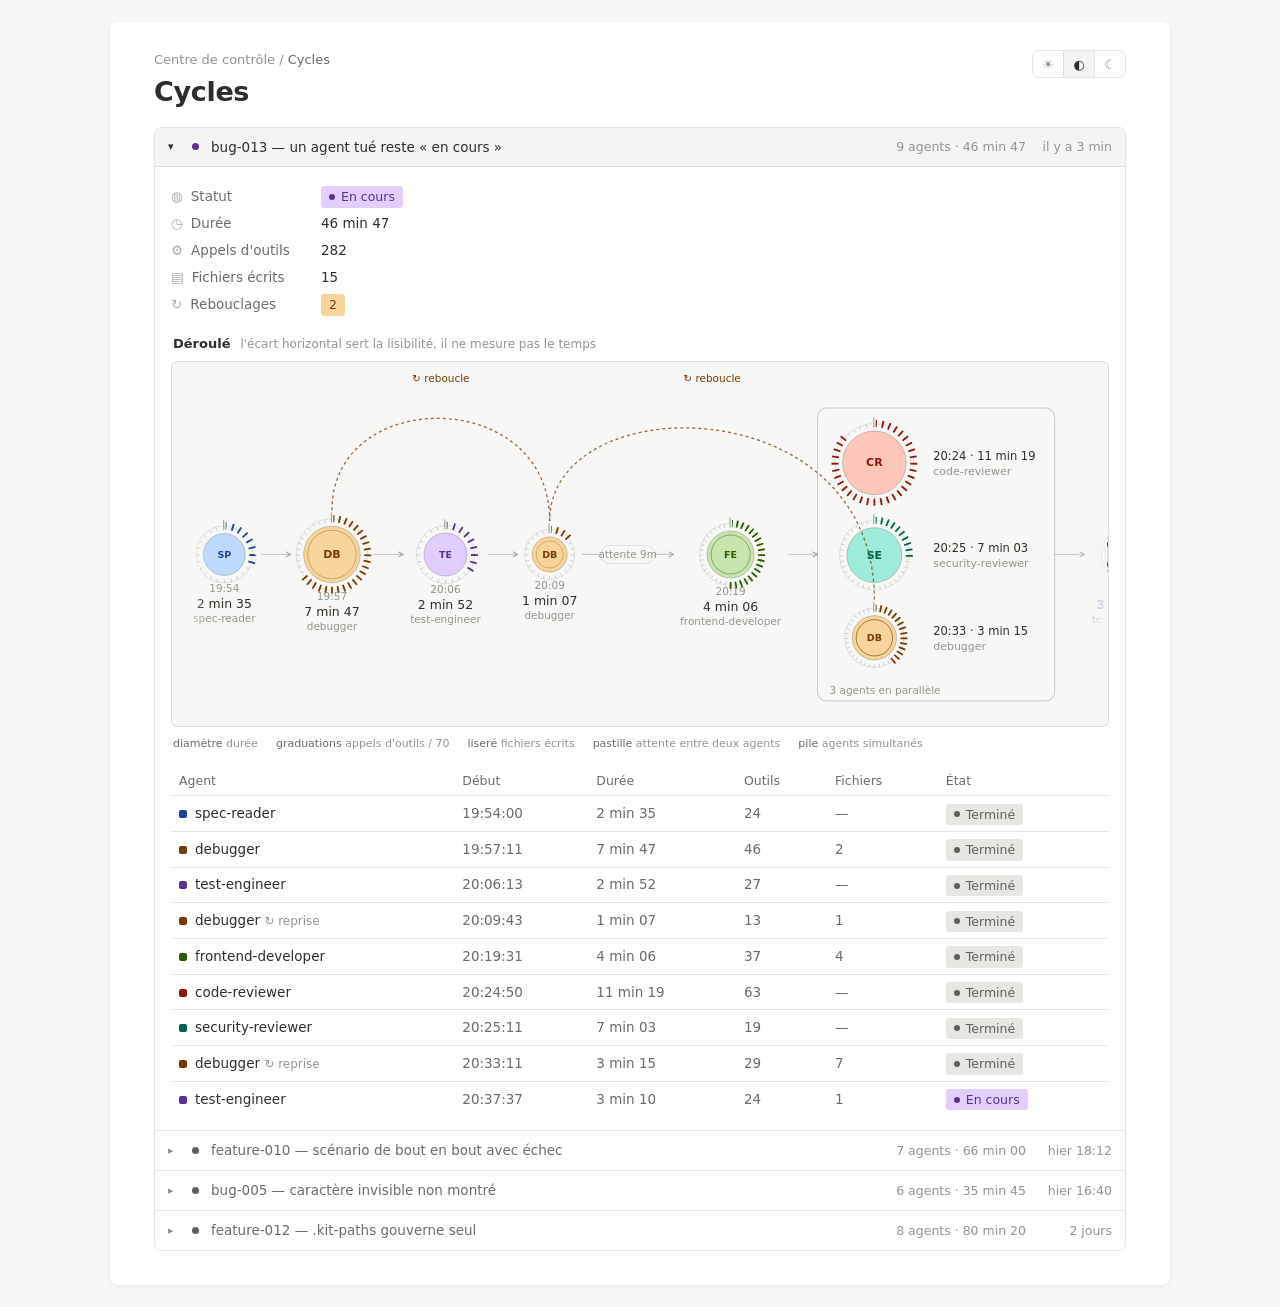
<file: control-center/maquettes/2026-09-15-diagramme-reference.html>
<!doctype html><html lang="fr"><head><meta charset="utf-8"><style>
:root{
 --pg:#f7f7f5;--bloc:#ffffff;--creux:#f7f7f5;--bd:rgba(0,0,0,.10);
 --bd2:rgba(0,0,0,.19);--cadre:rgba(0,0,0,.20);--hv:rgba(0,0,0,.026);--sel:rgba(0,0,0,.045);
 --tx:#2f2e2b;--t2:#6b6b68;--t3:#93938f;--neutre:#5f5f5c;--f-neutre:#e6e6e3;
 --a-spec:#1f439d;--a-dbg:#753c00;--a-test:#5a3090;--a-front:#2d5a00;
 --a-revue:#8c180b;--a-secu:#006349;
 --f-spec:#bed9ff;--f-dbg:#f6d49b;--f-test:#e1ceff;--f-front:#c7e5ac;
 --f-revue:#ffc6b9;--f-secu:#9debd8;
 --ombre:0 1px 3px rgba(15,15,15,.09); color-scheme:light}
@media (prefers-color-scheme:dark){:root:not([data-theme="clair"]){
 --pg:#191919;--bloc:#1c1c1c;--creux:#191919;--bd:rgba(255,255,255,.085);
 --bd2:rgba(255,255,255,.16);--cadre:rgba(255,255,255,.20);--hv:rgba(255,255,255,.045);
 --sel:rgba(255,255,255,.08);
 --tx:#e4e2de;--t2:#9b9b9b;--t3:#6f6f6f;--neutre:#8a8a8a;--f-neutre:#2f2f2f;
 --a-spec:#7aa2f7;--a-dbg:#d9a441;--a-test:#bb9af7;--a-front:#9ece6a;
 --a-revue:#e08272;--a-secu:#5ec4ad;
 --f-spec:#2e374a;--f-dbg:#433822;--f-test:#3d354a;--f-front:#36412b;
 --f-revue:#45302d;--f-secu:#283f3a;
 --ombre:none; color-scheme:dark}}
:root[data-theme="sombre"]{
 --pg:#191919;--bloc:#1c1c1c;--creux:#191919;--bd:rgba(255,255,255,.085);
 --bd2:rgba(255,255,255,.16);--cadre:rgba(255,255,255,.20);--hv:rgba(255,255,255,.045);
 --sel:rgba(255,255,255,.08);
 --tx:#e4e2de;--t2:#9b9b9b;--t3:#6f6f6f;--neutre:#8a8a8a;--f-neutre:#2f2f2f;
 --a-spec:#7aa2f7;--a-dbg:#d9a441;--a-test:#bb9af7;--a-front:#9ece6a;
 --a-revue:#e08272;--a-secu:#5ec4ad;
 --f-spec:#2e374a;--f-dbg:#433822;--f-test:#3d354a;--f-front:#36412b;
 --f-revue:#45302d;--f-secu:#283f3a;
 --ombre:none; color-scheme:dark}
*{box-sizing:border-box}
body{margin:0;background:var(--pg);filter:none;padding:22px;color:var(--tx);
 font:15px/1.55 ui-sans-serif,-apple-system,BlinkMacSystemFont,"Segoe UI",system-ui,sans-serif;
 -webkit-font-smoothing:antialiased}
.page{color:var(--tx);background:var(--bloc);border-radius:8px;box-shadow:var(--ombre);padding:28px 44px 34px;
 max-width:1060px;margin:0 auto}
.haut{display:flex;align-items:flex-start;justify-content:space-between;margin-bottom:18px}
.fil{font-size:13px;color:var(--t3)}
.theme{display:flex;border:1px solid var(--bd);border-radius:7px;overflow:hidden}
.theme button{all:unset;cursor:pointer;width:30px;height:26px;display:grid;place-items:center;
 font-size:13px;color:var(--t3);line-height:1}
.theme button+button{border-left:1px solid var(--bd)}
.theme button[aria-pressed="true"]{background:var(--sel);color:var(--tx)}
.theme button:focus-visible{outline:2px solid var(--a-spec);outline-offset:-2px}
.fil b{font-weight:400;color:var(--t2)}
h1{font-size:27px;line-height:1.2;font-weight:700;margin:0 0 16px;letter-spacing:-.012em}
.liste{border:1px solid var(--bd);border-radius:7px;overflow:hidden}
.lg{display:flex;align-items:center;gap:12px;padding:9px 13px;font-size:13.5px;border-bottom:1px solid var(--bd)}
.lg:last-child{border-bottom:none}
.lg.on{background:var(--sel)}
.lg .ch{width:12px;color:var(--t3);font-size:11px}
.lg.on .ch{color:var(--tx)}
.lg .nm{flex:1;color:var(--t2)}
.lg.on .nm{color:var(--tx);font-weight:500}
.lg .mt{color:var(--t3);font-size:12.5px;font-variant-numeric:tabular-nums}
.lg .st{width:7px;height:7px;border-radius:50%}
.detail{padding:16px 16px 14px;background:var(--bloc);border-bottom:1px solid var(--bd)}
.prop{display:flex;align-items:center;min-height:27px;font-size:13.5px}
.prop .lab{width:150px;flex:0 0 150px;color:var(--t2)}
.prop .lab i{font-style:normal;opacity:.55;margin-right:8px}
.prop .v{font-variant-numeric:tabular-nums}
.pill{display:inline-flex;align-items:center;gap:6px;border-radius:3px;padding:1px 8px;font-size:12.5px}
.pt{width:6px;height:6px;border-radius:50%;background:currentColor}
.bt{display:flex;align-items:baseline;gap:10px;margin:16px 2px 6px}
.bt b{font-size:13px;font-weight:600}
.bt span{font-size:12px;color:var(--t3)}
.piste{position:relative;border:1px solid var(--bd);border-radius:6px;background:var(--creux)}
.defile{overflow-x:auto;overflow-y:hidden;padding:8px 0 2px}
.defile::-webkit-scrollbar{height:9px}
.defile::-webkit-scrollbar-track{background:transparent}
.defile::-webkit-scrollbar-thumb{background:#cfcfcb;border-radius:5px}
.voile{position:absolute;top:1px;bottom:11px;width:34px;pointer-events:none}
.voile.g{left:1px;background:linear-gradient(90deg,var(--creux),transparent)}
.voile.d{right:1px;background:linear-gradient(270deg,var(--creux),transparent)}
.ech{display:flex;flex-wrap:wrap;gap:5px 18px;margin:8px 2px 0;font-size:11px;color:var(--t3)}
.ech u{text-decoration:none;color:var(--t2)}
table{width:100%;border-collapse:collapse;font-size:13.5px;margin-top:14px}
th{text-align:left;font-weight:400;color:var(--t2);font-size:12.5px;padding:5px 8px;border-bottom:1px solid var(--bd)}
td{padding:6px 8px;border-bottom:1px solid var(--bd)}
tr:last-child td{border-bottom:none}
tr:hover td{background:var(--hv)}
td.n{font-variant-numeric:tabular-nums;color:var(--t2)}
.dot{width:8px;height:8px;border-radius:2px;display:inline-block;margin-right:8px}
.mini{color:var(--t3);font-size:12px}
</style></head><script>
/* avant tout rendu : sinon la page clignote dans le mauvais thème */
try{var t=localStorage.getItem('theme');if(t==='clair'||t==='sombre')
 document.documentElement.setAttribute('data-theme',t);}catch(e){}
</script><body><div class="page" id="p"></div>
<script>
const CYCLES=[
 {n:'bug-013 — un agent tué reste « en cours »',q:'il y a 3 min',ag:9,d:2807,et:'en cours',ouvert:1},
 {n:'feature-010 — scénario de bout en bout avec échec',q:'hier 18:12',ag:7,d:3960,et:'terminé'},
 {n:'bug-005 — caractère invisible non montré',q:'hier 16:40',ag:6,d:2145,et:'terminé'},
 {n:'feature-012 — .kit-paths gouverne seul',q:'2 jours',ag:8,d:4820,et:'terminé'},
];
const AG=[
 {t:'spec-reader',      h:'19:54:00',d:155,o:24,f:0,k:'spec'},
 {t:'debugger',         h:'19:57:11',d:467,o:46,f:2,k:'dbg'},
 {t:'test-engineer',    h:'20:06:13',d:172,o:27,f:0,k:'test'},
 {t:'debugger',         h:'20:09:43',d:67, o:13,f:1,k:'dbg',rep:1},
 {t:'frontend-developer',h:'20:19:31',d:246,o:37,f:4,k:'front'},
 {t:'code-reviewer',    h:'20:24:50',d:679,o:63,f:0,k:'revue'},
 {t:'security-reviewer',h:'20:25:11',d:423,o:19,f:0,k:'secu'},
 {t:'debugger',         h:'20:33:11',d:195,o:29,f:7,k:'dbg',rep:1},
 {t:'test-engineer',    h:'20:37:37',d:190,o:24,f:1,k:'test',act:1},
];
const SIGLE={'spec-reader':'SP','debugger':'DB','test-engineer':'TE','frontend-developer':'FE',
 'code-reviewer':'CR','security-reviewer':'SE'};
const C={spec:'var(--a-spec)',dbg:'var(--a-dbg)',test:'var(--a-test)',front:'var(--a-front)',revue:'var(--a-revue)',secu:'var(--a-secu)'};
const F={spec:'var(--f-spec)',dbg:'var(--f-dbg)',test:'var(--f-test)',front:'var(--f-front)',revue:'var(--f-revue)',secu:'var(--f-secu)'};
const T={bloc:'var(--creux)',bd:'var(--bd)',bd2:'var(--bd2)',cadre:'var(--cadre)',
 tx:'var(--tx)',t2:'var(--t2)',t3:'var(--t3)',ye:'var(--a-dbg)'};
const NS='http://www.w3.org/2000/svg',OMAX=70;
const sec=h=>{const[a,b,c]=h.split(':').map(Number);return a*3600+b*60+c};
const hm=h=>h.slice(0,5);
const dur=s=>s>=60?Math.floor(s/60)+' min '+String(s%60).padStart(2,'0'):s+' s';
const E=(n,a,t)=>{const e=document.createElementNS(NS,n);for(const k in a)if(a[k]!=null)e.setAttribute(k,a[k]);
 if(t!==undefined)e.textContent=t;return e};
const larg=(t,px)=>t.length*px*0.56;
AG.forEach(a=>{a.s=sec(a.h);a.x2=a.s+a.d;a.r=11+Math.sqrt(a.d)*0.80});

/* ── découpage en créneaux : soit un agent seul, soit un groupe simultané ── */
const SLOTS=[];
for(let i=0;i<AG.length;){
 let j=i,f=AG[i].x2;
 while(j+1<AG.length&&AG[j+1].s<f-2){f=Math.max(f,AG[j+1].x2);j++;}
 SLOTS.push(j>i?{par:AG.slice(i,j+1)}:{un:AG[i]}); i=j+1;
}
const ECART=30, PAD=12, INTER=11;
SLOTS.forEach(S=>{
 if(S.un){const a=S.un;
  S.demi=Math.max(a.r+13,larg(a.t,10.5)/2+4,larg(dur(a.d),12.5)/2+4,26);
  S.haut=a.r+13; S.bas=a.r+13+46;
 }else{
  const m=S.par, R=Math.max(...m.map(a=>a.r));
  const tw=Math.max(...m.map(a=>Math.max(larg(a.t,11),larg(hm(a.h)+' · '+dur(a.d),11.5))));
  S.R=R; S.tw=tw;
  S.lignes=m.map(a=>Math.max(2*(a.r+11),42));
  const bh=S.lignes.reduce((x,v)=>x+v,0)+INTER*(m.length-1)+2*PAD+18;
  S.bh=bh; S.bw=PAD+2*R+26+14+tw+PAD;
  S.demi=S.bw/2; S.haut=bh/2; S.bas=bh/2;
 }});
let cur=16;
SLOTS.forEach((S,i)=>{ if(i){const p=SLOTS[i-1], pf=p.un?p.un.x2:Math.max(...p.par.map(a=>a.x2)),
  nd=S.un?S.un.s:Math.min(...S.par.map(a=>a.s)); S.att=nd-pf; cur+=ECART+(S.att>120?62:0);}
 cur+=S.demi; S.x=cur; cur+=S.demi;});
const LARGE=Math.ceil(cur+16);
const HAUTEUR_HAUT=Math.max(...SLOTS.map(S=>S.haut)), HAUTEUR_BAS=Math.max(...SLOTS.map(S=>S.bas));
const AXE=38+HAUTEUR_HAUT, HAUT=AXE+HAUTEUR_BAS+16;

function graphe(sv){
 /* liens entre créneaux, sur l'axe */
 for(let i=0;i<SLOTS.length-1;i++){const a=SLOTS[i],b=SLOTS[i+1],
  x1=a.x+a.demi,x2=b.x-b.demi;
  sv.appendChild(E('line',{x1,y1:AXE,x2,y2:AXE,stroke:T.bd2,'stroke-width':1.2}));
  sv.appendChild(E('path',{d:`M ${x2-5} ${AXE-2.6} L ${x2} ${AXE} L ${x2-5} ${AXE+2.6}`,
   fill:'none',stroke:T.t3,'stroke-width':1,'stroke-linejoin':'round'}));
  if(b.att>120){const mx=(x1+x2)/2;
   sv.appendChild(E('rect',{x:mx-27,y:AXE-9,width:54,height:18,rx:9,fill:T.bloc,stroke:T.bd,'stroke-width':1}));
   sv.appendChild(E('text',{x:mx,y:AXE+4,'text-anchor':'middle','font-size':10.5,fill:T.t3},
    'attente '+Math.round(b.att/60)+'m'));}}

 const pose=(a,cx,cy)=>{
  const c=C[a.k],TK=a.r<22?24:a.r<32?36:52,n=Math.round(TK*Math.min(a.o/OMAX,1)),r0=a.r+4;
  a.cx=cx;a.cy=cy;
  sv.appendChild(E('circle',{cx,cy,r:r0+3.5,fill:'none',stroke:T.bd,'stroke-width':1}));
  for(let i=0;i<TK;i++){const g=(-90+2.4+i*(360-4.8)/TK)*Math.PI/180,on=i<n;
   sv.appendChild(E('line',{x1:cx+Math.cos(g)*r0,y1:cy+Math.sin(g)*r0,
    x2:cx+Math.cos(g)*(r0+(on?7:3.2)),y2:cy+Math.sin(g)*(r0+(on?7:3.2)),
    stroke:on?c:T.bd2,'stroke-width':on?1.8:1}));}
  sv.appendChild(E('line',{x1:cx,y1:cy-r0+.5,x2:cx,y2:cy-r0-8.5,stroke:T.bloc,'stroke-width':2.6}));
  sv.appendChild(E('line',{x1:cx-.6,y1:cy-r0+.5,x2:cx-.6,y2:cy-r0-9.5,stroke:T.t3,'stroke-width':1}));
  sv.appendChild(E('circle',{cx,cy,r:a.r,fill:F[a.k],stroke:a.act?c:T.bd2,
   'stroke-width':a.act?1.8:1}));
  if(a.f)sv.appendChild(E('circle',{cx,cy,r:a.r-4,fill:'none',stroke:c,'stroke-width':1,
   opacity:(0.22+Math.min(a.f,8)/8*0.45).toFixed(2)}));
  if(a.act)sv.appendChild(E('circle',{cx,cy,r:a.r+3.5,fill:'none',stroke:c,'stroke-width':1,opacity:.45}));
  sv.appendChild(E('text',{x:cx,y:cy+3.6,'text-anchor':'middle','font-size':a.r>26?11:9.5,
   'font-weight':600,fill:c},SIGLE[a.t]));};

 SLOTS.forEach(S=>{
  if(S.un){const a=S.un,cx=S.x,cy=AXE; pose(a,cx,cy);
   const yb=cy+a.r+17;
   sv.appendChild(E('text',{x:cx,y:yb,'text-anchor':'middle','font-size':10.5,fill:T.t3},hm(a.h)));
   sv.appendChild(E('text',{x:cx,y:yb+16,'text-anchor':'middle','font-size':12.5,
    'font-weight':a.act?600:400,fill:a.act?C[a.k]:T.tx},dur(a.d)));
   sv.appendChild(E('text',{x:cx,y:yb+30,'text-anchor':'middle','font-size':10.5,fill:T.t3},a.t));
  }else{
   const m=S.par,x0=S.x-S.demi,x1=S.x+S.demi,y0=AXE-S.bh/2,y1=AXE+S.bh/2;
   sv.appendChild(E('rect',{x:x0,y:y0,width:S.bw,height:S.bh,rx:9,fill:'none',
    stroke:T.cadre,'stroke-width':1}));
   const lbl=m.length+' agents en parallèle', lw=larg(lbl,10.5)+14;
   sv.appendChild(E('rect',{x:x0+PAD-7,y:y1-21,width:lw,height:19,fill:T.bloc}));
   sv.appendChild(E('text',{x:x0+PAD,y:y1-7,'font-size':10.5,fill:T.t3},lbl));
   const cx=x0+PAD+S.R+13, tx=x0+PAD+2*S.R+26+14;
   let y=y0+PAD;
   /* accolade : elle relie les trois lignes d'un même moment */

   m.forEach((a,i)=>{const h=S.lignes[i],cy=y+h/2; pose(a,cx,cy);
    sv.appendChild(E('text',{x:tx,y:cy-3,'font-size':11.5,'font-weight':a.act?600:400,
     fill:T.tx},hm(a.h)+' · '+dur(a.d)));
    sv.appendChild(E('text',{x:tx,y:cy+12,'font-size':11,fill:T.t3},a.t));
    y+=h+INTER;});
  }});
 /* rebouclages, tracés une fois que chaque agent connaît sa place */
 [[3,1],[7,3]].forEach(([di,vi])=>{const de=AG[di],ve=AG[vi],h=16;
  sv.appendChild(E('path',{d:`M ${de.cx} ${de.cy-de.r-16} C ${de.cx} ${h}, ${ve.cx} ${h}, ${ve.cx} ${ve.cy-ve.r-16}`,
   fill:'none',stroke:T.ye,'stroke-width':1.3,'stroke-dasharray':'3 3',opacity:.75}));
  sv.appendChild(E('text',{x:(de.cx+ve.cx)/2,y:h-4,'text-anchor':'middle','font-size':10.5,
   fill:T.ye},'↻ reboucle'));});
}
const T0=AG[0].s,T1=Math.max(...AG.map(a=>a.x2));
const tot=T1-T0,ou=AG.reduce((x,a)=>x+a.o,0),fi=AG.reduce((x,a)=>x+a.f,0);
const etat={'en cours':'var(--a-test)','terminé':'var(--neutre)'};
document.getElementById('p').innerHTML=`
<div class="haut">
  <div><div class="fil">Centre de contrôle / <b>Cycles</b></div><h1 style="margin:6px 0 0">Cycles</h1></div>
  <div class="theme" role="group" aria-label="Thème de l'interface">
   <button aria-pressed="false" title="Thème clair" aria-label="Thème clair">☀</button>
   <button aria-pressed="true"  title="Suivre le système" aria-label="Suivre le système">◐</button>
   <button aria-pressed="false" title="Thème sombre" aria-label="Thème sombre">☾</button>
  </div></div>
<div class="liste">
${CYCLES.map(c=>`<div class="lg ${c.ouvert?'on':''}">
 <span class="ch">${c.ouvert?'▾':'▸'}</span><span class="st" style="background:${etat[c.et]}"></span>
 <span class="nm">${c.n}</span><span class="mt">${c.ag} agents · ${dur(c.d)}</span>
 <span class="mt" style="width:74px;text-align:right">${c.q}</span></div>${c.ouvert?`
<div class="detail">
 <div class="prop"><div class="lab"><i>◍</i>Statut</div>
  <span class="pill" style="background:var(--f-test);color:var(--a-test)"><span class="pt"></span>En cours</span></div>
 <div class="prop"><div class="lab"><i>◷</i>Durée</div><span class="v">${dur(tot)}</span></div>
 <div class="prop"><div class="lab"><i>⚙</i>Appels d'outils</div><span class="v">${ou}</span></div>
 <div class="prop"><div class="lab"><i>▤</i>Fichiers écrits</div><span class="v">${fi}</span></div>
 <div class="prop"><div class="lab"><i>↻</i>Rebouclages</div>
  <span class="pill" style="background:var(--f-dbg);color:var(--a-dbg)">2</span></div>
 <div class="bt"><b>Déroulé</b><span>l'écart horizontal sert la lisibilité, il ne mesure pas le temps</span></div>
 <div class="piste"><div class="defile"><svg width="${LARGE}" height="${HAUT}"
   viewBox="0 0 ${LARGE} ${HAUT}" style="width:${LARGE}px;min-width:${LARGE}px"></svg></div>
  <div class="voile g"></div><div class="voile d"></div></div>
 <div class="ech"><span><u>diamètre</u> durée</span><span><u>graduations</u> appels d'outils / 70</span>
  <span><u>liseré</u> fichiers écrits</span><span><u>pastille</u> attente entre deux agents</span>
  <span><u>pile</u> agents simultanés</span></div>
 <table><thead><tr><th>Agent</th><th>Début</th><th>Durée</th><th>Outils</th><th>Fichiers</th><th>État</th></tr></thead>
 <tbody>${AG.map(a=>`<tr>
  <td><span class="dot" style="background:${C[a.k]}"></span>${a.t}${a.rep?' <span class="mini">↻ reprise</span>':''}</td>
  <td class="n">${a.h}</td><td class="n">${dur(a.d)}</td><td class="n">${a.o}</td><td class="n">${a.f||'—'}</td>
  <td><span class="pill" style="background:${a.act?'var(--f-test)':'var(--f-neutre)'};color:${a.act?'var(--a-test)':'var(--neutre)'}">
   <span class="pt"></span>${a.act?'En cours':'Terminé'}</span></td></tr>`).join('')}</tbody></table>
</div>`:''}`).join('')}</div>`;
graphe(document.querySelector('svg'));
(function(){
 const b=[...document.querySelectorAll('.theme button')], val=['clair','systeme','sombre'];
 let cur='systeme'; try{cur=localStorage.getItem('theme')||'systeme'}catch(e){}
 const applique=v=>{
  if(v==='systeme')document.documentElement.removeAttribute('data-theme');
  else document.documentElement.setAttribute('data-theme',v);
  b.forEach((x,i)=>x.setAttribute('aria-pressed',String(val[i]===v)));
  try{v==='systeme'?localStorage.removeItem('theme'):localStorage.setItem('theme',v)}catch(e){}
 };
 b.forEach((x,i)=>x.addEventListener('click',()=>applique(val[i])));
 applique(cur);
})();
</script></body></html>
</file>
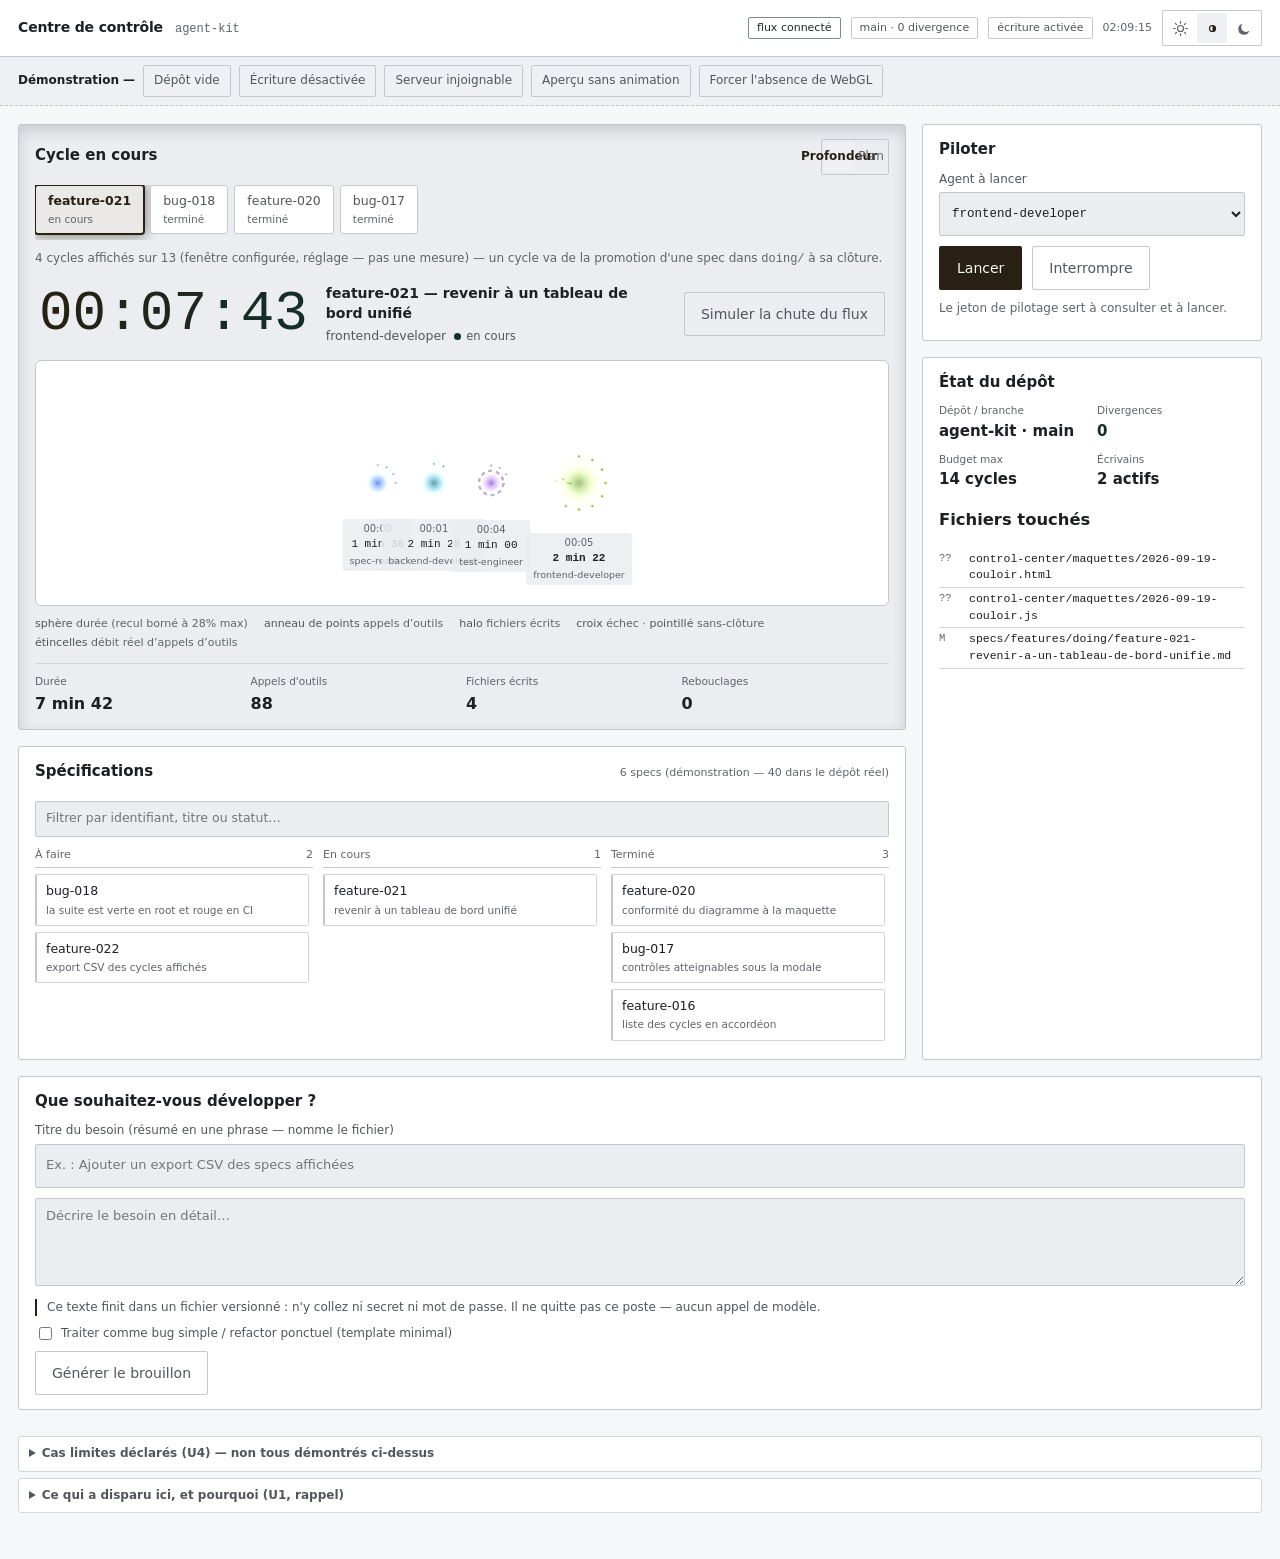
<file: control-center/maquettes/2026-09-19-couloir.html>
<!doctype html>
<html lang="fr">
<head>
<meta charset="utf-8">
<meta name="viewport" content="width=device-width, initial-scale=1">
<title>Maquette — « Le Couloir » (feature-021, 3ᵉ passage)</title>
<!--
  MAQUETTE DE VALIDATION — feature-021, parti pris « Le Couloir » (3ᵉ passage
  ux-ui-designer, 2026-09-19). Fichier NEUF : ne modifie AUCUNE ligne de
  `2026-09-19-mono-ecran.html`, qui reste en place pour comparaison.
  Ce fichier est HORS de `control-center/web/` : il ne représente PAS ce qui
  est servi, et s'ouvre en `file://`. Contraintes tenues malgré ça (voir
  `control-center/maquettes/2026-09-19-couloir.js` pour le détail) :

  - AUCUNE ressource distante, AUCUNE dépendance tierce, AUCUNE bibliothèque
    WebGL (ADR-0006 tient sans exception) : deux fichiers, cette page et son
    script, rien d'autre.
  - AUCUN `<script>` inline, nulle part.
  - Un seul `<style>` dans le head : AUTORISÉ (`style-src 'unsafe-inline'`).
  - Pas de `type="module"` : les modules ES sont refusés en `file://`.
  - Tous les hexadécimaux sont dans le bloc `:root` ci-dessous, recopiés tels
    quels depuis `control-center/web/app.css` (lignes 26-312) — aucun jeton
    inventé, aucune couleur ailleurs dans cette feuille.

  U1 (ce qui disparaît) reste celui des passages précédents — inchangé ici :
  pas de colonne de navigation, pas d'onglets de section, pas d'accordéon,
  pas de `.table-passages`, pas de liste de commits, pas de panneau
  Événements permanent, pas de `#compteur-prompt`.

  SEUL LE PANNEAU 1 (Cycle en cours) EST REFAIT : deux modes — Profondeur
  (scène WebGL écrite à la main, défaut) et Plan (le rendu SVG, repris
  INTACT AU BIT PRÈS de la première maquette — ADR-0025/ADR-0026 ne sont
  donc PAS révoqués, ils gouvernent ce mode). Les panneaux 2 à 5 (Piloter,
  Spécifications, État du dépôt, Développer) sont inchangés.
-->
<style>
/* ============================== :root — jetons ==========================
 * Recopié VERBATIM depuis control-center/web/app.css (lignes 26-312, commit
 * d1838ed). Rien n'est modifié, rien n'est ajouté : c'est la même palette,
 * les deux mêmes thèmes, les mêmes identités d'agent. Voir app.css pour les
 * commentaires de méthode (mappage de gamut, marge de contraste, etc.) —
 * non reproduits ici pour ne pas laisser deux versions d'un même
 * raisonnement diverger avec le temps. */
:root {
  /* -- littéraux clairs -- */
  --clair-fond:        #f5f7f9;
  --clair-surface:     #ffffff;
  --clair-surface-2:   #eef0f4;
  --clair-creux:       #ebedf1;
  --clair-trait:       #c4c7ce;
  --clair-trait-fin:   #d3d6db;
  --clair-contour-etat: #777777;
  --clair-texte:       #1d1f23;
  --clair-texte-doux:  #52555c;
  --clair-texte-faible:#60636a;
  --clair-accent:      #282012;
  --clair-actif:       #142f28;
  --clair-alerte:      #3f260e;
  --clair-echec:       #560b03;
  --clair-ombre: rgba(29, 31, 35, 0.16);
  --clair-a-backend-developer: #005568;
  --clair-f-backend-developer: #9ae6ff;
  --clair-a-security-reviewer: #00594b;
  --clair-f-security-reviewer: #9debd8;
  --clair-a-test-engineer:     #5a3090;
  --clair-f-test-engineer:     #dfd0ff;
  --clair-a-spec-reader:       #1f439d;
  --clair-f-spec-reader:       #c7daff;
  --clair-a-code-reviewer:     #8c190a;
  --clair-f-code-reviewer:     #ffcbc1;
  --clair-a-debugger:          #644500;
  --clair-f-debugger:          #f6d49b;
  --clair-a-doc-writer:        #7a1e6a;
  --clair-f-doc-writer:        #fdc5ee;
  --clair-a-frontend-developer:#375700;
  --clair-f-frontend-developer:#c7e5ab;
  --clair-a-neutre:            #4c4c4c;
  --clair-f-neutre:            #d9d9d9;

  /* -- littéraux sombres -- */
  --sombre-fond:        #14171a;
  --sombre-surface:     #1b1f23;
  --sombre-surface-2:   #22272c;
  --sombre-creux:       #101315;
  --sombre-trait:       #2e343a;
  --sombre-trait-fin:   #262b30;
  --sombre-contour-etat: #828282;
  --sombre-texte:       #e8e6e1;
  --sombre-texte-doux:  #a8b0b7;
  --sombre-texte-faible:#8a9299;
  --sombre-accent:      #f1dfbf;
  --sombre-actif:       #7df0d6;
  --sombre-alerte:      #f6cba5;
  --sombre-echec:       #fdc5ba;
  --sombre-ombre: rgba(0, 0, 0, 0.45);
  --sombre-voile: rgba(29, 31, 35, 0.45);
  --sombre-a-backend-developer: #25c0e6;
  --sombre-f-backend-developer: #001f27;
  --sombre-a-security-reviewer: #2dc8ac;
  --sombre-f-security-reviewer: #00211a;
  --sombre-a-test-engineer:     #bb9af4;
  --sombre-f-test-engineer:     #250047;
  --sombre-a-spec-reader:       #84acff;
  --sombre-f-spec-reader:       #000c54;
  --sombre-a-code-reviewer:     #f58d7b;
  --sombre-f-code-reviewer:     #390200;
  --sombre-a-debugger:          #d9a440;
  --sombre-f-debugger:          #261800;
  --sombre-a-doc-writer:        #e18dcd;
  --sombre-f-doc-writer:        #33002b;
  --sombre-a-frontend-developer:#92be62;
  --sombre-f-frontend-developer:#112000;
  --sombre-a-neutre:            #aeaeae;
  --sombre-f-neutre:            #1b1b1b;

  /* ---- jetons servis (clair, défaut) ---- */
  --fond:        var(--clair-fond);
  --surface:     var(--clair-surface);
  --surface-2:   var(--clair-surface-2);
  --creux:       var(--clair-creux);
  --trait:       var(--clair-trait);
  --trait-fin:   var(--clair-trait-fin);
  --contour-etat:var(--clair-contour-etat);
  --texte:       var(--clair-texte);
  --texte-doux:  var(--clair-texte-doux);
  --texte-faible:var(--clair-texte-faible);
  --accent:      var(--clair-accent);
  --actif:       var(--clair-actif);
  --alerte:      var(--clair-alerte);
  --echec:       var(--clair-echec);
  --ombre: var(--clair-ombre);
  --voile: var(--sombre-voile);
  --a-backend-developer: var(--clair-a-backend-developer);
  --f-backend-developer: var(--clair-f-backend-developer);
  --a-security-reviewer: var(--clair-a-security-reviewer);
  --f-security-reviewer: var(--clair-f-security-reviewer);
  --a-test-engineer:     var(--clair-a-test-engineer);
  --f-test-engineer:     var(--clair-f-test-engineer);
  --a-spec-reader:       var(--clair-a-spec-reader);
  --f-spec-reader:       var(--clair-f-spec-reader);
  --a-code-reviewer:     var(--clair-a-code-reviewer);
  --f-code-reviewer:     var(--clair-f-code-reviewer);
  --a-debugger:          var(--clair-a-debugger);
  --f-debugger:          var(--clair-f-debugger);
  --a-doc-writer:        var(--clair-a-doc-writer);
  --f-doc-writer:        var(--clair-f-doc-writer);
  --a-frontend-developer:var(--clair-a-frontend-developer);
  --f-frontend-developer:var(--clair-f-frontend-developer);
  --a-neutre:            var(--clair-a-neutre);
  --f-neutre:            var(--clair-f-neutre);
  --rebouclage: var(--a-debugger);
  --mono: ui-monospace, "SF Mono", SFMono-Regular, Menlo, Consolas, "Liberation Mono", monospace;
  --sans: system-ui, -apple-system, "Segoe UI", Roboto, "Helvetica Neue", sans-serif;
  --hauteur-barre: 62px;
  color-scheme: light;
}

@media (prefers-color-scheme: dark) {
  :root:not([data-theme="clair"]) {
    --fond:        var(--sombre-fond);
    --surface:     var(--sombre-surface);
    --surface-2:   var(--sombre-surface-2);
    --creux:       var(--sombre-creux);
    --trait:       var(--sombre-trait);
    --trait-fin:   var(--sombre-trait-fin);
    --contour-etat:var(--sombre-contour-etat);
    --texte:       var(--sombre-texte);
    --texte-doux:  var(--sombre-texte-doux);
    --texte-faible:var(--sombre-texte-faible);
    --accent:      var(--sombre-accent);
    --actif:       var(--sombre-actif);
    --alerte:      var(--sombre-alerte);
    --echec:       var(--sombre-echec);
    --ombre: var(--sombre-ombre);
    --voile: var(--sombre-voile);
    --a-backend-developer: var(--sombre-a-backend-developer);
    --f-backend-developer: var(--sombre-f-backend-developer);
    --a-security-reviewer: var(--sombre-a-security-reviewer);
    --f-security-reviewer: var(--sombre-f-security-reviewer);
    --a-test-engineer:     var(--sombre-a-test-engineer);
    --f-test-engineer:     var(--sombre-f-test-engineer);
    --a-spec-reader:       var(--sombre-a-spec-reader);
    --f-spec-reader:       var(--sombre-f-spec-reader);
    --a-code-reviewer:     var(--sombre-a-code-reviewer);
    --f-code-reviewer:     var(--sombre-f-code-reviewer);
    --a-debugger:          var(--sombre-a-debugger);
    --f-debugger:          var(--sombre-f-debugger);
    --a-doc-writer:        var(--sombre-a-doc-writer);
    --f-doc-writer:        var(--sombre-f-doc-writer);
    --a-frontend-developer:var(--sombre-a-frontend-developer);
    --f-frontend-developer:var(--sombre-f-frontend-developer);
    --a-neutre:            var(--sombre-a-neutre);
    --f-neutre:            var(--sombre-f-neutre);
    color-scheme: dark;
  }
}
:root[data-theme="sombre"] {
  --fond:        var(--sombre-fond);
  --surface:     var(--sombre-surface);
  --surface-2:   var(--sombre-surface-2);
  --creux:       var(--sombre-creux);
  --trait:       var(--sombre-trait);
  --trait-fin:   var(--sombre-trait-fin);
  --contour-etat:var(--sombre-contour-etat);
  --texte:       var(--sombre-texte);
  --texte-doux:  var(--sombre-texte-doux);
  --texte-faible:var(--sombre-texte-faible);
  --accent:      var(--sombre-accent);
  --actif:       var(--sombre-actif);
  --alerte:      var(--sombre-alerte);
  --echec:       var(--sombre-echec);
  --ombre: var(--sombre-ombre);
  --voile: var(--sombre-voile);
  --a-backend-developer: var(--sombre-a-backend-developer);
  --f-backend-developer: var(--sombre-f-backend-developer);
  --a-security-reviewer: var(--sombre-a-security-reviewer);
  --f-security-reviewer: var(--sombre-f-security-reviewer);
  --a-test-engineer:     var(--sombre-a-test-engineer);
  --f-test-engineer:     var(--sombre-f-test-engineer);
  --a-spec-reader:       var(--sombre-a-spec-reader);
  --f-spec-reader:       var(--sombre-f-spec-reader);
  --a-code-reviewer:     var(--sombre-a-code-reviewer);
  --f-code-reviewer:     var(--sombre-f-code-reviewer);
  --a-debugger:          var(--sombre-a-debugger);
  --f-debugger:          var(--sombre-f-debugger);
  --a-doc-writer:        var(--sombre-a-doc-writer);
  --f-doc-writer:        var(--sombre-f-doc-writer);
  --a-frontend-developer:var(--sombre-a-frontend-developer);
  --f-frontend-developer:var(--sombre-f-frontend-developer);
  --a-neutre:            var(--sombre-a-neutre);
  --f-neutre:            var(--sombre-f-neutre);
  color-scheme: dark;
}

/* ============================ style de la maquette ======================
 * Sous ce point : AUCUN hexadécimal, AUCUNE rgba() littérale — uniquement
 * des var(--jeton) résolus depuis le bloc ci-dessus. Vérifié par grep avant
 * de rendre (voir le rapport). */

* { box-sizing: border-box; }
html, body { height: 100%; }
body {
  margin: 0;
  background: var(--fond);
  color: var(--texte);
  font-family: var(--sans);
  font-size: 14px;
  line-height: 1.45;
}
h1, h2, h3 { font-family: var(--sans); }

/* ---------------- bandeau hôte (repris de app.css) ---------------- */
.bandeau-hote {
  position: fixed; top: 0; left: 0; right: 0; z-index: 25;
  display: flex; align-items: center; justify-content: space-between; gap: 14px;
  flex-wrap: wrap; padding: 10px 16px;
  background: var(--surface);
  border-bottom: 1px solid color-mix(in srgb, var(--echec) 50%, var(--trait));
}
.bandeau-hote[hidden] { display: none; }
.bandeau-hote p { margin: 0; font-size: 12.5px; color: var(--texte-doux); }

/* ---------------- barre (reprise de app.css) ---------------- */
.barre {
  display: flex; align-items: center; justify-content: space-between;
  gap: 16px; flex-wrap: wrap; padding: 10px 18px;
  background: var(--surface); border-bottom: 1px solid var(--trait);
  position: sticky; top: 0; z-index: 10;
}
.titre { display: flex; align-items: baseline; gap: 12px; min-width: 0; }
.marque { font-weight: 600; letter-spacing: -0.01em; }
.projet { font-family: var(--mono); font-size: 12px; color: var(--texte-faible); }
.etat-barre { display: flex; align-items: center; gap: 10px; flex-wrap: wrap; }
.jauge {
  font-family: var(--sans); font-size: 11px; padding: 2px 8px;
  border: 1px solid var(--trait); border-radius: 2px; color: var(--texte-doux);
  white-space: nowrap;
}
.jauge.ok { color: var(--actif); border-color: color-mix(in srgb, var(--actif) 40%, var(--trait)); }
.jauge.ko { color: var(--echec); border-color: color-mix(in srgb, var(--echec) 40%, var(--trait)); }
.jauge.lecture-seule { color: var(--accent); border-color: color-mix(in srgb, var(--accent) 45%, var(--trait)); }
.horodatage { font-family: var(--sans); font-size: 11px; color: var(--texte-faible); font-variant-numeric: tabular-nums; }

.bascule-theme {
  display: inline-flex; align-items: center; gap: 2px;
  border: 1px solid var(--trait); border-radius: 2px; padding: 2px;
}
.theme-bouton {
  display: inline-flex; align-items: center; justify-content: center;
  width: 30px; height: 30px; padding: 0;
  background: none; border: none; border-radius: 2px;
  color: var(--texte-faible); cursor: pointer;
}
.theme-bouton:hover { color: var(--texte); }
.theme-bouton:focus-visible { outline: 2px solid var(--accent); outline-offset: 1px; }
.theme-bouton[aria-checked="true"] { background: var(--surface-2); color: var(--accent); }

/* ---------------- panneau de démonstration (n'existe pas dans le produit) ----
 * Sert UNIQUEMENT à faire basculer la maquette dans les états déclarés par
 * U4, pour qu'un humain les VOIE plutôt que de les lire en prose. Distingué
 * visuellement (filet tireté) pour qu'il ne soit jamais confondu avec de
 * l'UI réelle. */
.demo-barre {
  display: flex; gap: 8px; flex-wrap: wrap; align-items: center;
  padding: 8px 18px; border-bottom: 1px dashed var(--trait);
  background: var(--surface-2);
  font-size: 12px; color: var(--texte-doux);
}
.demo-barre strong { color: var(--texte); font-weight: 600; }
.demo-bouton {
  min-height: 32px; padding: 4px 10px; background: none;
  border: 1px solid var(--trait); border-radius: 2px; color: var(--texte-doux);
  font: inherit; font-size: 12px; cursor: pointer;
}
.demo-bouton:hover { color: var(--texte); border-color: var(--texte-faible); }
.demo-bouton:focus-visible { outline: 2px solid var(--accent); outline-offset: 1px; }
.demo-bouton[aria-pressed="true"] { background: var(--surface); color: var(--accent); border-color: var(--accent); }

/* ============================ grille mono-écran (U2) =====================
 * main#tableau remplace .mise-en-page + .nav-sections + .contenu. Aucun
 * `hidden` statique : les cinq panneaux sont visibles au chargement — c'est
 * la condition centrale de cette spec (« l'état du projet se lit sans
 * interaction »). Ordre du DOM ci-dessous = ordre de lecture = ordre de
 * tabulation = ordre d'empilement mobile : cycle → piloter → specs → depot
 * → demande (U2, second passage). */
#tableau {
  display: grid;
  grid-template-columns: minmax(0, 1fr) 340px;
  grid-template-areas:
    "cycle   piloter"
    "cycle   depot"
    "specs   depot"
    "demande demande";
  gap: 16px;
  padding: 18px;
  max-width: 1360px;
  margin: 0 auto;
}
@media (max-width: 1024px) {
  /* Petit écran (cas limite déclaré) : empilement STRICT dans l'ordre du
   * DOM, jamais un défilement horizontal de page — seuls le diagramme, le
   * kanban et la bande de cycles gardent leur propre défilement interne. */
  #tableau { display: flex; flex-direction: column; }
}

.panneau {
  background: var(--surface);
  border: 1px solid var(--trait);
  border-radius: 3px;
  padding: 14px 16px;
  min-width: 0;
}
.panneau > h2:first-child, .panneau > .panneau-entete:first-child { margin-top: 0; }

/* S3 — le puits et le bureau : SEUL le panneau Cycle en cours est creusé.
 * Les quatre autres restent strictement plats (`--surface`, filet
 * `--trait`, aucune ombre) — règle appliquée nulle part ailleurs, à
 * vérifier par grep (PIEGES §22 : une correction qui s'arrête au premier
 * endroit signalé). */
.panneau-cycle {
  grid-area: cycle;
  background: var(--creux);
  box-shadow: inset 0 6px 14px var(--ombre);
}
.panneau-piloter { grid-area: piloter; }
.panneau-depot   { grid-area: depot; }
.panneau-specs   { grid-area: specs; }
.panneau-demande { grid-area: demande; }

.panneau h2 { margin: 0 0 10px; font-size: 15px; font-weight: 600; }
.panneau-entete { display: flex; align-items: baseline; justify-content: space-between; gap: 10px; margin-bottom: 8px; }
.note { margin: 0 0 8px; font-size: 12px; color: var(--texte-faible); }
.note.avert { color: var(--texte-doux); border-left: 2px solid var(--accent); padding-left: 10px; }
.vide { color: var(--texte-faible); font-size: 12px; font-style: italic; }

/* ---------------- bande de sélection des cycles (tablist) ---------------
 * Amendement accepté le 2026-09-19 : SEUL `role="tablist"` qui subsiste —
 * il ne navigue plus ENTRE DES SECTIONS, il choisit quel cycle ANTÉRIEUR
 * s'affiche dans ce panneau. Le cycle le plus récent est déjà affiché sans
 * aucun clic (premier onglet, sélectionné par défaut). */
.bande-cycles {
  display: flex; gap: 6px; overflow-x: auto; padding-bottom: 6px; margin-bottom: 10px;
}
.cycle-onglet {
  min-height: 44px; flex: none; display: flex; flex-direction: column; align-items: flex-start;
  gap: 2px; padding: 6px 12px; background: var(--surface); border: 1px solid var(--trait);
  border-radius: 3px; color: var(--texte-doux); font: inherit; font-size: 12.5px; cursor: pointer;
  white-space: nowrap;
}
.cycle-onglet:hover { color: var(--texte); border-color: var(--texte-faible); }
.cycle-onglet:focus-visible { outline: 2px solid var(--accent); outline-offset: 1px; }
.cycle-onglet[aria-selected="true"] {
  color: var(--accent); font-weight: 600; border-color: var(--accent);
  background: color-mix(in srgb, var(--accent) 10%, var(--surface));
}
.cycle-onglet .cycle-onglet-etat { font-size: 10.5px; color: var(--texte-faible); font-weight: 400; }

.cycle-vedette {
  display: flex; align-items: center; gap: 18px; flex-wrap: wrap;
  padding: 6px 4px 14px;
}
.cycle-vedette-info { flex: 1 1 220px; min-width: 0; }
.cycle-nom { margin: 0; font-size: 14px; font-weight: 600; overflow-wrap: anywhere; }
.cycle-agent-actuel { margin: 4px 0 0; font-size: 12.5px; color: var(--texte-doux); display: flex; align-items: center; gap: 8px; }

/* S2 — le chronomètre vedette. 56px, graisse 300, tabular-nums : EXTENSION
 * ASSUMÉE de l'échelle typographique (docs/DESIGN-SYSTEM.md §4, qui
 * plafonnait à 17px) — un seul jeton de couleur, `--texte`, aucune couleur
 * neuve. `data-fige="vrai"` bascule vers `--texte-faible` : c'est le
 * comportement le plus important à donner à voir dans cette maquette (« ne
 * pas figer un état périmé en le faisant passer pour frais »). */
.chrono {
  font-family: var(--mono); font-weight: 300; font-size: 56px; line-height: 1;
  font-variant-numeric: tabular-nums; color: var(--texte);
  flex: none;
}
.chrono[data-fige="vrai"] { color: var(--texte-faible); }
.chrono-legende { margin: 2px 0 0; font-size: 10.5px; color: var(--texte-faible); }

/* ---------------- champ de particules (S1) + diagramme ------------------
 * `.diagramme-cadre` est le conteneur NON scrollable : c'est LUI qui porte
 * `position: relative` et reçoit le canevas en `position: absolute; inset:
 * 0`. `.diagramme-scroll`, À L'INTÉRIEUR, est seul à défiler horizontalement
 * — le canevas ne doit jamais être son enfant, sinon il défilerait avec le
 * SVG et cesserait de couvrir tout le panneau. */
.diagramme-cadre {
  position: relative;
  background: var(--surface); border: 1px solid var(--trait); border-radius: 6px;
  margin-bottom: 10px; overflow: hidden;
}
.diagramme-scroll { position: relative; z-index: 1; overflow-x: auto; overflow-y: hidden; padding: 8px 0 2px; }
.diagramme-scroll:focus-visible { outline: 2px solid var(--accent); outline-offset: -2px; }
.dg-svg { display: block; }
.particules {
  position: absolute; inset: 0; z-index: 0; pointer-events: none;
  width: 100%; height: 100%;
}
.dg-voile { position: absolute; top: 1px; bottom: 11px; width: 34px; pointer-events: none; z-index: 2; }
.dg-voile.g { left: 1px; background: linear-gradient(90deg, var(--creux), transparent); }
.dg-voile.d { right: 1px; background: linear-gradient(270deg, var(--creux), transparent); }

/* -- grammaire du diagramme, reprise à l'identique de app.css (feature-020)
 * -- mêmes classes, mêmes jetons ; voir 2026-09-15-diagramme-reference.html
 * pour l'origine de la grammaire visuelle (anneau de graduations, liseret,
 * socle, arcs de rebouclage). Le diagramme n'est PAS redessiné. */
.dg-guide { fill: none; }
.dg-graduation { }
.dg-liseret { stroke-width: 1px; }
.dg-cercle { }
.dg-contour-plein { stroke-dasharray: none; }
.dg-contour-pointille { stroke-dasharray: 2 3; }
.dg-anneau-en-cours { stroke-width: 1; }
.dg-sigle { font-family: var(--mono); font-weight: 600; pointer-events: none; }
.dg-barre-zero-blanche { stroke-width: 2.6px; }
.dg-barre-zero-grise { stroke-width: 1px; }
.dg-socle-heure, .dg-socle-nom { font-family: var(--sans); fill: var(--texte-faible); font-variant-numeric: tabular-nums; }
.dg-socle-duree { font-family: var(--mono); fill: var(--texte); font-variant-numeric: tabular-nums; }
.dg-socle-duree.actif { font-weight: 700; }
.dg-cadre-simultane { stroke: var(--trait); stroke-width: 1; fill: none; }
.dg-libelle-cadre { font-family: var(--sans); fill: var(--texte-faible); }
.dg-lien { stroke: var(--trait); stroke-width: 1.2; }
.dg-lien-pointe { stroke: var(--texte-faible); stroke-width: 1; stroke-linejoin: round; }
.dg-pastille-attente rect { fill: var(--creux); stroke: var(--trait-fin); stroke-width: 1; }
.dg-pastille-attente text { font-family: var(--sans); font-size: 10.5px; fill: var(--texte-faible); }
.dg-arc-rebouclage { stroke: var(--rebouclage); stroke-width: 1.3; stroke-dasharray: 3 3; opacity: .75; fill: none; }
.dg-arc-libelle { font-family: var(--sans); fill: var(--rebouclage); }

.diagramme-legende {
  margin: 0; display: flex; flex-wrap: wrap; gap: 4px 16px; font-size: 11px; color: var(--texte-faible);
}
.diagramme-legende u { text-decoration: none; color: var(--texte-doux); }

.cycle-stats {
  display: grid; grid-template-columns: repeat(auto-fit, minmax(110px, 1fr));
  gap: 8px; margin: 12px 0 0; padding-top: 10px; border-top: 1px solid var(--trait-fin);
}
.cycle-stats div { display: flex; flex-direction: column; gap: 2px; }
.cycle-stats dt { margin: 0; font-size: 10.5px; color: var(--texte-faible); }
.cycle-stats dd { margin: 0; font-size: 16px; font-weight: 600; font-variant-numeric: tabular-nums; }

/* pastille d'attente (S3, complément) — pulsation CSS PURE : couverte par
 * la règle globale @media (prefers-reduced-motion: reduce) en bas de
 * fichier, PAS de JS nécessaire ici (contrairement à S1/S2). */
.pastille-etat { display: inline-flex; align-items: center; gap: 5px; font-size: 11.5px; }
.pastille-etat .point {
  width: 7px; height: 7px; border-radius: 50%; background: var(--actif); flex: none;
}
.pastille-etat.en-attente .point { animation: pulse-attente 2.4s ease-in-out infinite; }
@keyframes pulse-attente { 0%, 100% { opacity: .55; } 50% { opacity: 1; } }

/* ---------------- pilotage ---------------- */
.pilotage-select { display: flex; flex-direction: column; gap: 4px; margin-bottom: 10px; max-width: 320px; }
.pilotage-select label { font-size: 12px; color: var(--texte-doux); }
.pilotage-select select {
  background: var(--creux); border: 1px solid var(--trait); border-radius: 2px;
  color: var(--texte); font-family: var(--mono); font-size: 12.5px; padding: 6px 8px; min-height: 44px;
}
.pilotage-select select:focus-visible { outline: 2px solid var(--accent); outline-offset: 1px; }
.pilotage-boutons { display: flex; gap: 10px; flex-wrap: wrap; margin-top: 4px; }
.action-ecriture {
  min-height: 44px; min-width: 44px; padding: 8px 18px;
  background: var(--accent); color: var(--fond); border: none; border-radius: 2px;
  font-weight: 600; font: inherit; cursor: pointer;
}
.action-ecriture:hover { background: color-mix(in srgb, var(--accent) 88%, var(--texte)); }
.action-ecriture:focus-visible { outline: 2px solid var(--texte); outline-offset: 2px; }
.action-ecriture:disabled { opacity: 0.55; cursor: not-allowed; }
.pilotage-secondaire {
  min-height: 44px; min-width: 44px; padding: 8px 16px; background: none;
  border: 1px solid var(--trait); color: var(--texte-doux); border-radius: 2px; font: inherit; cursor: pointer;
}
.pilotage-secondaire:hover { color: var(--texte); border-color: var(--texte-faible); }
.pilotage-secondaire:focus-visible { outline: 2px solid var(--accent); outline-offset: 2px; }
.pilotage-secondaire:disabled { opacity: 0.55; cursor: not-allowed; }

/* ---------------- spécifications (kanban, repris de app.css) ---------------- */
.filtres { display: flex; gap: 10px; align-items: center; flex-wrap: wrap; margin-bottom: 10px; }
.filtres input[type="search"] {
  flex: 1 1 200px; min-height: 36px; background: var(--creux); border: 1px solid var(--trait);
  border-radius: 2px; color: var(--texte); font: inherit; font-size: 12.5px; padding: 6px 10px;
}
.filtres input[type="search"]:focus-visible { outline: 1px solid var(--accent); border-color: var(--accent); }
.compteur { font-family: var(--sans); font-size: 11px; color: var(--texte-faible); font-variant-numeric: tabular-nums; }
.kanban { display: flex; gap: 10px; overflow-x: auto; padding-bottom: 4px; align-items: start; }
.colonne { flex: 1 1 0; min-width: 190px; display: flex; flex-direction: column; gap: 6px; min-height: 0; }
.colonne-entete {
  display: flex; justify-content: space-between; align-items: baseline;
  font-family: var(--sans); font-size: 11px; color: var(--texte-faible); font-variant-numeric: tabular-nums;
  border-bottom: 1px solid var(--trait); padding-bottom: 5px;
  position: sticky; top: 0; background: var(--surface); z-index: 1;
}
.colonne-liste { display: flex; flex-direction: column; gap: 6px; max-height: 46vh; overflow-y: auto; padding-right: 4px; }
.carte {
  background: var(--surface); border: 1px solid var(--trait-fin); border-left: 2px solid var(--trait);
  border-radius: 2px; padding: 7px 9px; cursor: pointer; font: inherit; color: inherit;
  text-align: left; width: 100%; display: block;
}
.carte:hover { border-color: var(--texte-faible); }
.carte:focus-visible { outline: 2px solid var(--accent); outline-offset: 1px; }
.carte.divergente { border-left-color: var(--alerte); }
.carte-titre { display: block; font-size: 12.5px; margin-bottom: 2px; }
.carte-meta { display: block; font-size: 10.5px; color: var(--texte-faible); }

/* ---------------- état du dépôt ---------------- */
.depot-pastilles {
  display: grid; grid-template-columns: repeat(auto-fit, minmax(120px, 1fr)); gap: 10px; margin: 0 0 12px;
}
.depot-pastilles div { display: flex; flex-direction: column; gap: 2px; }
.depot-pastilles dt { margin: 0; font-size: 10.5px; color: var(--texte-faible); }
.depot-pastilles dd { margin: 0; font-size: 15px; font-weight: 600; font-variant-numeric: tabular-nums; }
.depot-pastilles dd.ok { color: var(--actif); }
.depot-pastilles dd.alerte { color: var(--alerte); }
.fichiers-liste { list-style: none; margin: 0; padding: 0; max-height: 180px; overflow-y: auto; }
.fichiers-liste li {
  display: grid; grid-template-columns: 22px 1fr; gap: 8px; padding: 3px 0; font-size: 12px;
  border-bottom: 1px solid var(--trait-fin);
}
.fichiers-liste .fcode { font-family: var(--mono); font-size: 10.5px; color: var(--texte-faible); }
.fichiers-liste .fchemin { font-family: var(--mono); font-size: 11.5px; overflow-wrap: anywhere; }
.fichiers-liste h3 { margin: 4px 0 6px; font-size: 12.5px; font-weight: 600; color: var(--texte-doux); }

/* ---------------- développer (formulaire) ---------------- */
.champ-titre { display: flex; flex-direction: column; gap: 4px; margin-bottom: 10px; }
.champ-titre label { font-size: 12px; color: var(--texte-doux); }
.champ-titre input, #maquette-prompt {
  background: var(--creux); border: 1px solid var(--trait); border-radius: 2px;
  color: var(--texte); font: inherit; font-size: 13px; padding: 8px 10px; min-height: 44px;
  width: 100%; font-family: var(--sans);
}
#maquette-prompt { min-height: 88px; resize: vertical; margin-bottom: 8px; }
.champ-titre input:focus-visible, #maquette-prompt:focus-visible { outline: 2px solid var(--accent); outline-offset: 1px; }
.bascule { display: flex; align-items: center; gap: 6px; font-size: 12px; color: var(--texte-doux); cursor: pointer; margin: 8px 0; }
.bascule input { accent-color: var(--alerte); }

footer.notes {
  max-width: 1360px; margin: 0 auto; padding: 8px 18px 40px; color: var(--texte-faible); font-size: 12px;
}
footer.notes details { margin-bottom: 6px; border: 1px solid var(--trait-fin); border-radius: 3px; padding: 8px 10px; background: var(--surface); }
footer.notes summary { cursor: pointer; color: var(--texte-doux); font-weight: 600; }
footer.notes p { margin: 6px 0 0; }

/* ---------------- réduction de mouvement (obligatoire) --------------------
 * Couvre toute transition/animation CSS déclarative (donc la pulsation de
 * `.pastille-etat` et la lueur de sélection des pastilles de cycle). NE
 * couvre PAS `requestAnimationFrame`/WebGL ni le `setInterval` du
 * chronomètre — gérés en JavaScript via `matchMedia`, voir
 * 2026-09-19-couloir.js. Dupliquée sur `html[data-vista-reducida]` pour que
 * le bouton de démonstration « Aperçu sans animation » produise EXACTEMENT
 * le même repli qu'une vraie préférence système, y compris pour les règles
 * purement CSS ci-dessous. */
@media (prefers-reduced-motion: reduce) {
  *, *::before, *::after { transition: none !important; animation: none !important; }
}
html[data-vista-reducida="vrai"] *,
html[data-vista-reducida="vrai"] *::before,
html[data-vista-reducida="vrai"] *::after {
  transition: none !important; animation: none !important;
}

/* ====================== Panneau 1 — bascule Profondeur / Plan ============
 * Motif repris à l'identique du sélecteur de thème (`.bascule-theme` /
 * `.theme-bouton`), avec des boutons texte plutôt que des icônes. */
.bascule-modo {
  display: inline-flex; align-items: center; gap: 2px;
  border: 1px solid var(--trait); border-radius: 2px; padding: 2px;
}
.modo-bouton {
  display: inline-flex; align-items: center; justify-content: center;
  min-height: 30px; padding: 4px 10px;
  background: none; border: none; border-radius: 2px;
  color: var(--texte-faible); font: inherit; font-size: 12px; cursor: pointer;
}
.modo-bouton:hover { color: var(--texte); }
.modo-bouton:focus-visible { outline: 2px solid var(--accent); outline-offset: 1px; }
.modo-bouton[aria-checked="true"] { background: var(--surface-2); color: var(--accent); font-weight: 600; }

/* ====================== Panneau 1 — scène « Le Couloir » (WebGL) =========
 * `.scene-profondeur` couvre tout `.diagramme-cadre` ; `.gl-couloir` est le
 * SEUL canevas WebGL de la page. `.plaques-3d` porte le texte HTML
 * (heure/durée/nom) : JAMAIS dans le canevas, JAMAIS flouté — contrainte
 * non négociable du designer (3ᵉ passage). */
.scene-profondeur { position: absolute; inset: 0; }
.gl-couloir {
  position: absolute; inset: 0; width: 100%; height: 100%; display: block;
  transition: opacity 800ms ease, filter 800ms ease;
}
.gl-couloir.entrando { opacity: 0; filter: brightness(0.15); }
.gl-couloir.encendido { opacity: 1; filter: brightness(1); }
.plaques-3d { position: absolute; inset: 0; z-index: 2; pointer-events: none; }
.plaque-3d {
  position: absolute; transform: translate(-50%, 0);
  display: flex; flex-direction: column; align-items: center; gap: 1px;
  padding: 3px 7px; border-radius: 3px;
  background: color-mix(in srgb, var(--creux) 85%, transparent);
  pointer-events: auto;
}
.plaque-3d:focus-visible { outline: 2px solid var(--accent); outline-offset: 1px; }
.plaque-3d .p-heure { font-family: var(--sans); font-size: 10px; color: var(--texte-faible); font-variant-numeric: tabular-nums; }
.plaque-3d .p-duree { font-family: var(--mono); font-size: 11px; color: var(--texte); font-variant-numeric: tabular-nums; }
.plaque-3d .p-duree.actif { font-weight: 700; }
.plaque-3d .p-nom { font-family: var(--sans); font-size: 9.5px; color: var(--texte-faible); }
.plaque-3d.plaque-attente { font-size: 10px; color: var(--texte-faible); }

/* Le cadre a désormais une hauteur fixe explicite : la scène WebGL, tout en
 * absolu, ne contribue à aucune hauteur intrinsèque — sans cette valeur le
 * panneau s'effondrerait à 0px en mode Profondeur. */
.diagramme-cadre { height: 246px; }

/* ====================== S2 révisé — chronomètre en dégradé ===============
 * Extension assumée de l'échelle typographique (DESIGN-SYSTEM §4), reprise
 * du 2ᵉ passage. Nouveauté du 3ᵉ passage : dégradé `--accent` → `--actif`
 * en `background-clip: text`. Repli figé : couleur pleine `--texte-faible`
 * (état périmé). Repli `reduced-motion` (réel OU démo) : dégradé retiré,
 * couleur pleine `--texte` — c'est un repli statique, pas une préférence de
 * mouvement au sens strict, mais le designer l'a rattaché au même
 * mécanisme de bascule pour ne pas dupliquer un troisième canal d'état. */
.chrono {
  font-family: var(--mono); font-weight: 300; font-size: 56px; line-height: 1;
  font-variant-numeric: tabular-nums; flex: none;
  background: linear-gradient(90deg, var(--accent), var(--actif));
  -webkit-background-clip: text; background-clip: text;
  color: transparent; -webkit-text-fill-color: transparent;
}
.chrono[data-fige="vrai"] {
  background: none; -webkit-text-fill-color: currentColor; color: var(--texte-faible);
}
html[data-vista-reducida="vrai"] .chrono:not([data-fige="vrai"]) {
  background: none; -webkit-text-fill-color: currentColor; color: var(--texte);
}
@media (prefers-reduced-motion: reduce) {
  .chrono:not([data-fige="vrai"]) { background: none; -webkit-text-fill-color: currentColor; color: var(--texte); }
}
.chrono-legende { margin: 2px 0 0; font-size: 10.5px; color: var(--texte-faible); }

/* ====================== Lueur de sélection (pastille de cycle) ===========
 * Base = état « renforcé » : c'est ce qui reste quand l'animation est
 * retirée (repli reduced-motion, couvert par la règle globale ci-dessus,
 * réelle ET démo — aucun JS dédié nécessaire ici). */
.cycle-onglet[aria-selected="true"] {
  box-shadow: 0 0 0 1px var(--accent), 0 0 13px 2px color-mix(in srgb, var(--accent) 55%, transparent);
  animation: lueur-onglet 2.6s ease-in-out infinite;
}
@keyframes lueur-onglet {
  0%, 100% { box-shadow: 0 0 0 1px var(--accent), 0 0 13px 2px color-mix(in srgb, var(--accent) 55%, transparent); }
  50% { box-shadow: 0 0 0 1px var(--accent), 0 0 6px 1px color-mix(in srgb, var(--accent) 30%, transparent); }
}

/* ====================== Grain de surface (panneaux plats) ================
 * `feTurbulence` en `data:`, ~3% d'opacité, statique par nature (aucune
 * dépendance à reduced-motion). `z-index: -1` sur un enfant absolu d'un
 * parent `position: relative` : peint AVANT le contenu normal du panneau,
 * quel que soit l'ordre de peinture des éléments non positionnés (évite
 * tout bricolage de z-index sur chaque enfant du panneau). */
.panneau { position: relative; }
.grain-3pct {
  position: absolute; inset: 0; z-index: -1; opacity: 0.03; pointer-events: none;
  border-radius: inherit;
  background-image: url("data:image/svg+xml,%3Csvg xmlns='http://www.w3.org/2000/svg' width='140' height='140'%3E%3Cfilter id='g'%3E%3CfeTurbulence type='fractalNoise' baseFrequency='0.85' numOctaves='2' stitchTiles='stitch'/%3E%3C/filter%3E%3Crect width='100%25' height='100%25' filter='url(%23g)'/%3E%3C/svg%3E");
}

.sr-only {
  position: absolute; width: 1px; height: 1px; padding: 0; margin: -1px;
  overflow: hidden; clip: rect(0, 0, 0, 0); white-space: nowrap; border: 0;
}
</style>
</head>
<body>

<div class="bandeau-hote" id="bandeau-hote" role="alert" hidden>
  <p id="bandeau-hote-texte"></p>
  <button type="button" id="bandeau-hote-bouton" class="action-ecriture">Réessayer</button>
</div>

<header class="barre">
  <div class="titre">
    <span class="marque">Centre de contrôle</span>
    <span class="projet">agent-kit</span>
  </div>
  <div class="etat-barre">
    <span class="jauge ok" id="jauge-flux" title="connexion au flux d'événements">flux connecté</span>
    <span class="jauge" id="jauge-git">main · 0 divergence</span>
    <span class="jauge pilotage-actif jauge-pilotage-demo" id="jauge-pilotage">écriture activée</span>
    <span class="horodatage" id="horodatage">19:5x</span>

    <div class="bascule-theme" id="bascule-theme" role="radiogroup" aria-label="Thème d'affichage">
      <button type="button" id="theme-clair" class="theme-bouton" role="radio"
              aria-checked="false" tabindex="-1" aria-label="Clair" title="Clair">
        <svg viewBox="0 0 16 16" width="15" height="15" aria-hidden="true" focusable="false">
          <circle cx="8" cy="8" r="3.2" fill="none" stroke="currentColor" stroke-width="1.3"/>
          <g stroke="currentColor" stroke-width="1.3" stroke-linecap="round">
            <line x1="8" y1="0.6" x2="8" y2="2.4"/><line x1="8" y1="13.6" x2="8" y2="15.4"/>
            <line x1="0.6" y1="8" x2="2.4" y2="8"/><line x1="13.6" y1="8" x2="15.4" y2="8"/>
            <line x1="2.5" y1="2.5" x2="3.8" y2="3.8"/><line x1="12.2" y1="12.2" x2="13.5" y2="13.5"/>
            <line x1="2.5" y1="13.5" x2="3.8" y2="12.2"/><line x1="12.2" y1="3.8" x2="13.5" y2="2.5"/>
          </g>
        </svg>
      </button>
      <button type="button" id="theme-systeme" class="theme-bouton" role="radio"
              aria-checked="true" tabindex="0" aria-label="Suivre le système" title="Suivre le système">
        <svg viewBox="0 0 16 16" width="15" height="15" aria-hidden="true" focusable="false">
          <circle cx="8" cy="8" r="3.2" fill="none" stroke="currentColor" stroke-width="1.3"/>
          <path d="M8 4.8 A3.2 3.2 0 0 1 8 11.2 Z" fill="currentColor"/>
        </svg>
      </button>
      <button type="button" id="theme-sombre" class="theme-bouton" role="radio"
              aria-checked="false" tabindex="-1" aria-label="Sombre" title="Sombre">
        <svg viewBox="0 0 16 16" width="15" height="15" aria-hidden="true" focusable="false">
          <path d="M13.2 10.1A6 6 0 1 1 5.9 2.8 4.7 4.7 0 0 0 13.2 10.1Z" fill="currentColor"/>
        </svg>
      </button>
    </div>
  </div>
</header>

<!-- Panneau de démonstration : ne fait pas partie du produit. Rend les cas
     limites de U4 VÉRIFIABLES plutôt que seulement déclarés en prose. -->
<div class="demo-barre">
  <strong>Démonstration —</strong>
  <button type="button" class="demo-bouton" id="demo-vide" aria-pressed="false">Dépôt vide</button>
  <button type="button" class="demo-bouton" id="demo-lecture-seule" aria-pressed="false">Écriture désactivée</button>
  <button type="button" class="demo-bouton" id="demo-injoignable" aria-pressed="false">Serveur injoignable</button>
  <button type="button" class="demo-bouton" id="demo-reduit" aria-pressed="false">Aperçu sans animation</button>
  <button type="button" class="demo-bouton" id="demo-sin-webgl" aria-pressed="false">Forcer l'absence de WebGL</button>
</div>

<main id="tableau">

  <!-- ================= Cycle en cours — creusé (S3) ================= -->
  <section class="panneau panneau-cycle" aria-labelledby="titre-cycle">
    <div class="panneau-entete">
      <h2 id="titre-cycle">Cycle en cours</h2>
      <div class="bascule-modo" id="bascule-modo" role="radiogroup" aria-label="Mode de rendu du diagramme">
        <!-- rempli par JS : 2 boutons si WebGL est disponible, 1 seul (« Plan »,
             absent plutôt que grisé) sinon — voir construirBascule() -->
      </div>
    </div>

    <div class="bande-cycles" role="tablist" aria-label="Cycles récents" id="bande-cycles">
      <button type="button" role="tab" id="cycle-tab-0" aria-selected="true" tabindex="0"
              class="cycle-onglet" aria-controls="cycle-panneau">
        feature-021 <span class="cycle-onglet-etat">en cours</span>
      </button>
      <button type="button" role="tab" id="cycle-tab-1" aria-selected="false" tabindex="-1"
              class="cycle-onglet" aria-controls="cycle-panneau">
        bug-018 <span class="cycle-onglet-etat">terminé</span>
      </button>
      <button type="button" role="tab" id="cycle-tab-2" aria-selected="false" tabindex="-1"
              class="cycle-onglet" aria-controls="cycle-panneau">
        feature-020 <span class="cycle-onglet-etat">terminé</span>
      </button>
      <button type="button" role="tab" id="cycle-tab-3" aria-selected="false" tabindex="-1"
              class="cycle-onglet" aria-controls="cycle-panneau">
        bug-017 <span class="cycle-onglet-etat">terminé</span>
      </button>
    </div>
    <p class="note" id="legende-cycles">4 cycles affichés sur 13 (fenêtre configurée, réglage — pas une mesure) — un cycle va de la promotion d'une spec dans <code style="font-family:var(--mono)">doing/</code> à sa clôture.</p>

    <div id="cycle-panneau" role="tabpanel" aria-labelledby="cycle-tab-0">
      <div class="cycle-vedette">
        <div class="chrono" id="chrono" data-fige="faux"><span id="chrono-texte">00:00:00</span></div>
        <div class="cycle-vedette-info">
          <p class="cycle-nom" id="cycle-nom">feature-021 — revenir à un tableau de bord unifié</p>
          <p class="cycle-agent-actuel">
            <span id="cycle-agent-actuel-nom">frontend-developer</span>
            <span class="pastille-etat en-attente" id="pastille-attente"><span class="point"></span><span id="pastille-attente-texte">en cours</span></span>
          </p>
        </div>
        <button type="button" class="pilotage-secondaire" id="bouton-simuler-chute">Simuler la chute du flux</button>
      </div>

      <div class="diagramme-cadre" id="diagramme-cadre">
        <!-- Mode Profondeur (défaut si WebGL disponible) : scène WebGL « Le
             Couloir » + plaques de texte HTML jamais floutées. -->
        <div class="scene-profondeur" id="scene-profondeur">
          <p class="sr-only" id="scene-profondeur-desc">Déroulé du cycle en profondeur : enchaînement des agents dans le temps, recul de profondeur borné à 28% d'écart maximal ; les informations exactes (heure, durée, nom, nombre d'appels d'outils) restent lisibles sur chaque plaque.</p>
          <canvas class="gl-couloir" id="gl-couloir" aria-hidden="true"></canvas>
          <div class="plaques-3d" id="plaques-3d"></div>
        </div>
        <!-- Mode Plan : rendu SVG, INTACT AU BIT PRÈS de la première maquette. -->
        <div class="diagramme-scroll" id="diagramme-scroll" tabindex="0" role="img"
             aria-label="Déroulé du cycle : enchaînement des agents dans le temps" hidden>
          <svg class="dg-svg" id="dg-svg"></svg>
        </div>
        <div class="dg-voile g" id="dg-voile-g" aria-hidden="true"></div>
        <div class="dg-voile d" id="dg-voile-d" aria-hidden="true"></div>
      </div>
      <p class="diagramme-legende" id="diagramme-legende">
        <span><u>diamètre</u> durée</span>
        <span><u>graduations</u> appels d'outils</span>
        <span><u>liseré</u> fichiers écrits</span>
        <span><u>pastille</u> attente entre deux agents</span>
      </p>

      <dl class="cycle-stats">
        <div><dt>Durée</dt><dd id="stat-duree">7 min 42</dd></div>
        <div><dt>Appels d'outils</dt><dd id="stat-outils">214</dd></div>
        <div><dt>Fichiers écrits</dt><dd id="stat-fichiers">6</dd></div>
        <div><dt>Rebouclages</dt><dd id="stat-rebouclages">1</dd></div>
      </dl>
    </div>
  </section>

  <!-- ================= Piloter — plat ================= -->
  <section class="panneau panneau-piloter" aria-labelledby="titre-piloter">
    <div class="grain-3pct" aria-hidden="true"></div>
    <h2 id="titre-piloter">Piloter</h2>
    <div class="pilotage-select">
      <label for="piloter-agent">Agent à lancer</label>
      <select id="piloter-agent">
        <option>frontend-developer</option>
        <option>test-engineer</option>
        <option>code-reviewer</option>
        <option>doc-writer</option>
        <option>debugger</option>
      </select>
    </div>
    <div class="pilotage-boutons">
      <button type="button" class="action-ecriture" id="bouton-lancer">Lancer</button>
      <button type="button" class="pilotage-secondaire" id="bouton-interrompre">Interrompre</button>
    </div>
    <p class="note" id="note-pilotage" style="margin-top:10px">
      Le jeton de pilotage sert à consulter et à lancer.
    </p>
  </section>

  <!-- ================= Spécifications — plat ================= -->
  <section class="panneau panneau-specs" aria-labelledby="titre-specs">
    <div class="grain-3pct" aria-hidden="true"></div>
    <div class="panneau-entete">
      <h2 id="titre-specs">Spécifications</h2>
      <span class="compteur" id="compteur-specs">40 specs</span>
    </div>
    <div class="filtres">
      <input type="search" id="filtre-specs" placeholder="Filtrer par identifiant, titre ou statut…" autocomplete="off" spellcheck="false">
    </div>
    <div class="kanban" id="kanban"></div>
  </section>

  <!-- ================= État du dépôt — plat ================= -->
  <section class="panneau panneau-depot" aria-labelledby="titre-depot">
    <div class="grain-3pct" aria-hidden="true"></div>
    <h2 id="titre-depot">État du dépôt</h2>
    <dl class="depot-pastilles">
      <div><dt>Dépôt / branche</dt><dd>agent-kit · main</dd></div>
      <div><dt>Divergences</dt><dd class="ok" id="depot-divergences">0</dd></div>
      <div><dt>Budget max</dt><dd>14 cycles</dd></div>
      <div><dt>Écrivains</dt><dd>2 actifs</dd></div>
    </dl>
    <div id="fichiers-touches">
      <h3>Fichiers touchés</h3>
      <ul class="fichiers-liste" id="fichiers-liste"></ul>
    </div>
  </section>

  <!-- ================= Développer — plat, pleine largeur ================= -->
  <section class="panneau panneau-demande" aria-labelledby="titre-demande">
    <div class="grain-3pct" aria-hidden="true"></div>
    <h2 id="titre-demande">Que souhaitez-vous développer&nbsp;?</h2>
    <div class="champ-titre">
      <label for="maquette-titre">Titre du besoin (résumé en une phrase — nomme le fichier)</label>
      <input type="text" id="maquette-titre" maxlength="200" autocomplete="off"
             placeholder="Ex. : Ajouter un export CSV des specs affichées">
    </div>
    <textarea id="maquette-prompt" placeholder="Décrire le besoin en détail…"></textarea>
    <p class="note avert">
      Ce texte finit dans un fichier versionné&nbsp;: n'y collez ni secret ni mot de passe.
      Il ne quitte pas ce poste — aucun appel de modèle.
    </p>
    <label class="bascule">
      <input type="checkbox" id="maquette-derogation">
      <span>Traiter comme bug simple / refactor ponctuel (template minimal)</span>
    </label>
    <div class="pilotage-boutons">
      <button type="button" class="pilotage-secondaire" id="bouton-generer-brouillon">Générer le brouillon</button>
    </div>
  </section>

</main>

<footer class="notes">
  <details>
    <summary>Cas limites déclarés (U4) — non tous démontrés ci-dessus</summary>
    <p><strong>Dépôt vide</strong> : bouton de démonstration ci-dessus — le panneau Cycle, Spécifications et État du dépôt affichent chacun un état vide explicite (<code style="font-family:var(--mono)">.vide</code>), jamais une scène figée sans explication.</p>
    <p><strong>Écriture désactivée</strong> (pas de jeton, ou 403) : bouton de démonstration ci-dessus — les commandes de Piloter et de Développer restent visibles mais <code style="font-family:var(--mono)">disabled</code>, avec la raison écrite à côté, jamais masquées.</p>
    <p><strong>Serveur injoignable</strong> : bouton de démonstration ci-dessus — le bandeau hôte apparaît, le chronomètre se fige (<code style="font-family:var(--mono)">data-fige="vrai"</code>) et la jauge de flux passe en état d'échec : l'écran dit qu'il ne sait plus, il ne fait pas passer un état périmé pour frais.</p>
    <p><strong>Absence de WebGL / <code style="font-family:var(--mono)">getContext</code> refusé</strong> : le script tente <code style="font-family:var(--mono)">canvas.getContext("2d")</code> dans un <code style="font-family:var(--mono)">try/catch</code> ; en échec, le canevas de particules est retiré du DOM et seul le SVG du diagramme reste — jamais un écran blanc (voir le commentaire au-dessus de <code style="font-family:var(--mono)">initParticules</code> dans le script).</p>
    <p><strong>Petit écran</strong> : voir la démonstration en resserrant la fenêtre — bascule en colonne unique sous 1024px, ordre du DOM conservé, aucun défilement horizontal de page.</p>
    <p><strong>Porte d'authentification (U5, portée par <code style="font-family:var(--mono)">bug-017</code>, pas par ce cycle)</strong> : le mécanisme déclaré est <code style="font-family:var(--mono)">inert</code> posé sur tous les frères de la modale tant qu'elle est ouverte, en complément de la contention de focus — non modélisé ici pour ne pas détourner l'attention des cinq panneaux, qui sont l'objet de cette maquette.</p>
  </details>
  <details>
    <summary>Ce qui a disparu ici, et pourquoi (U1, rappel)</summary>
    <p>Section « Agents » : supprimée entière — la légende du diagramme porte déjà l'identité couleur/sigle, le choix d'agent reste dans le <code style="font-family:var(--mono)">&lt;select&gt;</code> de Piloter.</p>
    <p><code style="font-family:var(--mono)">.table-passages</code> : supprimée — c'est nommément « l'ancienne représentation des enchaînements » que la description de la spec cite ; le diagramme la remplace.</p>
    <p>Liste des commits, <code style="font-family:var(--mono)">#compteur-prompt</code>, note de plafond, panneau Événements permanent : supprimés — détail des coûts assumés dans la spec, section U1.</p>
  </details>
</footer>

<!-- Script CLASSIQUE, jamais `type="module"` (refusé en file://). Aucun
     <script> inline : tout le comportement vit dans le fichier voisin. -->
<script src="2026-09-19-couloir.js"></script>
</body>
</html>
</file>
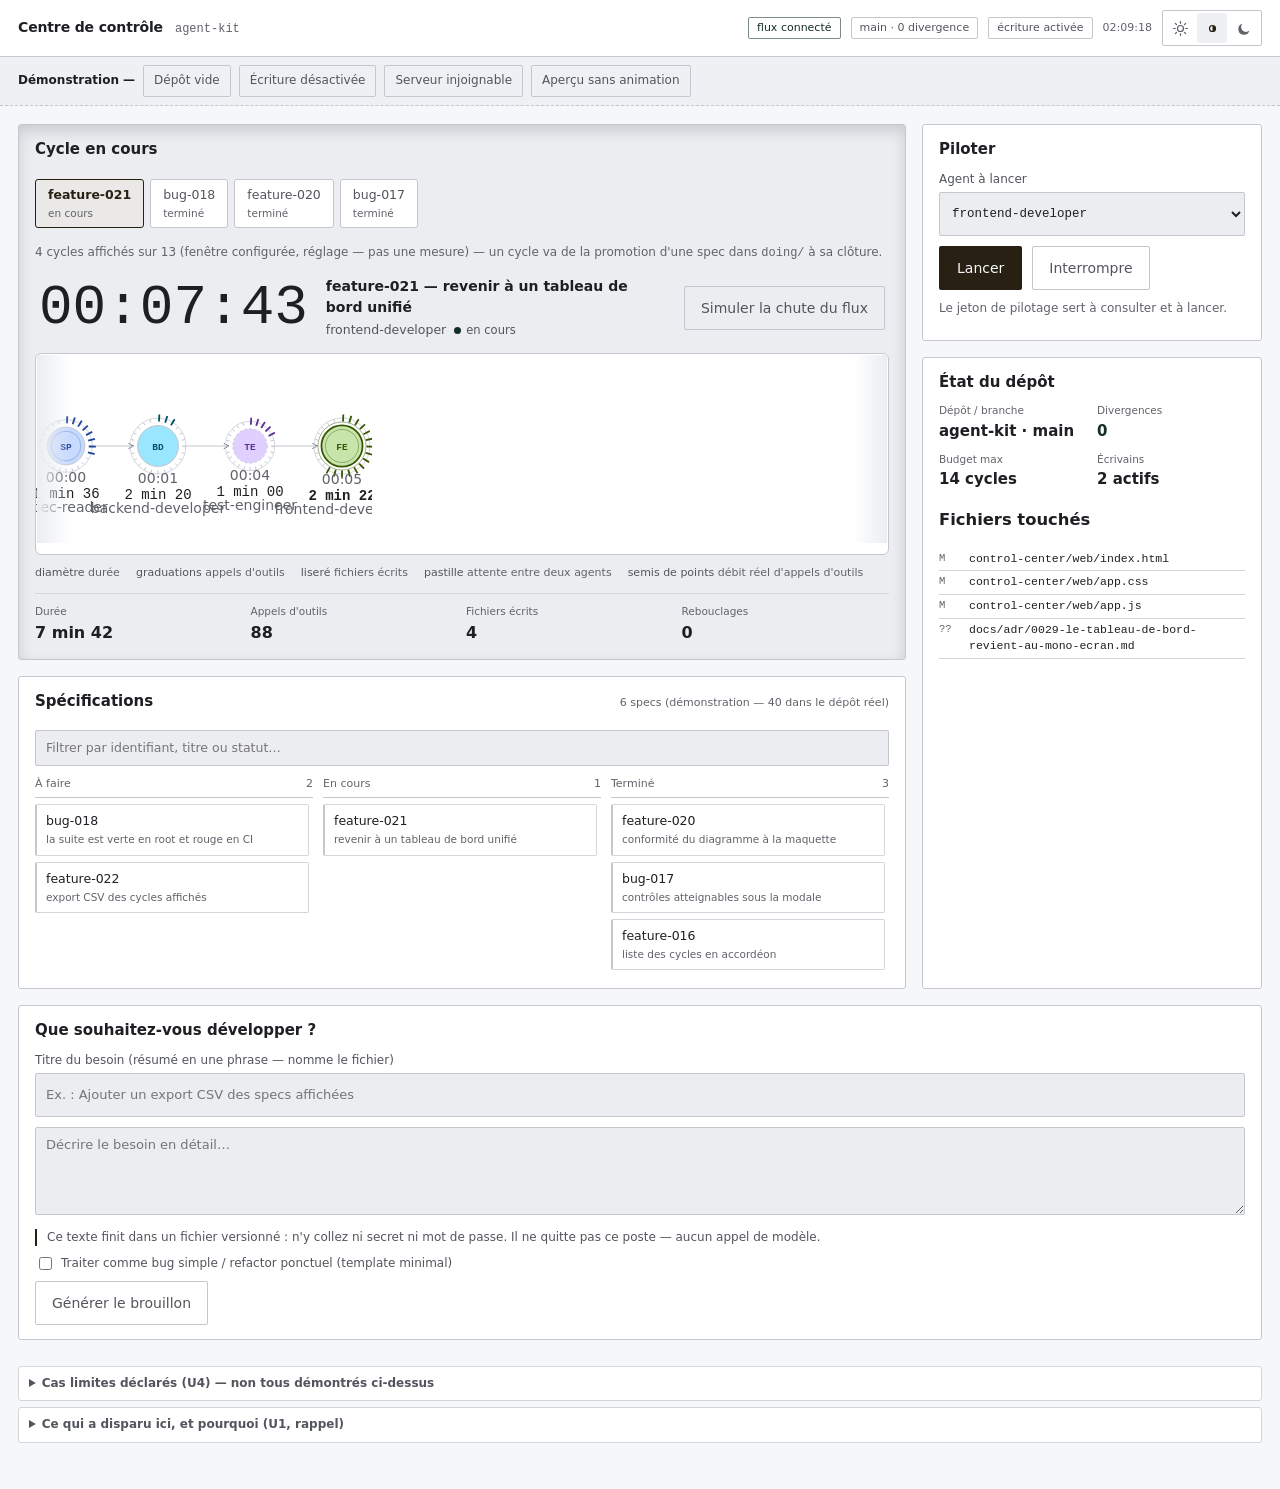
<file: control-center/maquettes/2026-09-19-mono-ecran.html>
<!doctype html>
<html lang="fr">
<head>
<meta charset="utf-8">
<meta name="viewport" content="width=device-width, initial-scale=1">
<title>Maquette — mono-écran unifié (feature-021)</title>
<!--
  MAQUETTE DE VALIDATION — feature-021, U2/U3 (second passage ux-ui-designer).
  Ce fichier est HORS de `control-center/web/` : il ne représente PAS ce qui
  est servi, et s'ouvre en `file://`. Contraintes tenues malgré ça (voir
  `control-center/maquettes/2026-09-19-mono-ecran.js` pour le détail) :

  - AUCUNE ressource distante, AUCUNE dépendance tierce (ADR-0006) : deux
    fichiers, cette page et son script, rien d'autre.
  - AUCUN `<script>` inline, nulle part : la CSP réelle du serveur
    (`default-src 'self'`, `script-src` hérité) le refuse, même si `file://`
    ne l'applique pas ici — reproduire l'erreur du 2026-09-15 (2 scripts
    inline dans la maquette de référence) ferait échouer le cycle 2 à la
    première vérification HTTP.
  - Un seul `<style>` dans le head : AUTORISÉ (`style-src 'unsafe-inline'`).
  - Pas de `type="module"` : les modules ES sont refusés en `file://`.
  - Tous les hexadécimaux sont dans le bloc `:root` ci-dessous, recopiés tels
    quels depuis `control-center/web/app.css` (lignes 26-312) — aucun jeton
    inventé, aucune couleur ailleurs dans cette feuille.

  U1 (ce qui disparaît) est déjà exécuté ICI, pas seulement écrit dans la
  spec : pas de colonne de navigation, pas d'onglets de section, pas
  d'accordéon, pas de `.table-passages`, pas de liste de commits, pas de
  panneau Événements permanent, pas de `#compteur-prompt`.
-->
<style>
/* ============================== :root — jetons ==========================
 * Recopié VERBATIM depuis control-center/web/app.css (lignes 26-312, commit
 * d1838ed). Rien n'est modifié, rien n'est ajouté : c'est la même palette,
 * les deux mêmes thèmes, les mêmes identités d'agent. Voir app.css pour les
 * commentaires de méthode (mappage de gamut, marge de contraste, etc.) —
 * non reproduits ici pour ne pas laisser deux versions d'un même
 * raisonnement diverger avec le temps. */
:root {
  /* -- littéraux clairs -- */
  --clair-fond:        #f5f7f9;
  --clair-surface:     #ffffff;
  --clair-surface-2:   #eef0f4;
  --clair-creux:       #ebedf1;
  --clair-trait:       #c4c7ce;
  --clair-trait-fin:   #d3d6db;
  --clair-contour-etat: #777777;
  --clair-texte:       #1d1f23;
  --clair-texte-doux:  #52555c;
  --clair-texte-faible:#60636a;
  --clair-accent:      #282012;
  --clair-actif:       #142f28;
  --clair-alerte:      #3f260e;
  --clair-echec:       #560b03;
  --clair-ombre: rgba(29, 31, 35, 0.16);
  --clair-a-backend-developer: #005568;
  --clair-f-backend-developer: #9ae6ff;
  --clair-a-security-reviewer: #00594b;
  --clair-f-security-reviewer: #9debd8;
  --clair-a-test-engineer:     #5a3090;
  --clair-f-test-engineer:     #dfd0ff;
  --clair-a-spec-reader:       #1f439d;
  --clair-f-spec-reader:       #c7daff;
  --clair-a-code-reviewer:     #8c190a;
  --clair-f-code-reviewer:     #ffcbc1;
  --clair-a-debugger:          #644500;
  --clair-f-debugger:          #f6d49b;
  --clair-a-doc-writer:        #7a1e6a;
  --clair-f-doc-writer:        #fdc5ee;
  --clair-a-frontend-developer:#375700;
  --clair-f-frontend-developer:#c7e5ab;
  --clair-a-neutre:            #4c4c4c;
  --clair-f-neutre:            #d9d9d9;

  /* -- littéraux sombres -- */
  --sombre-fond:        #14171a;
  --sombre-surface:     #1b1f23;
  --sombre-surface-2:   #22272c;
  --sombre-creux:       #101315;
  --sombre-trait:       #2e343a;
  --sombre-trait-fin:   #262b30;
  --sombre-contour-etat: #828282;
  --sombre-texte:       #e8e6e1;
  --sombre-texte-doux:  #a8b0b7;
  --sombre-texte-faible:#8a9299;
  --sombre-accent:      #f1dfbf;
  --sombre-actif:       #7df0d6;
  --sombre-alerte:      #f6cba5;
  --sombre-echec:       #fdc5ba;
  --sombre-ombre: rgba(0, 0, 0, 0.45);
  --sombre-voile: rgba(29, 31, 35, 0.45);
  --sombre-a-backend-developer: #25c0e6;
  --sombre-f-backend-developer: #001f27;
  --sombre-a-security-reviewer: #2dc8ac;
  --sombre-f-security-reviewer: #00211a;
  --sombre-a-test-engineer:     #bb9af4;
  --sombre-f-test-engineer:     #250047;
  --sombre-a-spec-reader:       #84acff;
  --sombre-f-spec-reader:       #000c54;
  --sombre-a-code-reviewer:     #f58d7b;
  --sombre-f-code-reviewer:     #390200;
  --sombre-a-debugger:          #d9a440;
  --sombre-f-debugger:          #261800;
  --sombre-a-doc-writer:        #e18dcd;
  --sombre-f-doc-writer:        #33002b;
  --sombre-a-frontend-developer:#92be62;
  --sombre-f-frontend-developer:#112000;
  --sombre-a-neutre:            #aeaeae;
  --sombre-f-neutre:            #1b1b1b;

  /* ---- jetons servis (clair, défaut) ---- */
  --fond:        var(--clair-fond);
  --surface:     var(--clair-surface);
  --surface-2:   var(--clair-surface-2);
  --creux:       var(--clair-creux);
  --trait:       var(--clair-trait);
  --trait-fin:   var(--clair-trait-fin);
  --contour-etat:var(--clair-contour-etat);
  --texte:       var(--clair-texte);
  --texte-doux:  var(--clair-texte-doux);
  --texte-faible:var(--clair-texte-faible);
  --accent:      var(--clair-accent);
  --actif:       var(--clair-actif);
  --alerte:      var(--clair-alerte);
  --echec:       var(--clair-echec);
  --ombre: var(--clair-ombre);
  --voile: var(--sombre-voile);
  --a-backend-developer: var(--clair-a-backend-developer);
  --f-backend-developer: var(--clair-f-backend-developer);
  --a-security-reviewer: var(--clair-a-security-reviewer);
  --f-security-reviewer: var(--clair-f-security-reviewer);
  --a-test-engineer:     var(--clair-a-test-engineer);
  --f-test-engineer:     var(--clair-f-test-engineer);
  --a-spec-reader:       var(--clair-a-spec-reader);
  --f-spec-reader:       var(--clair-f-spec-reader);
  --a-code-reviewer:     var(--clair-a-code-reviewer);
  --f-code-reviewer:     var(--clair-f-code-reviewer);
  --a-debugger:          var(--clair-a-debugger);
  --f-debugger:          var(--clair-f-debugger);
  --a-doc-writer:        var(--clair-a-doc-writer);
  --f-doc-writer:        var(--clair-f-doc-writer);
  --a-frontend-developer:var(--clair-a-frontend-developer);
  --f-frontend-developer:var(--clair-f-frontend-developer);
  --a-neutre:            var(--clair-a-neutre);
  --f-neutre:            var(--clair-f-neutre);
  --rebouclage: var(--a-debugger);
  --mono: ui-monospace, "SF Mono", SFMono-Regular, Menlo, Consolas, "Liberation Mono", monospace;
  --sans: system-ui, -apple-system, "Segoe UI", Roboto, "Helvetica Neue", sans-serif;
  --hauteur-barre: 62px;
  color-scheme: light;
}

@media (prefers-color-scheme: dark) {
  :root:not([data-theme="clair"]) {
    --fond:        var(--sombre-fond);
    --surface:     var(--sombre-surface);
    --surface-2:   var(--sombre-surface-2);
    --creux:       var(--sombre-creux);
    --trait:       var(--sombre-trait);
    --trait-fin:   var(--sombre-trait-fin);
    --contour-etat:var(--sombre-contour-etat);
    --texte:       var(--sombre-texte);
    --texte-doux:  var(--sombre-texte-doux);
    --texte-faible:var(--sombre-texte-faible);
    --accent:      var(--sombre-accent);
    --actif:       var(--sombre-actif);
    --alerte:      var(--sombre-alerte);
    --echec:       var(--sombre-echec);
    --ombre: var(--sombre-ombre);
    --voile: var(--sombre-voile);
    --a-backend-developer: var(--sombre-a-backend-developer);
    --f-backend-developer: var(--sombre-f-backend-developer);
    --a-security-reviewer: var(--sombre-a-security-reviewer);
    --f-security-reviewer: var(--sombre-f-security-reviewer);
    --a-test-engineer:     var(--sombre-a-test-engineer);
    --f-test-engineer:     var(--sombre-f-test-engineer);
    --a-spec-reader:       var(--sombre-a-spec-reader);
    --f-spec-reader:       var(--sombre-f-spec-reader);
    --a-code-reviewer:     var(--sombre-a-code-reviewer);
    --f-code-reviewer:     var(--sombre-f-code-reviewer);
    --a-debugger:          var(--sombre-a-debugger);
    --f-debugger:          var(--sombre-f-debugger);
    --a-doc-writer:        var(--sombre-a-doc-writer);
    --f-doc-writer:        var(--sombre-f-doc-writer);
    --a-frontend-developer:var(--sombre-a-frontend-developer);
    --f-frontend-developer:var(--sombre-f-frontend-developer);
    --a-neutre:            var(--sombre-a-neutre);
    --f-neutre:            var(--sombre-f-neutre);
    color-scheme: dark;
  }
}
:root[data-theme="sombre"] {
  --fond:        var(--sombre-fond);
  --surface:     var(--sombre-surface);
  --surface-2:   var(--sombre-surface-2);
  --creux:       var(--sombre-creux);
  --trait:       var(--sombre-trait);
  --trait-fin:   var(--sombre-trait-fin);
  --contour-etat:var(--sombre-contour-etat);
  --texte:       var(--sombre-texte);
  --texte-doux:  var(--sombre-texte-doux);
  --texte-faible:var(--sombre-texte-faible);
  --accent:      var(--sombre-accent);
  --actif:       var(--sombre-actif);
  --alerte:      var(--sombre-alerte);
  --echec:       var(--sombre-echec);
  --ombre: var(--sombre-ombre);
  --voile: var(--sombre-voile);
  --a-backend-developer: var(--sombre-a-backend-developer);
  --f-backend-developer: var(--sombre-f-backend-developer);
  --a-security-reviewer: var(--sombre-a-security-reviewer);
  --f-security-reviewer: var(--sombre-f-security-reviewer);
  --a-test-engineer:     var(--sombre-a-test-engineer);
  --f-test-engineer:     var(--sombre-f-test-engineer);
  --a-spec-reader:       var(--sombre-a-spec-reader);
  --f-spec-reader:       var(--sombre-f-spec-reader);
  --a-code-reviewer:     var(--sombre-a-code-reviewer);
  --f-code-reviewer:     var(--sombre-f-code-reviewer);
  --a-debugger:          var(--sombre-a-debugger);
  --f-debugger:          var(--sombre-f-debugger);
  --a-doc-writer:        var(--sombre-a-doc-writer);
  --f-doc-writer:        var(--sombre-f-doc-writer);
  --a-frontend-developer:var(--sombre-a-frontend-developer);
  --f-frontend-developer:var(--sombre-f-frontend-developer);
  --a-neutre:            var(--sombre-a-neutre);
  --f-neutre:            var(--sombre-f-neutre);
  color-scheme: dark;
}

/* ============================ style de la maquette ======================
 * Sous ce point : AUCUN hexadécimal, AUCUNE rgba() littérale — uniquement
 * des var(--jeton) résolus depuis le bloc ci-dessus. Vérifié par grep avant
 * de rendre (voir le rapport). */

* { box-sizing: border-box; }
html, body { height: 100%; }
body {
  margin: 0;
  background: var(--fond);
  color: var(--texte);
  font-family: var(--sans);
  font-size: 14px;
  line-height: 1.45;
}
h1, h2, h3 { font-family: var(--sans); }

/* ---------------- bandeau hôte (repris de app.css) ---------------- */
.bandeau-hote {
  position: fixed; top: 0; left: 0; right: 0; z-index: 25;
  display: flex; align-items: center; justify-content: space-between; gap: 14px;
  flex-wrap: wrap; padding: 10px 16px;
  background: var(--surface);
  border-bottom: 1px solid color-mix(in srgb, var(--echec) 50%, var(--trait));
}
.bandeau-hote[hidden] { display: none; }
.bandeau-hote p { margin: 0; font-size: 12.5px; color: var(--texte-doux); }

/* ---------------- barre (reprise de app.css) ---------------- */
.barre {
  display: flex; align-items: center; justify-content: space-between;
  gap: 16px; flex-wrap: wrap; padding: 10px 18px;
  background: var(--surface); border-bottom: 1px solid var(--trait);
  position: sticky; top: 0; z-index: 10;
}
.titre { display: flex; align-items: baseline; gap: 12px; min-width: 0; }
.marque { font-weight: 600; letter-spacing: -0.01em; }
.projet { font-family: var(--mono); font-size: 12px; color: var(--texte-faible); }
.etat-barre { display: flex; align-items: center; gap: 10px; flex-wrap: wrap; }
.jauge {
  font-family: var(--sans); font-size: 11px; padding: 2px 8px;
  border: 1px solid var(--trait); border-radius: 2px; color: var(--texte-doux);
  white-space: nowrap;
}
.jauge.ok { color: var(--actif); border-color: color-mix(in srgb, var(--actif) 40%, var(--trait)); }
.jauge.ko { color: var(--echec); border-color: color-mix(in srgb, var(--echec) 40%, var(--trait)); }
.jauge.lecture-seule { color: var(--accent); border-color: color-mix(in srgb, var(--accent) 45%, var(--trait)); }
.horodatage { font-family: var(--sans); font-size: 11px; color: var(--texte-faible); font-variant-numeric: tabular-nums; }

.bascule-theme {
  display: inline-flex; align-items: center; gap: 2px;
  border: 1px solid var(--trait); border-radius: 2px; padding: 2px;
}
.theme-bouton {
  display: inline-flex; align-items: center; justify-content: center;
  width: 30px; height: 30px; padding: 0;
  background: none; border: none; border-radius: 2px;
  color: var(--texte-faible); cursor: pointer;
}
.theme-bouton:hover { color: var(--texte); }
.theme-bouton:focus-visible { outline: 2px solid var(--accent); outline-offset: 1px; }
.theme-bouton[aria-checked="true"] { background: var(--surface-2); color: var(--accent); }

/* ---------------- panneau de démonstration (n'existe pas dans le produit) ----
 * Sert UNIQUEMENT à faire basculer la maquette dans les états déclarés par
 * U4, pour qu'un humain les VOIE plutôt que de les lire en prose. Distingué
 * visuellement (filet tireté) pour qu'il ne soit jamais confondu avec de
 * l'UI réelle. */
.demo-barre {
  display: flex; gap: 8px; flex-wrap: wrap; align-items: center;
  padding: 8px 18px; border-bottom: 1px dashed var(--trait);
  background: var(--surface-2);
  font-size: 12px; color: var(--texte-doux);
}
.demo-barre strong { color: var(--texte); font-weight: 600; }
.demo-bouton {
  min-height: 32px; padding: 4px 10px; background: none;
  border: 1px solid var(--trait); border-radius: 2px; color: var(--texte-doux);
  font: inherit; font-size: 12px; cursor: pointer;
}
.demo-bouton:hover { color: var(--texte); border-color: var(--texte-faible); }
.demo-bouton:focus-visible { outline: 2px solid var(--accent); outline-offset: 1px; }
.demo-bouton[aria-pressed="true"] { background: var(--surface); color: var(--accent); border-color: var(--accent); }

/* ============================ grille mono-écran (U2) =====================
 * main#tableau remplace .mise-en-page + .nav-sections + .contenu. Aucun
 * `hidden` statique : les cinq panneaux sont visibles au chargement — c'est
 * la condition centrale de cette spec (« l'état du projet se lit sans
 * interaction »). Ordre du DOM ci-dessous = ordre de lecture = ordre de
 * tabulation = ordre d'empilement mobile : cycle → piloter → specs → depot
 * → demande (U2, second passage). */
#tableau {
  display: grid;
  grid-template-columns: minmax(0, 1fr) 340px;
  grid-template-areas:
    "cycle   piloter"
    "cycle   depot"
    "specs   depot"
    "demande demande";
  gap: 16px;
  padding: 18px;
  max-width: 1360px;
  margin: 0 auto;
}
@media (max-width: 1024px) {
  /* Petit écran (cas limite déclaré) : empilement STRICT dans l'ordre du
   * DOM, jamais un défilement horizontal de page — seuls le diagramme, le
   * kanban et la bande de cycles gardent leur propre défilement interne. */
  #tableau { display: flex; flex-direction: column; }
}

.panneau {
  background: var(--surface);
  border: 1px solid var(--trait);
  border-radius: 3px;
  padding: 14px 16px;
  min-width: 0;
}
.panneau > h2:first-child, .panneau > .panneau-entete:first-child { margin-top: 0; }

/* S3 — le puits et le bureau : SEUL le panneau Cycle en cours est creusé.
 * Les quatre autres restent strictement plats (`--surface`, filet
 * `--trait`, aucune ombre) — règle appliquée nulle part ailleurs, à
 * vérifier par grep (PIEGES §22 : une correction qui s'arrête au premier
 * endroit signalé). */
.panneau-cycle {
  grid-area: cycle;
  background: var(--creux);
  box-shadow: inset 0 6px 14px var(--ombre);
}
.panneau-piloter { grid-area: piloter; }
.panneau-depot   { grid-area: depot; }
.panneau-specs   { grid-area: specs; }
.panneau-demande { grid-area: demande; }

.panneau h2 { margin: 0 0 10px; font-size: 15px; font-weight: 600; }
.panneau-entete { display: flex; align-items: baseline; justify-content: space-between; gap: 10px; margin-bottom: 8px; }
.note { margin: 0 0 8px; font-size: 12px; color: var(--texte-faible); }
.note.avert { color: var(--texte-doux); border-left: 2px solid var(--accent); padding-left: 10px; }
.vide { color: var(--texte-faible); font-size: 12px; font-style: italic; }

/* ---------------- bande de sélection des cycles (tablist) ---------------
 * Amendement accepté le 2026-09-19 : SEUL `role="tablist"` qui subsiste —
 * il ne navigue plus ENTRE DES SECTIONS, il choisit quel cycle ANTÉRIEUR
 * s'affiche dans ce panneau. Le cycle le plus récent est déjà affiché sans
 * aucun clic (premier onglet, sélectionné par défaut). */
.bande-cycles {
  display: flex; gap: 6px; overflow-x: auto; padding-bottom: 6px; margin-bottom: 10px;
}
.cycle-onglet {
  min-height: 44px; flex: none; display: flex; flex-direction: column; align-items: flex-start;
  gap: 2px; padding: 6px 12px; background: var(--surface); border: 1px solid var(--trait);
  border-radius: 3px; color: var(--texte-doux); font: inherit; font-size: 12.5px; cursor: pointer;
  white-space: nowrap;
}
.cycle-onglet:hover { color: var(--texte); border-color: var(--texte-faible); }
.cycle-onglet:focus-visible { outline: 2px solid var(--accent); outline-offset: 1px; }
.cycle-onglet[aria-selected="true"] {
  color: var(--accent); font-weight: 600; border-color: var(--accent);
  background: color-mix(in srgb, var(--accent) 10%, var(--surface));
}
.cycle-onglet .cycle-onglet-etat { font-size: 10.5px; color: var(--texte-faible); font-weight: 400; }

.cycle-vedette {
  display: flex; align-items: center; gap: 18px; flex-wrap: wrap;
  padding: 6px 4px 14px;
}
.cycle-vedette-info { flex: 1 1 220px; min-width: 0; }
.cycle-nom { margin: 0; font-size: 14px; font-weight: 600; overflow-wrap: anywhere; }
.cycle-agent-actuel { margin: 4px 0 0; font-size: 12.5px; color: var(--texte-doux); display: flex; align-items: center; gap: 8px; }

/* S2 — le chronomètre vedette. 56px, graisse 300, tabular-nums : EXTENSION
 * ASSUMÉE de l'échelle typographique (docs/DESIGN-SYSTEM.md §4, qui
 * plafonnait à 17px) — un seul jeton de couleur, `--texte`, aucune couleur
 * neuve. `data-fige="vrai"` bascule vers `--texte-faible` : c'est le
 * comportement le plus important à donner à voir dans cette maquette (« ne
 * pas figer un état périmé en le faisant passer pour frais »). */
.chrono {
  font-family: var(--mono); font-weight: 300; font-size: 56px; line-height: 1;
  font-variant-numeric: tabular-nums; color: var(--texte);
  flex: none;
}
.chrono[data-fige="vrai"] { color: var(--texte-faible); }
.chrono-legende { margin: 2px 0 0; font-size: 10.5px; color: var(--texte-faible); }

/* ---------------- champ de particules (S1) + diagramme ------------------
 * `.diagramme-cadre` est le conteneur NON scrollable : c'est LUI qui porte
 * `position: relative` et reçoit le canevas en `position: absolute; inset:
 * 0`. `.diagramme-scroll`, À L'INTÉRIEUR, est seul à défiler horizontalement
 * — le canevas ne doit jamais être son enfant, sinon il défilerait avec le
 * SVG et cesserait de couvrir tout le panneau. */
.diagramme-cadre {
  position: relative;
  background: var(--surface); border: 1px solid var(--trait); border-radius: 6px;
  margin-bottom: 10px; overflow: hidden;
}
.diagramme-scroll { position: relative; z-index: 1; overflow-x: auto; overflow-y: hidden; padding: 8px 0 2px; }
.diagramme-scroll:focus-visible { outline: 2px solid var(--accent); outline-offset: -2px; }
.dg-svg { display: block; }
.particules {
  position: absolute; inset: 0; z-index: 0; pointer-events: none;
  width: 100%; height: 100%;
}
.dg-voile { position: absolute; top: 1px; bottom: 11px; width: 34px; pointer-events: none; z-index: 2; }
.dg-voile.g { left: 1px; background: linear-gradient(90deg, var(--creux), transparent); }
.dg-voile.d { right: 1px; background: linear-gradient(270deg, var(--creux), transparent); }

/* -- grammaire du diagramme, reprise à l'identique de app.css (feature-020)
 * -- mêmes classes, mêmes jetons ; voir 2026-09-15-diagramme-reference.html
 * pour l'origine de la grammaire visuelle (anneau de graduations, liseret,
 * socle, arcs de rebouclage). Le diagramme n'est PAS redessiné. */
.dg-guide { fill: none; }
.dg-graduation { }
.dg-liseret { stroke-width: 1px; }
.dg-cercle { }
.dg-contour-plein { stroke-dasharray: none; }
.dg-contour-pointille { stroke-dasharray: 2 3; }
.dg-anneau-en-cours { stroke-width: 1; }
.dg-sigle { font-family: var(--mono); font-weight: 600; pointer-events: none; }
.dg-barre-zero-blanche { stroke-width: 2.6px; }
.dg-barre-zero-grise { stroke-width: 1px; }
.dg-socle-heure, .dg-socle-nom { font-family: var(--sans); fill: var(--texte-faible); font-variant-numeric: tabular-nums; }
.dg-socle-duree { font-family: var(--mono); fill: var(--texte); font-variant-numeric: tabular-nums; }
.dg-socle-duree.actif { font-weight: 700; }
.dg-cadre-simultane { stroke: var(--trait); stroke-width: 1; fill: none; }
.dg-libelle-cadre { font-family: var(--sans); fill: var(--texte-faible); }
.dg-lien { stroke: var(--trait); stroke-width: 1.2; }
.dg-lien-pointe { stroke: var(--texte-faible); stroke-width: 1; stroke-linejoin: round; }
.dg-pastille-attente rect { fill: var(--creux); stroke: var(--trait-fin); stroke-width: 1; }
.dg-pastille-attente text { font-family: var(--sans); font-size: 10.5px; fill: var(--texte-faible); }
.dg-arc-rebouclage { stroke: var(--rebouclage); stroke-width: 1.3; stroke-dasharray: 3 3; opacity: .75; fill: none; }
.dg-arc-libelle { font-family: var(--sans); fill: var(--rebouclage); }

.diagramme-legende {
  margin: 0; display: flex; flex-wrap: wrap; gap: 4px 16px; font-size: 11px; color: var(--texte-faible);
}
.diagramme-legende u { text-decoration: none; color: var(--texte-doux); }

.cycle-stats {
  display: grid; grid-template-columns: repeat(auto-fit, minmax(110px, 1fr));
  gap: 8px; margin: 12px 0 0; padding-top: 10px; border-top: 1px solid var(--trait-fin);
}
.cycle-stats div { display: flex; flex-direction: column; gap: 2px; }
.cycle-stats dt { margin: 0; font-size: 10.5px; color: var(--texte-faible); }
.cycle-stats dd { margin: 0; font-size: 16px; font-weight: 600; font-variant-numeric: tabular-nums; }

/* pastille d'attente (S3, complément) — pulsation CSS PURE : couverte par
 * la règle globale @media (prefers-reduced-motion: reduce) en bas de
 * fichier, PAS de JS nécessaire ici (contrairement à S1/S2). */
.pastille-etat { display: inline-flex; align-items: center; gap: 5px; font-size: 11.5px; }
.pastille-etat .point {
  width: 7px; height: 7px; border-radius: 50%; background: var(--actif); flex: none;
}
.pastille-etat.en-attente .point { animation: pulse-attente 2.4s ease-in-out infinite; }
@keyframes pulse-attente { 0%, 100% { opacity: .55; } 50% { opacity: 1; } }

/* ---------------- pilotage ---------------- */
.pilotage-select { display: flex; flex-direction: column; gap: 4px; margin-bottom: 10px; max-width: 320px; }
.pilotage-select label { font-size: 12px; color: var(--texte-doux); }
.pilotage-select select {
  background: var(--creux); border: 1px solid var(--trait); border-radius: 2px;
  color: var(--texte); font-family: var(--mono); font-size: 12.5px; padding: 6px 8px; min-height: 44px;
}
.pilotage-select select:focus-visible { outline: 2px solid var(--accent); outline-offset: 1px; }
.pilotage-boutons { display: flex; gap: 10px; flex-wrap: wrap; margin-top: 4px; }
.action-ecriture {
  min-height: 44px; min-width: 44px; padding: 8px 18px;
  background: var(--accent); color: var(--fond); border: none; border-radius: 2px;
  font-weight: 600; font: inherit; cursor: pointer;
}
.action-ecriture:hover { background: color-mix(in srgb, var(--accent) 88%, var(--texte)); }
.action-ecriture:focus-visible { outline: 2px solid var(--texte); outline-offset: 2px; }
.action-ecriture:disabled { opacity: 0.55; cursor: not-allowed; }
.pilotage-secondaire {
  min-height: 44px; min-width: 44px; padding: 8px 16px; background: none;
  border: 1px solid var(--trait); color: var(--texte-doux); border-radius: 2px; font: inherit; cursor: pointer;
}
.pilotage-secondaire:hover { color: var(--texte); border-color: var(--texte-faible); }
.pilotage-secondaire:focus-visible { outline: 2px solid var(--accent); outline-offset: 2px; }
.pilotage-secondaire:disabled { opacity: 0.55; cursor: not-allowed; }

/* ---------------- spécifications (kanban, repris de app.css) ---------------- */
.filtres { display: flex; gap: 10px; align-items: center; flex-wrap: wrap; margin-bottom: 10px; }
.filtres input[type="search"] {
  flex: 1 1 200px; min-height: 36px; background: var(--creux); border: 1px solid var(--trait);
  border-radius: 2px; color: var(--texte); font: inherit; font-size: 12.5px; padding: 6px 10px;
}
.filtres input[type="search"]:focus-visible { outline: 1px solid var(--accent); border-color: var(--accent); }
.compteur { font-family: var(--sans); font-size: 11px; color: var(--texte-faible); font-variant-numeric: tabular-nums; }
.kanban { display: flex; gap: 10px; overflow-x: auto; padding-bottom: 4px; align-items: start; }
.colonne { flex: 1 1 0; min-width: 190px; display: flex; flex-direction: column; gap: 6px; min-height: 0; }
.colonne-entete {
  display: flex; justify-content: space-between; align-items: baseline;
  font-family: var(--sans); font-size: 11px; color: var(--texte-faible); font-variant-numeric: tabular-nums;
  border-bottom: 1px solid var(--trait); padding-bottom: 5px;
  position: sticky; top: 0; background: var(--surface); z-index: 1;
}
.colonne-liste { display: flex; flex-direction: column; gap: 6px; max-height: 46vh; overflow-y: auto; padding-right: 4px; }
.carte {
  background: var(--surface); border: 1px solid var(--trait-fin); border-left: 2px solid var(--trait);
  border-radius: 2px; padding: 7px 9px; cursor: pointer; font: inherit; color: inherit;
  text-align: left; width: 100%; display: block;
}
.carte:hover { border-color: var(--texte-faible); }
.carte:focus-visible { outline: 2px solid var(--accent); outline-offset: 1px; }
.carte.divergente { border-left-color: var(--alerte); }
.carte-titre { display: block; font-size: 12.5px; margin-bottom: 2px; }
.carte-meta { display: block; font-size: 10.5px; color: var(--texte-faible); }

/* ---------------- état du dépôt ---------------- */
.depot-pastilles {
  display: grid; grid-template-columns: repeat(auto-fit, minmax(120px, 1fr)); gap: 10px; margin: 0 0 12px;
}
.depot-pastilles div { display: flex; flex-direction: column; gap: 2px; }
.depot-pastilles dt { margin: 0; font-size: 10.5px; color: var(--texte-faible); }
.depot-pastilles dd { margin: 0; font-size: 15px; font-weight: 600; font-variant-numeric: tabular-nums; }
.depot-pastilles dd.ok { color: var(--actif); }
.depot-pastilles dd.alerte { color: var(--alerte); }
.fichiers-liste { list-style: none; margin: 0; padding: 0; max-height: 180px; overflow-y: auto; }
.fichiers-liste li {
  display: grid; grid-template-columns: 22px 1fr; gap: 8px; padding: 3px 0; font-size: 12px;
  border-bottom: 1px solid var(--trait-fin);
}
.fichiers-liste .fcode { font-family: var(--mono); font-size: 10.5px; color: var(--texte-faible); }
.fichiers-liste .fchemin { font-family: var(--mono); font-size: 11.5px; overflow-wrap: anywhere; }
.fichiers-liste h3 { margin: 4px 0 6px; font-size: 12.5px; font-weight: 600; color: var(--texte-doux); }

/* ---------------- développer (formulaire) ---------------- */
.champ-titre { display: flex; flex-direction: column; gap: 4px; margin-bottom: 10px; }
.champ-titre label { font-size: 12px; color: var(--texte-doux); }
.champ-titre input, #maquette-prompt {
  background: var(--creux); border: 1px solid var(--trait); border-radius: 2px;
  color: var(--texte); font: inherit; font-size: 13px; padding: 8px 10px; min-height: 44px;
  width: 100%; font-family: var(--sans);
}
#maquette-prompt { min-height: 88px; resize: vertical; margin-bottom: 8px; }
.champ-titre input:focus-visible, #maquette-prompt:focus-visible { outline: 2px solid var(--accent); outline-offset: 1px; }
.bascule { display: flex; align-items: center; gap: 6px; font-size: 12px; color: var(--texte-doux); cursor: pointer; margin: 8px 0; }
.bascule input { accent-color: var(--alerte); }

footer.notes {
  max-width: 1360px; margin: 0 auto; padding: 8px 18px 40px; color: var(--texte-faible); font-size: 12px;
}
footer.notes details { margin-bottom: 6px; border: 1px solid var(--trait-fin); border-radius: 3px; padding: 8px 10px; background: var(--surface); }
footer.notes summary { cursor: pointer; color: var(--texte-doux); font-weight: 600; }
footer.notes p { margin: 6px 0 0; }

/* ---------------- réduction de mouvement (obligatoire) --------------------
 * Couvre toute transition/animation CSS déclarative (donc la pulsation de
 * `.pastille-etat`). NE couvre PAS le rendu `requestAnimationFrame` du
 * canevas (S1) ni le `setInterval` du chronomètre (S2) — ceux-là sont gérés
 * en JavaScript via `matchMedia`, voir 2026-09-19-mono-ecran.js. */
@media (prefers-reduced-motion: reduce) {
  *, *::before, *::after { transition: none !important; animation: none !important; }
}
</style>
</head>
<body>

<div class="bandeau-hote" id="bandeau-hote" role="alert" hidden>
  <p id="bandeau-hote-texte"></p>
  <button type="button" id="bandeau-hote-bouton" class="action-ecriture">Réessayer</button>
</div>

<header class="barre">
  <div class="titre">
    <span class="marque">Centre de contrôle</span>
    <span class="projet">agent-kit</span>
  </div>
  <div class="etat-barre">
    <span class="jauge ok" id="jauge-flux" title="connexion au flux d'événements">flux connecté</span>
    <span class="jauge" id="jauge-git">main · 0 divergence</span>
    <span class="jauge pilotage-actif jauge-pilotage-demo" id="jauge-pilotage">écriture activée</span>
    <span class="horodatage" id="horodatage">19:5x</span>

    <div class="bascule-theme" id="bascule-theme" role="radiogroup" aria-label="Thème d'affichage">
      <button type="button" id="theme-clair" class="theme-bouton" role="radio"
              aria-checked="false" tabindex="-1" aria-label="Clair" title="Clair">
        <svg viewBox="0 0 16 16" width="15" height="15" aria-hidden="true" focusable="false">
          <circle cx="8" cy="8" r="3.2" fill="none" stroke="currentColor" stroke-width="1.3"/>
          <g stroke="currentColor" stroke-width="1.3" stroke-linecap="round">
            <line x1="8" y1="0.6" x2="8" y2="2.4"/><line x1="8" y1="13.6" x2="8" y2="15.4"/>
            <line x1="0.6" y1="8" x2="2.4" y2="8"/><line x1="13.6" y1="8" x2="15.4" y2="8"/>
            <line x1="2.5" y1="2.5" x2="3.8" y2="3.8"/><line x1="12.2" y1="12.2" x2="13.5" y2="13.5"/>
            <line x1="2.5" y1="13.5" x2="3.8" y2="12.2"/><line x1="12.2" y1="3.8" x2="13.5" y2="2.5"/>
          </g>
        </svg>
      </button>
      <button type="button" id="theme-systeme" class="theme-bouton" role="radio"
              aria-checked="true" tabindex="0" aria-label="Suivre le système" title="Suivre le système">
        <svg viewBox="0 0 16 16" width="15" height="15" aria-hidden="true" focusable="false">
          <circle cx="8" cy="8" r="3.2" fill="none" stroke="currentColor" stroke-width="1.3"/>
          <path d="M8 4.8 A3.2 3.2 0 0 1 8 11.2 Z" fill="currentColor"/>
        </svg>
      </button>
      <button type="button" id="theme-sombre" class="theme-bouton" role="radio"
              aria-checked="false" tabindex="-1" aria-label="Sombre" title="Sombre">
        <svg viewBox="0 0 16 16" width="15" height="15" aria-hidden="true" focusable="false">
          <path d="M13.2 10.1A6 6 0 1 1 5.9 2.8 4.7 4.7 0 0 0 13.2 10.1Z" fill="currentColor"/>
        </svg>
      </button>
    </div>
  </div>
</header>

<!-- Panneau de démonstration : ne fait pas partie du produit. Rend les cas
     limites de U4 VÉRIFIABLES plutôt que seulement déclarés en prose. -->
<div class="demo-barre">
  <strong>Démonstration —</strong>
  <button type="button" class="demo-bouton" id="demo-vide" aria-pressed="false">Dépôt vide</button>
  <button type="button" class="demo-bouton" id="demo-lecture-seule" aria-pressed="false">Écriture désactivée</button>
  <button type="button" class="demo-bouton" id="demo-injoignable" aria-pressed="false">Serveur injoignable</button>
  <button type="button" class="demo-bouton" id="demo-reduit" aria-pressed="false">Aperçu sans animation</button>
</div>

<main id="tableau">

  <!-- ================= Cycle en cours — creusé (S3) ================= -->
  <section class="panneau panneau-cycle" aria-labelledby="titre-cycle">
    <div class="panneau-entete">
      <h2 id="titre-cycle">Cycle en cours</h2>
    </div>

    <div class="bande-cycles" role="tablist" aria-label="Cycles récents" id="bande-cycles">
      <button type="button" role="tab" id="cycle-tab-0" aria-selected="true" tabindex="0"
              class="cycle-onglet" aria-controls="cycle-panneau">
        feature-021 <span class="cycle-onglet-etat">en cours</span>
      </button>
      <button type="button" role="tab" id="cycle-tab-1" aria-selected="false" tabindex="-1"
              class="cycle-onglet" aria-controls="cycle-panneau">
        bug-018 <span class="cycle-onglet-etat">terminé</span>
      </button>
      <button type="button" role="tab" id="cycle-tab-2" aria-selected="false" tabindex="-1"
              class="cycle-onglet" aria-controls="cycle-panneau">
        feature-020 <span class="cycle-onglet-etat">terminé</span>
      </button>
      <button type="button" role="tab" id="cycle-tab-3" aria-selected="false" tabindex="-1"
              class="cycle-onglet" aria-controls="cycle-panneau">
        bug-017 <span class="cycle-onglet-etat">terminé</span>
      </button>
    </div>
    <p class="note" id="legende-cycles">4 cycles affichés sur 13 (fenêtre configurée, réglage — pas une mesure) — un cycle va de la promotion d'une spec dans <code style="font-family:var(--mono)">doing/</code> à sa clôture.</p>

    <div id="cycle-panneau" role="tabpanel" aria-labelledby="cycle-tab-0">
      <div class="cycle-vedette">
        <div class="chrono" id="chrono" data-fige="faux"><span id="chrono-texte">00:00:00</span></div>
        <div class="cycle-vedette-info">
          <p class="cycle-nom" id="cycle-nom">feature-021 — revenir à un tableau de bord unifié</p>
          <p class="cycle-agent-actuel">
            <span id="cycle-agent-actuel-nom">frontend-developer</span>
            <span class="pastille-etat en-attente" id="pastille-attente"><span class="point"></span><span id="pastille-attente-texte">en cours</span></span>
          </p>
        </div>
        <button type="button" class="pilotage-secondaire" id="bouton-simuler-chute">Simuler la chute du flux</button>
      </div>

      <div class="diagramme-cadre" id="diagramme-cadre">
        <div class="diagramme-scroll" id="diagramme-scroll" tabindex="0" role="img"
             aria-label="Déroulé du cycle : enchaînement des agents dans le temps">
          <svg class="dg-svg" id="dg-svg"></svg>
        </div>
        <canvas class="particules" id="particules" aria-hidden="true"></canvas>
        <div class="dg-voile g" aria-hidden="true"></div>
        <div class="dg-voile d" aria-hidden="true"></div>
      </div>
      <p class="diagramme-legende">
        <span><u>diamètre</u> durée</span>
        <span><u>graduations</u> appels d'outils</span>
        <span><u>liseré</u> fichiers écrits</span>
        <span><u>pastille</u> attente entre deux agents</span>
        <span><u>semis de points</u> débit réel d'appels d'outils</span>
      </p>

      <dl class="cycle-stats">
        <div><dt>Durée</dt><dd id="stat-duree">7 min 42</dd></div>
        <div><dt>Appels d'outils</dt><dd id="stat-outils">214</dd></div>
        <div><dt>Fichiers écrits</dt><dd id="stat-fichiers">6</dd></div>
        <div><dt>Rebouclages</dt><dd id="stat-rebouclages">1</dd></div>
      </dl>
    </div>
  </section>

  <!-- ================= Piloter — plat ================= -->
  <section class="panneau panneau-piloter" aria-labelledby="titre-piloter">
    <h2 id="titre-piloter">Piloter</h2>
    <div class="pilotage-select">
      <label for="piloter-agent">Agent à lancer</label>
      <select id="piloter-agent">
        <option>frontend-developer</option>
        <option>test-engineer</option>
        <option>code-reviewer</option>
        <option>doc-writer</option>
        <option>debugger</option>
      </select>
    </div>
    <div class="pilotage-boutons">
      <button type="button" class="action-ecriture" id="bouton-lancer">Lancer</button>
      <button type="button" class="pilotage-secondaire" id="bouton-interrompre">Interrompre</button>
    </div>
    <p class="note" id="note-pilotage" style="margin-top:10px">
      Le jeton de pilotage sert à consulter et à lancer.
    </p>
  </section>

  <!-- ================= Spécifications — plat ================= -->
  <section class="panneau panneau-specs" aria-labelledby="titre-specs">
    <div class="panneau-entete">
      <h2 id="titre-specs">Spécifications</h2>
      <span class="compteur" id="compteur-specs">40 specs</span>
    </div>
    <div class="filtres">
      <input type="search" id="filtre-specs" placeholder="Filtrer par identifiant, titre ou statut…" autocomplete="off" spellcheck="false">
    </div>
    <div class="kanban" id="kanban"></div>
  </section>

  <!-- ================= État du dépôt — plat ================= -->
  <section class="panneau panneau-depot" aria-labelledby="titre-depot">
    <h2 id="titre-depot">État du dépôt</h2>
    <dl class="depot-pastilles">
      <div><dt>Dépôt / branche</dt><dd>agent-kit · main</dd></div>
      <div><dt>Divergences</dt><dd class="ok" id="depot-divergences">0</dd></div>
      <div><dt>Budget max</dt><dd>14 cycles</dd></div>
      <div><dt>Écrivains</dt><dd>2 actifs</dd></div>
    </dl>
    <div id="fichiers-touches">
      <h3>Fichiers touchés</h3>
      <ul class="fichiers-liste" id="fichiers-liste"></ul>
    </div>
  </section>

  <!-- ================= Développer — plat, pleine largeur ================= -->
  <section class="panneau panneau-demande" aria-labelledby="titre-demande">
    <h2 id="titre-demande">Que souhaitez-vous développer&nbsp;?</h2>
    <div class="champ-titre">
      <label for="maquette-titre">Titre du besoin (résumé en une phrase — nomme le fichier)</label>
      <input type="text" id="maquette-titre" maxlength="200" autocomplete="off"
             placeholder="Ex. : Ajouter un export CSV des specs affichées">
    </div>
    <textarea id="maquette-prompt" placeholder="Décrire le besoin en détail…"></textarea>
    <p class="note avert">
      Ce texte finit dans un fichier versionné&nbsp;: n'y collez ni secret ni mot de passe.
      Il ne quitte pas ce poste — aucun appel de modèle.
    </p>
    <label class="bascule">
      <input type="checkbox" id="maquette-derogation">
      <span>Traiter comme bug simple / refactor ponctuel (template minimal)</span>
    </label>
    <div class="pilotage-boutons">
      <button type="button" class="pilotage-secondaire" id="bouton-generer-brouillon">Générer le brouillon</button>
    </div>
  </section>

</main>

<footer class="notes">
  <details>
    <summary>Cas limites déclarés (U4) — non tous démontrés ci-dessus</summary>
    <p><strong>Dépôt vide</strong> : bouton de démonstration ci-dessus — le panneau Cycle, Spécifications et État du dépôt affichent chacun un état vide explicite (<code style="font-family:var(--mono)">.vide</code>), jamais une scène figée sans explication.</p>
    <p><strong>Écriture désactivée</strong> (pas de jeton, ou 403) : bouton de démonstration ci-dessus — les commandes de Piloter et de Développer restent visibles mais <code style="font-family:var(--mono)">disabled</code>, avec la raison écrite à côté, jamais masquées.</p>
    <p><strong>Serveur injoignable</strong> : bouton de démonstration ci-dessus — le bandeau hôte apparaît, le chronomètre se fige (<code style="font-family:var(--mono)">data-fige="vrai"</code>) et la jauge de flux passe en état d'échec : l'écran dit qu'il ne sait plus, il ne fait pas passer un état périmé pour frais.</p>
    <p><strong>Absence de WebGL / <code style="font-family:var(--mono)">getContext</code> refusé</strong> : le script tente <code style="font-family:var(--mono)">canvas.getContext("2d")</code> dans un <code style="font-family:var(--mono)">try/catch</code> ; en échec, le canevas de particules est retiré du DOM et seul le SVG du diagramme reste — jamais un écran blanc (voir le commentaire au-dessus de <code style="font-family:var(--mono)">initParticules</code> dans le script).</p>
    <p><strong>Petit écran</strong> : voir la démonstration en resserrant la fenêtre — bascule en colonne unique sous 1024px, ordre du DOM conservé, aucun défilement horizontal de page.</p>
    <p><strong>Porte d'authentification (U5, portée par <code style="font-family:var(--mono)">bug-017</code>, pas par ce cycle)</strong> : le mécanisme déclaré est <code style="font-family:var(--mono)">inert</code> posé sur tous les frères de la modale tant qu'elle est ouverte, en complément de la contention de focus — non modélisé ici pour ne pas détourner l'attention des cinq panneaux, qui sont l'objet de cette maquette.</p>
  </details>
  <details>
    <summary>Ce qui a disparu ici, et pourquoi (U1, rappel)</summary>
    <p>Section « Agents » : supprimée entière — la légende du diagramme porte déjà l'identité couleur/sigle, le choix d'agent reste dans le <code style="font-family:var(--mono)">&lt;select&gt;</code> de Piloter.</p>
    <p><code style="font-family:var(--mono)">.table-passages</code> : supprimée — c'est nommément « l'ancienne représentation des enchaînements » que la description de la spec cite ; le diagramme la remplace.</p>
    <p>Liste des commits, <code style="font-family:var(--mono)">#compteur-prompt</code>, note de plafond, panneau Événements permanent : supprimés — détail des coûts assumés dans la spec, section U1.</p>
  </details>
</footer>

<!-- Script CLASSIQUE, jamais `type="module"` (refusé en file://). Aucun
     <script> inline : tout le comportement vit dans le fichier voisin. -->
<script src="2026-09-19-mono-ecran.js"></script>
</body>
</html>
</file>
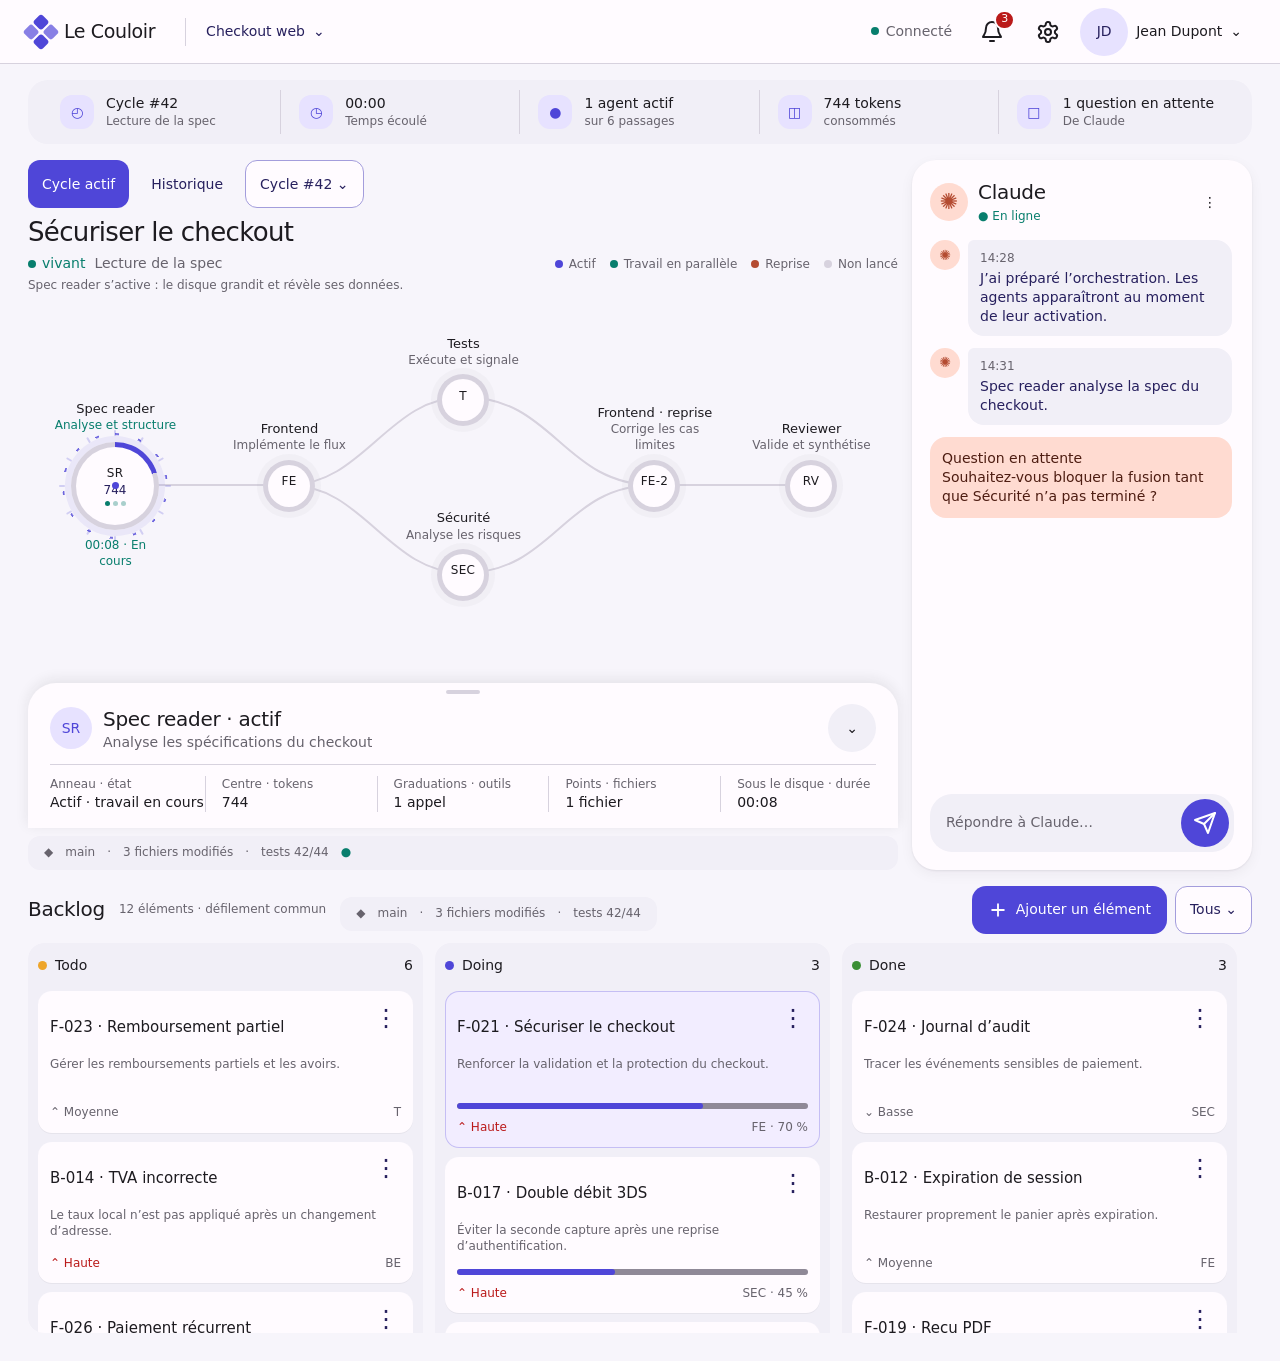
<file: control-center/maquettes/2026-09-20-maquette-materiel-3.html>
<!doctype html>
<html lang="fr">
<head>
  <meta charset="utf-8">
  <meta name="viewport" content="width=device-width, initial-scale=1">
  <title>Le Couloir — prototype animé</title>
  <style>
    :root {
      color-scheme: light;
      --bg: #f7f5fb;
      --surface: #fffbff;
      --surface-low: #f1eff7;
      --surface-high: #ebe7f3;
      --surface-highest: #e4e0eb;
      --ink: #1d1b20;
      --muted: #67636d;
      --line: #d7d2de;
      --line-strong: #8f8997;
      --primary: #4f46d8;
      --primary-soft: #e7e2ff;
      --primary-ink: #27205e;
      --teal: #087e6d;
      --teal-soft: #d3f3ea;
      --coral: #b44b31;
      --coral-soft: #ffdbd1;
      --amber: #946200;
      --amber-soft: #ffdea3;
      --danger: #ba1a1a;
      --danger-soft: #ffdad6;
      --shadow-1: 0 1px 2px rgba(31, 28, 37, .08), 0 4px 14px rgba(31, 28, 37, .05);
      --shadow-2: 0 4px 12px rgba(31, 28, 37, .12), 0 12px 32px rgba(31, 28, 37, .08);
      --spatial: cubic-bezier(.2, 1.28, .34, 1);
      --effects: cubic-bezier(.2, 0, 0, 1);
    }

    * { box-sizing: border-box; }
    html { background: var(--bg); }
    body {
      margin: 0;
      min-width: 320px;
      color: var(--ink);
      background: var(--bg);
      font-family: "Google Sans", "Roboto", Inter, ui-sans-serif, system-ui, -apple-system, BlinkMacSystemFont, "Segoe UI", sans-serif;
      font-size: 14px;
      line-height: 1.35;
    }

    button, input, textarea, select { font: inherit; }
    button { color: inherit; }
    svg { display: block; }
    button:focus-visible, input:focus-visible, textarea:focus-visible, select:focus-visible, [tabindex]:focus-visible {
      outline: 3px solid var(--primary);
      outline-offset: 3px;
    }

    .skip-link {
      position: fixed;
      left: 16px;
      top: 10px;
      z-index: 100;
      padding: 10px 14px;
      border-radius: 12px;
      background: var(--primary);
      color: white;
      transform: translateY(-160%);
      transition: transform 180ms var(--effects);
    }
    .skip-link:focus { transform: translateY(0); }

    .app-shell { min-height: 100vh; }

    .top-app-bar {
      height: 64px;
      padding: 0 28px;
      display: flex;
      align-items: center;
      justify-content: space-between;
      gap: 20px;
      background: color-mix(in srgb, var(--surface) 92%, transparent);
      border-bottom: 1px solid var(--line);
      position: sticky;
      top: 0;
      z-index: 30;
      backdrop-filter: blur(14px);
    }

    .brand-row, .top-actions, .project-switcher, .status-inline,
    .summary-item, .cycle-tabs, .legend, .agent-meta,
    .sheet-heading, .sheet-metrics, .repo-strip, .kanban-heading,
    .card-footer, .claude-title, .composer { display: flex; align-items: center; }

    .brand-row { gap: 20px; }
    .brand {
      display: flex;
      align-items: center;
      gap: 10px;
      font-size: 19px;
      font-weight: 500;
      letter-spacing: -.02em;
    }
    .brand-mark {
      width: 26px;
      height: 26px;
      display: grid;
      grid-template-columns: 1fr 1fr;
      gap: 2px;
      transform: rotate(45deg);
    }
    .brand-mark i { background: var(--primary); border-radius: 3px; }
    .brand-mark i:nth-child(2), .brand-mark i:nth-child(3) { opacity: .68; }
    .project-switcher { min-height: 48px; gap: 8px; color: var(--primary-ink); border: 0; border-radius: 14px; background: transparent; cursor: pointer; padding: 0 10px; }
    .project-switcher:hover { background: var(--surface-low); }
    .project-switcher::before { content: ""; height: 28px; width: 1px; background: var(--line); margin-right: 12px; }

    .top-actions { gap: 8px; }
    .status-inline { gap: 7px; color: var(--muted); margin-right: 8px; }
    .status-dot { width: 8px; height: 8px; border-radius: 50%; background: var(--teal); }

    .icon-button, .avatar, .small-button, .tab-button,
    .more-button, .send-button, .menu-item, .agent-node, .sheet-toggle {
      border: 0;
      cursor: pointer;
    }
    .icon-button, .avatar {
      width: 48px;
      height: 48px;
      border-radius: 50%;
      display: grid;
      place-items: center;
      background: transparent;
    }
    .icon-button:hover { background: var(--surface-low); }
    .icon-button svg, .send-button svg { width: 24px; height: 24px; fill: none; stroke: currentColor; stroke-width: 2; stroke-linecap: round; stroke-linejoin: round; }
    .notification-button { position: relative; }
    .notification-badge {
      position: absolute;
      top: 2px;
      right: 1px;
      min-width: 20px;
      height: 20px;
      padding: 0 5px;
      display: grid;
      place-items: center;
      border: 2px solid var(--surface);
      border-radius: 999px;
      background: var(--danger);
      color: white;
      font-size: 11px;
      font-weight: 500;
    }
    .avatar { background: var(--primary-soft); color: var(--primary-ink); font-weight: 500; }
    .account-button { min-height: 48px; border: 0; border-radius: 24px; display: flex; align-items: center; gap: 8px; padding: 0 10px 0 0; background: transparent; cursor: pointer; }
    .account-button:hover { background: var(--surface-low); }

    .main { padding: 16px 28px 28px; max-width: 1900px; margin: 0 auto; }

    .summary-band {
      min-height: 64px;
      display: grid;
      grid-template-columns: repeat(5, minmax(0, 1fr));
      background: var(--surface-low);
      border-radius: 20px;
      padding: 10px 14px;
      margin-bottom: 16px;
    }
    .summary-item { gap: 12px; min-width: 0; padding: 0 18px; border-right: 1px solid var(--line); }
    .summary-item:last-child { border-right: 0; }
    .summary-icon {
      width: 34px; height: 34px; border-radius: 12px;
      display: grid; place-items: center; color: var(--primary); background: var(--primary-soft); flex: 0 0 auto;
    }
    .summary-copy { display: grid; min-width: 0; }
    .summary-copy strong { font-weight: 500; white-space: nowrap; }
    .summary-copy span { color: var(--muted); font-size: 12px; white-space: nowrap; overflow: hidden; text-overflow: ellipsis; }

    .workspace {
      display: grid;
      grid-template-columns: minmax(0, 1fr) 340px;
      gap: 14px;
      align-items: stretch;
    }

    .cycle-surface { min-width: 0; display: flex; flex-direction: column; }
    .cycle-toolbar {
      display: flex;
      align-items: center;
      justify-content: space-between;
      gap: 16px;
      margin-bottom: 6px;
    }
    .cycle-tabs { gap: 8px; }
    .tab-button, .small-button {
      min-height: 48px;
      border-radius: 12px;
      padding: 0 14px;
      background: transparent;
      color: var(--primary-ink);
    }
    .tab-button[aria-pressed="true"] { background: var(--primary); color: white; }
    .small-button { border: 1px solid color-mix(in srgb, var(--primary) 38%, var(--line)); background: var(--surface); }

    .cycle-heading-row {
      display: flex;
      justify-content: space-between;
      align-items: end;
      gap: 16px;
      margin: 4px 0 2px;
    }
    h1, h2, h3, p { margin: 0; }
    h1 { font-size: 26px; line-height: 1.1; font-weight: 500; letter-spacing: -.025em; }
    h2 { font-size: 20px; font-weight: 500; letter-spacing: -.015em; }
    h3 { font-size: 15px; font-weight: 500; }
    .cycle-subtitle { display: flex; align-items: center; gap: 9px; color: var(--muted); margin-top: 7px; }
    .live-label { color: var(--teal); font-weight: 500; }
    .live-label::before { content: ""; width: 8px; height: 8px; display: inline-block; border-radius: 50%; background: var(--teal); margin-right: 6px; }

    .legend { gap: 14px; color: var(--muted); font-size: 12px; flex-wrap: wrap; justify-content: flex-end; }
    .legend span { display: inline-flex; align-items: center; gap: 6px; }
    .legend i { width: 8px; height: 8px; border-radius: 50%; background: var(--line); }
    .legend .active { background: var(--primary); }
    .legend .parallel { background: var(--teal); }
    .legend .reprise { background: var(--coral); }

    .motion-note {
      color: var(--muted);
      font-size: 12px;
      min-height: 18px;
      margin-top: 3px;
    }

    .cycle-canvas {
      position: relative;
      height: 388px;
      min-height: 388px;
      overflow: hidden;
      isolation: isolate;
    }

    .connector-layer { position: absolute; inset: 0; width: 100%; height: 100%; z-index: 0; overflow: visible; }
    .connector-layer path {
      fill: none;
      stroke: var(--line);
      stroke-width: 2;
      vector-effect: non-scaling-stroke;
      transition: stroke 260ms var(--effects), opacity 260ms var(--effects);
    }
    .connector-layer path.is-complete { stroke: color-mix(in srgb, var(--primary) 55%, var(--line)); }
    .connector-layer path.is-flowing { stroke: var(--teal); stroke-dasharray: 7 8; animation: link-flow 1.8s linear infinite; }
    .connector-layer path.is-reprise { stroke: var(--coral); stroke-dasharray: 4 6; animation: link-flow 1.7s linear infinite reverse; }

    .agent-wrap {
      --x: 50%;
      --y: 50%;
      position: absolute;
      left: var(--x);
      top: var(--y);
      width: 1px;
      height: 1px;
      z-index: 3;
    }

    .agent-node {
      --state-color: #aaa6b0;
      --progress: 0deg;
      position: absolute;
      left: 0;
      top: 0;
      width: 52px;
      height: 52px;
      transform: translate(-50%, -50%);
      border-radius: 50%;
      padding: 5px;
      background: conic-gradient(var(--state-color) var(--progress), var(--line) 0);
      color: var(--ink);
      box-shadow: 0 0 0 6px color-mix(in srgb, var(--state-color) 8%, transparent);
      transition:
        width 820ms var(--spatial),
        height 820ms var(--spatial),
        background 460ms var(--effects),
        box-shadow 460ms var(--effects),
        filter 460ms var(--effects);
      outline-offset: 5px;
    }
    .agent-node:hover { filter: brightness(.985); }
    .agent-node:focus-visible { outline: 3px solid var(--primary); }

    .agent-node::after {
      content: "";
      position: absolute;
      inset: 5px;
      border-radius: 50%;
      background: var(--surface);
      z-index: 0;
    }

    .agent-node.state-active,
    .agent-node.state-done {
      width: 88px;
      height: 88px;
    }
    .agent-node.state-active { --state-color: var(--primary); }
    .agent-node.state-active.parallel { --state-color: var(--teal); }
    .agent-node.state-done { --state-color: #777385; }
    .agent-node.state-pending { --state-color: #aaa6b0; --progress: 0deg; }

    .work-orbit {
      position: absolute;
      inset: -9px;
      border-radius: 50%;
      opacity: 0;
      z-index: -1;
      background: repeating-conic-gradient(from 0deg, var(--state-color) 0 4deg, transparent 4deg 26deg);
      mask: radial-gradient(circle, transparent 67%, #000 69% 74%, transparent 76%);
      transition: opacity 420ms var(--effects);
    }
    .state-active .work-orbit { opacity: .82; animation: work-orbit 5.2s linear infinite; }

    .agent-face {
      position: relative;
      z-index: 2;
      height: 100%;
      display: grid;
      place-content: center;
      gap: 1px;
      text-align: center;
    }
    .agent-code { font-weight: 500; font-size: 12px; letter-spacing: .02em; }
    .agent-data {
      display: grid;
      gap: 1px;
      opacity: 0;
      transform: translateY(5px);
      transition: opacity 440ms 300ms var(--effects), transform 520ms 260ms var(--spatial);
    }
    .state-active .agent-data, .state-done .agent-data { opacity: 1; transform: translateY(0); }
    .token-value { color: var(--primary-ink); font-size: 12px; font-variant-numeric: tabular-nums; }
    .file-dots { display: flex; justify-content: center; gap: 3px; margin-top: 2px; }
    .file-dots i { width: 5px; height: 5px; border-radius: 50%; background: var(--teal); opacity: .35; }
    .file-dots i.on { opacity: 1; }

    .agent-name {
      position: absolute;
      left: 50%;
      bottom: 33px;
      transform: translateX(-50%);
      min-width: 132px;
      text-align: center;
      color: var(--muted);
      font-size: 12px;
      transition: bottom 820ms var(--spatial), color 420ms var(--effects);
      pointer-events: none;
    }
    .agent-name strong { display: block; color: var(--ink); font-weight: 500; font-size: 13px; }
    .state-active + .agent-name, .state-done + .agent-name { bottom: 53px; }
    .state-active + .agent-name { color: var(--teal); }

    .agent-duration {
      position: absolute;
      top: 31px;
      left: 50%;
      transform: translateX(-50%);
      min-width: 90px;
      text-align: center;
      color: var(--muted);
      font-size: 12px;
      font-variant-numeric: tabular-nums;
      opacity: 0;
      transition: top 820ms var(--spatial), opacity 420ms 300ms var(--effects);
      pointer-events: none;
    }
    .state-active ~ .agent-duration, .state-done ~ .agent-duration { top: 51px; opacity: 1; }
    .state-active ~ .agent-duration { color: var(--teal); }

    .work-dot {
      position: absolute;
      width: 7px;
      height: 7px;
      border-radius: 50%;
      background: var(--state-color);
      left: 50%; top: 50%;
      margin: -3.5px;
      opacity: 0;
      z-index: 5;
    }
    .state-active .work-dot { opacity: 1; animation: dot-orbit 4.2s linear infinite; }

    .tool-ticks { position: absolute; inset: 0; z-index: 4; pointer-events: none; }
    .tool-ticks i {
      position: absolute;
      left: 50%; top: 50%;
      width: 2px; height: 6px;
      margin-left: -1px; margin-top: -3px;
      border-radius: 999px;
      background: var(--state-color);
      opacity: 0;
      transform: rotate(calc(var(--i) * 30deg)) translateY(-53px);
      transition: opacity 160ms var(--effects);
    }
    .state-active .tool-ticks i,
    .state-done .tool-ticks i { opacity: .22; }
    .state-active .tool-ticks i:nth-child(3n + 1) { animation: tick-work 2.8s ease-in-out infinite; animation-delay: calc(var(--i) * 120ms); }
    .state-active .tool-ticks i:nth-child(3n + 2) { animation: tick-work 3.5s ease-in-out infinite; animation-delay: calc(var(--i) * 95ms); }

    .detail-sheet {
      background: var(--surface);
      border-radius: 28px 28px 0 0;
      box-shadow: 0 -3px 14px rgba(31, 28, 37, .09);
      padding: 7px 22px 16px;
      min-height: 134px;
      position: relative;
      z-index: 10;
    }
    .sheet-handle { width: 34px; height: 4px; border-radius: 999px; background: var(--line); margin: 0 auto 10px; }
    .sheet-heading { justify-content: space-between; gap: 16px; }
    .selected-agent { display: flex; align-items: center; gap: 11px; min-width: 0; }
    .selected-mark {
      width: 42px; height: 42px; border-radius: 50%; display: grid; place-items: center;
      background: var(--primary-soft); color: var(--primary); font-weight: 500; flex: 0 0 auto;
    }
    .selected-copy { min-width: 0; }
    .selected-copy p { color: var(--muted); white-space: nowrap; overflow: hidden; text-overflow: ellipsis; }
    .sheet-toggle { width: 48px; height: 48px; border-radius: 50%; background: var(--surface-low); }
    .sheet-metrics { margin-top: 12px; border-top: 1px solid var(--line); padding-top: 11px; }
    .metric { min-width: 0; flex: 1 1 0; padding: 0 16px; border-right: 1px solid var(--line); }
    .metric:first-child { padding-left: 0; }
    .metric:last-child { border-right: 0; padding-right: 0; }
    .metric span { display: block; color: var(--muted); font-size: 12px; }
    .metric strong { display: block; font-weight: 500; font-variant-numeric: tabular-nums; white-space: nowrap; }

    .repo-strip {
      min-height: 34px; gap: 12px; padding: 0 16px; color: var(--muted); background: var(--surface-low); border-radius: 12px; margin-top: 8px; font-size: 12px;
    }
    .repo-strip .ok { color: var(--teal); }

    .claude-panel {
      background: var(--surface);
      border-radius: 24px;
      box-shadow: var(--shadow-1);
      padding: 18px;
      min-height: 0;
      display: grid;
      grid-template-rows: auto 1fr auto;
      gap: 14px;
    }
    .claude-title { justify-content: space-between; gap: 12px; }
    .claude-ident { display: flex; align-items: center; gap: 10px; }
    .claude-mark { width: 38px; height: 38px; border-radius: 50%; display: grid; place-items: center; color: var(--coral); background: var(--coral-soft); font-size: 22px; }
    .claude-status { color: var(--teal); font-size: 12px; }
    .conversation { display: grid; align-content: start; gap: 12px; min-height: 0; overflow: auto; padding-right: 2px; }
    .message { display: grid; grid-template-columns: 30px 1fr; gap: 8px; align-items: start; }
    .message-avatar { width: 30px; height: 30px; border-radius: 50%; display: grid; place-items: center; background: var(--coral-soft); color: var(--coral); }
    .bubble { background: var(--surface-low); border-radius: 6px 16px 16px 16px; padding: 10px 12px; color: var(--primary-ink); }
    .bubble time { display: block; color: var(--muted); font-size: 12px; margin-bottom: 3px; }
    .question { background: var(--coral-soft); border-radius: 16px; padding: 12px; color: #4e1d12; }
    .question strong { font-weight: 500; }
    .composer { gap: 8px; padding: 5px 5px 5px 14px; background: var(--surface-low); border-radius: 22px; }
    .composer input { flex: 1; min-width: 0; min-height: 48px; border: 0; background: transparent; color: var(--ink); }
    .composer input::placeholder { color: var(--muted); opacity: 1; }
    .send-button { width: 48px; height: 48px; border-radius: 50%; display: grid; place-items: center; background: var(--primary); color: white; }

    .backlog { margin-top: 16px; }
    .kanban-heading { justify-content: space-between; gap: 16px; margin-bottom: 9px; }
    .kanban-title-row { display: flex; align-items: center; gap: 14px; }
    .kanban-actions { display: flex; align-items: center; gap: 8px; }
    .add-item-button { min-height: 48px; display: inline-flex; align-items: center; gap: 8px; border: 0; border-radius: 14px; padding: 0 16px; background: var(--primary); color: white; cursor: pointer; font-weight: 500; }
    .add-item-button:hover { filter: brightness(.96); }
    .add-item-button svg { width: 20px; height: 20px; fill: none; stroke: currentColor; stroke-width: 2.2; stroke-linecap: round; }
    .backlog-count { color: var(--muted); font-size: 12px; }
    .kanban-viewport {
      max-height: 390px;
      overflow-y: auto;
      overscroll-behavior: contain;
      scrollbar-gutter: stable;
      padding-right: 5px;
      border-radius: 16px;
    }
    .kanban-viewport:focus-visible { outline: 3px solid var(--primary); outline-offset: 3px; }
    .kanban-viewport::-webkit-scrollbar { width: 10px; }
    .kanban-viewport::-webkit-scrollbar-track { background: transparent; }
    .kanban-viewport::-webkit-scrollbar-thumb { background: var(--line); border: 3px solid var(--bg); border-radius: 999px; }
    .kanban-grid { display: grid; grid-template-columns: repeat(3, minmax(0, 1fr)); gap: 12px; }
    .kanban-column { background: var(--surface-low); border-radius: 16px; padding: 10px; min-width: 0; align-self: start; }
    .column-title {
      display: flex;
      align-items: center;
      justify-content: space-between;
      gap: 10px;
      margin: -4px -2px 9px;
      padding: 7px 2px 8px;
      font-weight: 500;
      position: sticky;
      top: 0;
      z-index: 4;
      background: var(--surface-low);
    }
    .column-label { display: flex; align-items: center; gap: 8px; }
    .column-label i { width: 9px; height: 9px; border-radius: 50%; background: var(--line); }
    .column-todo .column-label i { background: #eea52a; }
    .column-doing .column-label i { background: var(--primary); }
    .column-done .column-label i { background: #3b8f35; }
    .feature-card { background: var(--surface); border-radius: 14px; padding: 12px; min-height: 126px; position: relative; box-shadow: 0 1px 0 rgba(31, 28, 37, .05); cursor: pointer; transition: background 180ms var(--effects), box-shadow 180ms var(--effects), transform 180ms var(--effects); }
    .feature-card + .feature-card { margin-top: 9px; }
    .feature-card:hover { background: color-mix(in srgb, var(--primary-soft) 22%, var(--surface)); box-shadow: var(--shadow-1); }
    .feature-card.active-card { background: color-mix(in srgb, var(--primary-soft) 56%, var(--surface)); box-shadow: inset 0 0 0 1px color-mix(in srgb, var(--primary) 28%, transparent); }
    .feature-card h3 { padding-right: 44px; }
    .card-title-button { min-height: 48px; width: 100%; border: 0; padding: 0; background: transparent; color: var(--ink); text-align: left; font-weight: 500; cursor: pointer; }
    .card-title-button:hover { color: var(--primary); }
    .feature-card p { color: var(--muted); margin-top: 5px; min-height: 38px; font-size: 12px; }
    .more-button { position: absolute; top: 3px; right: 3px; width: 48px; height: 48px; border-radius: 50%; background: transparent; font-size: 24px; color: var(--primary-ink); z-index: 2; }
    .more-button:hover, .more-button[aria-expanded="true"] { background: var(--primary-soft); }
    .card-footer { justify-content: space-between; gap: 8px; margin-top: 10px; color: var(--muted); font-size: 12px; }
    .priority-high { color: var(--danger); }
    .progress-track { height: 6px; border-radius: 999px; background: var(--line-strong); overflow: hidden; margin-top: 9px; }
    .progress-track i { display: block; height: 100%; width: 70%; background: var(--primary); border-radius: inherit; }

    .context-menu {
      position: fixed;
      z-index: 60;
      width: 190px;
      padding: 6px;
      background: var(--surface);
      border-radius: 14px;
      box-shadow: var(--shadow-2);
    }
    .context-menu[hidden] { display: none; }
    .menu-item[hidden], .menu-divider[hidden] { display: none; }
    .menu-item { width: 100%; min-height: 48px; display: flex; align-items: center; gap: 10px; padding: 0 10px; border-radius: 9px; background: transparent; text-align: left; }
    .menu-icon { width: 22px; display: inline-grid; place-items: center; font-size: 18px; }
    .menu-item:hover { background: var(--surface-low); }
    .menu-item.launch-action { color: var(--primary); font-weight: 500; }
    .menu-item.danger { color: var(--danger); }
    .menu-divider { height: 1px; background: var(--line); margin: 5px 6px; }

    dialog { border: 0; border-radius: 24px; padding: 22px; max-width: 420px; color: var(--ink); background: var(--surface); box-shadow: var(--shadow-2); }
    dialog::backdrop { background: rgba(29, 27, 32, .28); }
    dialog p { color: var(--muted); margin: 8px 0 18px; }
    .dialog-actions { display: flex; justify-content: flex-end; gap: 8px; }
    .dialog-actions button { min-height: 48px; border: 0; border-radius: 13px; padding: 0 14px; cursor: pointer; }
    .dialog-actions .cancel { background: var(--surface-high); }
    .dialog-actions .confirm { background: var(--danger); color: white; }

    .feature-dialog { width: min(620px, calc(100vw - 32px)); max-width: 620px; max-height: calc(100vh - 32px); padding: 0; overflow: hidden; }
    .feature-dialog[open] { display: grid; grid-template-rows: auto minmax(0, 1fr) auto; }
    .feature-dialog-header { display: flex; align-items: flex-start; justify-content: space-between; gap: 20px; padding: 22px 22px 15px; }
    .feature-dialog-heading { display: grid; gap: 7px; }
    .feature-dialog-heading h2 { font-size: 22px; }
    .feature-kind { justify-self: start; min-height: 28px; display: inline-flex; align-items: center; padding: 0 9px; border-radius: 999px; background: var(--primary-soft); color: var(--primary-ink); font-size: 12px; font-weight: 500; letter-spacing: .03em; text-transform: uppercase; }
    .feature-close { flex: 0 0 auto; margin: -5px -5px 0 0; }
    .feature-dialog-body { padding: 0 22px 20px; overflow-y: auto; }
    .feature-meta { display: flex; gap: 8px; flex-wrap: wrap; margin-bottom: 18px; }
    .feature-chip { min-height: 30px; display: inline-flex; align-items: center; gap: 6px; padding: 0 10px; border-radius: 10px; background: var(--surface-low); color: var(--muted); font-size: 12px; }
    .feature-chip.todo { background: #fff0c8; color: #654b00; }
    .feature-chip.high { background: var(--danger-soft); color: #690005; }
    .feature-section { padding: 15px 0; border-top: 1px solid var(--line); }
    .feature-section h3 { font-size: 13px; margin-bottom: 7px; }
    .feature-section p { margin: 0; color: var(--ink); line-height: 1.5; }
    .feature-section ul { margin: 0; padding-left: 20px; color: var(--ink); }
    .feature-section li + li { margin-top: 5px; }
    .feature-facts { display: grid; grid-template-columns: 1fr 1fr; gap: 10px; }
    .feature-fact { min-width: 0; padding: 11px 12px; border-radius: 12px; background: var(--surface-low); }
    .feature-fact span { display: block; color: var(--muted); font-size: 12px; margin-bottom: 3px; }
    .feature-fact strong { display: block; font-weight: 500; overflow-wrap: anywhere; }
    .feature-dialog-actions { display: flex; justify-content: flex-end; gap: 8px; padding: 14px 22px 18px; background: var(--surface-low); }
    .feature-dialog-actions button { min-height: 48px; border: 0; border-radius: 13px; padding: 0 16px; cursor: pointer; }
    .feature-dialog-actions .secondary { background: transparent; color: var(--primary); }
    .feature-dialog-actions .primary { background: var(--primary); color: white; }

    .add-item-dialog { width: min(720px, calc(100vw - 32px)); max-width: 720px; max-height: calc(100vh - 32px); padding: 0; overflow: hidden; }
    .add-item-dialog[open] { display: grid; grid-template-rows: auto minmax(0, 1fr); }
    .add-item-form { min-height: 0; display: grid; grid-template-rows: minmax(0, 1fr) auto; }
    .add-item-body { overflow-y: auto; padding: 0 22px 22px; }
    .form-intro { color: var(--muted); margin: 0 0 18px; }
    .form-grid { display: grid; grid-template-columns: 1fr 1fr; gap: 16px; }
    .form-field { display: grid; gap: 7px; min-width: 0; }
    .form-field.full { grid-column: 1 / -1; }
    .form-field > label, .field-label { font-weight: 500; font-size: 13px; }
    .form-field input, .form-field select, .form-field textarea { width: 100%; border: 1px solid var(--line-strong); border-radius: 12px; background: var(--surface); color: var(--ink); padding: 11px 12px; }
    .form-field input, .form-field select { min-height: 48px; }
    .form-field textarea { min-height: 88px; resize: vertical; }
    .field-help { color: var(--muted); font-size: 12px; }
    .type-segment { display: grid; grid-template-columns: 1fr 1fr; gap: 6px; padding: 4px; border-radius: 14px; background: var(--surface-low); }
    .type-option { position: relative; cursor: pointer; }
    .type-option input { position: absolute; opacity: 0; pointer-events: none; }
    .type-option span { min-height: 44px; display: grid; place-items: center; border-radius: 10px; color: var(--muted); font-weight: 500; }
    .type-option input:checked + span { background: var(--surface); color: var(--primary); box-shadow: var(--shadow-1); }
    .type-option input:focus-visible + span { outline: 3px solid var(--primary); outline-offset: 2px; }
    .add-item-actions { display: flex; justify-content: space-between; align-items: center; gap: 12px; padding: 14px 22px 18px; background: var(--surface-low); }
    .required-note { color: var(--muted); font-size: 12px; }
    .form-buttons { display: flex; gap: 8px; }
    .form-buttons button { min-height: 48px; border: 0; border-radius: 13px; padding: 0 16px; cursor: pointer; }
    .form-buttons .cancel { background: transparent; color: var(--primary); }
    .form-buttons .submit { background: var(--primary); color: white; font-weight: 500; }

    .visually-hidden { position: absolute; width: 1px; height: 1px; padding: 0; margin: -1px; overflow: hidden; clip: rect(0,0,0,0); white-space: nowrap; border: 0; }

    @keyframes work-orbit { to { transform: rotate(360deg); } }
    @keyframes dot-orbit { from { transform: rotate(0deg) translateX(49px) rotate(0deg); } to { transform: rotate(360deg) translateX(49px) rotate(-360deg); } }
    @keyframes tick-work { 0%, 68%, 100% { opacity: .18; } 28% { opacity: 1; } }
    @keyframes link-flow { to { stroke-dashoffset: -30; } }

    .motion-paused .state-active .work-orbit,
    .motion-paused .state-active .work-dot,
    .motion-paused .state-active .tool-ticks i,
    .motion-paused .connector-layer path { animation-play-state: paused !important; }

    @media (max-width: 1180px) {
      .workspace { grid-template-columns: 1fr; }
      .claude-panel { min-height: 360px; }
      .summary-band { grid-template-columns: repeat(3, 1fr); }
      .summary-item:nth-child(3) { border-right: 0; }
      .summary-item:nth-child(n+4) { margin-top: 8px; }
      .kanban-grid { grid-template-columns: repeat(2, minmax(0, 1fr)); }
    }

    @media (max-width: 760px) {
      .top-app-bar { padding: 0 14px; }
      .main { padding: 12px; }
      .project-switcher, .status-inline, .user-name { display: none; }
      .summary-band { grid-template-columns: 1fr 1fr; }
      .summary-item { border-right: 0; padding: 8px; }
      .cycle-toolbar, .cycle-heading-row { align-items: flex-start; flex-direction: column; }
      .cycle-canvas { overflow-x: auto; }
      .connector-layer { min-width: 850px; }
      .agent-wrap { transform: translateX(calc((850px - 100%) * (var(--x-num, .5) * -1))); }
      .detail-sheet { padding-inline: 14px; }
      .sheet-metrics { display: grid; grid-template-columns: repeat(2, 1fr); gap: 10px; }
      .metric { border-right: 0; padding: 0; }
      .kanban-viewport { max-height: none; overflow: visible; padding-right: 0; }
      .column-title { position: static; }
      .kanban-grid { grid-template-columns: 1fr; }
      .kanban-heading { align-items: flex-start; }
      .kanban-actions { width: 100%; justify-content: space-between; }
      .add-item-button { flex: 1; justify-content: center; }
      .form-grid { grid-template-columns: 1fr; }
      .form-field.full { grid-column: auto; }
      .add-item-actions { align-items: stretch; flex-direction: column; }
      .form-buttons { justify-content: flex-end; }
    }

    @media (prefers-reduced-motion: reduce) {
      *, *::before, *::after { animation-duration: .001ms !important; animation-iteration-count: 1 !important; scroll-behavior: auto !important; transition-duration: .001ms !important; }
    }
  </style>
</head>
<body>
  <a class="skip-link" href="#main-content">Aller au contenu principal</a>
  <div class="app-shell">
    <header class="top-app-bar">
      <div class="brand-row">
        <div class="brand"><span class="brand-mark" aria-hidden="true"><i></i><i></i><i></i><i></i></span>Le Couloir</div>
        <button class="project-switcher" type="button" aria-label="Changer de projet, projet actuel : Checkout web">Checkout web <span aria-hidden="true">⌄</span></button>
      </div>
      <div class="top-actions">
        <div class="status-inline"><span class="status-dot" aria-hidden="true"></span>Connecté</div>
        <button class="icon-button notification-button" type="button" aria-label="Notifications, 3 non lues">
          <svg viewBox="0 0 24 24" aria-hidden="true" focusable="false"><path d="M18 8a6 6 0 0 0-12 0c0 7-3 7-3 9h18c0-2-3-2-3-9"></path><path d="M10 21h4"></path></svg>
          <span class="notification-badge" aria-hidden="true">3</span>
        </button>
        <button class="icon-button" type="button" aria-label="Ouvrir les réglages">
          <svg viewBox="0 0 24 24" aria-hidden="true" focusable="false"><path d="M12.22 2h-.44a2 2 0 0 0-2 2v.18a2 2 0 0 1-1 1.73l-.43.25a2 2 0 0 1-2 0l-.15-.08a2 2 0 0 0-2.73.73l-.22.38a2 2 0 0 0 .73 2.73l.15.09a2 2 0 0 1 1 1.74v.5a2 2 0 0 1-1 1.74l-.15.09a2 2 0 0 0-.73 2.73l.22.38a2 2 0 0 0 2.73.73l.15-.08a2 2 0 0 1 2 0l.43.25a2 2 0 0 1 1 1.73V20a2 2 0 0 0 2 2h.44a2 2 0 0 0 2-2v-.18a2 2 0 0 1 1-1.73l.43-.25a2 2 0 0 1 2 0l.15.08a2 2 0 0 0 2.73-.73l.22-.38a2 2 0 0 0-.73-2.73l-.15-.09a2 2 0 0 1-1-1.74v-.5a2 2 0 0 1 1-1.74l.15-.09a2 2 0 0 0 .73-2.73l-.22-.38a2 2 0 0 0-2.73-.73l-.15.08a2 2 0 0 1-2 0l-.43-.25a2 2 0 0 1-1-1.73V4a2 2 0 0 0-2-2Z"></path><circle cx="12" cy="12" r="3"></circle></svg>
        </button>
        <button class="account-button" type="button" aria-label="Ouvrir le menu du compte de Jean Dupont"><span class="avatar" aria-hidden="true">JD</span><span class="user-name">Jean Dupont</span><span aria-hidden="true">⌄</span></button>
      </div>
    </header>

    <main class="main" id="main-content" tabindex="-1">
      <section class="summary-band" aria-label="Résumé du cycle">
        <div class="summary-item"><span class="summary-icon" aria-hidden="true">◴</span><span class="summary-copy"><strong>Cycle #42</strong><span id="summary-step">Démonstration prête</span></span></div>
        <div class="summary-item"><span class="summary-icon" aria-hidden="true">◷</span><span class="summary-copy"><strong id="summary-time">00:00</strong><span>Temps écoulé</span></span></div>
        <div class="summary-item"><span class="summary-icon" aria-hidden="true">●</span><span class="summary-copy"><strong id="summary-active">0 agent actif</strong><span>sur 6 passages</span></span></div>
        <div class="summary-item"><span class="summary-icon" aria-hidden="true">◫</span><span class="summary-copy"><strong id="summary-tokens">0 token</strong><span>consommés</span></span></div>
        <div class="summary-item"><span class="summary-icon" aria-hidden="true">□</span><span class="summary-copy"><strong>1 question en attente</strong><span>De Claude</span></span></div>
      </section>

      <div class="workspace">
        <section class="cycle-surface" aria-labelledby="cycle-title">
          <div class="cycle-toolbar">
            <div class="cycle-tabs" role="group" aria-label="Vue des cycles">
              <button class="tab-button" type="button" aria-pressed="true">Cycle actif</button>
              <button class="tab-button" type="button" aria-pressed="false">Historique</button>
              <button class="small-button" type="button" aria-label="Choisir un cycle, cycle actuel : 42">Cycle #42&nbsp;<span aria-hidden="true">⌄</span></button>
            </div>
          </div>

          <div class="cycle-heading-row">
            <div>
              <h1 id="cycle-title">Sécuriser le checkout</h1>
              <p class="cycle-subtitle"><span class="live-label">vivant</span><span id="cycle-status">Démarrage du cycle</span></p>
            </div>
            <div class="legend" role="group" aria-label="Légende des états">
              <span><i class="active"></i>Actif</span>
              <span><i class="parallel"></i>Travail en parallèle</span>
              <span><i class="reprise"></i>Reprise</span>
              <span><i></i>Non lancé</span>
            </div>
          </div>
          <p class="motion-note" id="motion-note">Spec reader s’active : le disque grandit et révèle ses données.</p>

          <div class="cycle-canvas" id="cycle-canvas">
            <svg class="connector-layer" viewBox="0 0 1000 388" preserveAspectRatio="none" aria-hidden="true">
              <path id="link-spec-front" d="M100 190 C165 190 235 190 300 190"></path>
              <path id="link-front-tests" d="M300 190 C385 190 415 102 500 102"></path>
              <path id="link-front-sec" d="M300 190 C385 190 415 278 500 278"></path>
              <path id="link-tests-front2" d="M500 102 C605 102 615 190 720 190"></path>
              <path id="link-sec-front2" d="M500 278 C605 278 615 190 720 190"></path>
              <path id="link-front2-review" d="M720 190 C785 190 835 190 900 190"></path>
              <path id="link-reprise" d="M500 102 C575 28 690 42 720 190" opacity="0"></path>
            </svg>

            <div class="agent-wrap" data-id="spec" style="--x:10%;--y:49%;--x-num:.1">
              <button class="agent-node state-pending" type="button" aria-label="Spec reader, non lancé"><span class="work-orbit"></span><span class="work-dot"></span><span class="tool-ticks"></span><span class="agent-face"><span class="agent-code">SR</span><span class="agent-data"><span class="token-value">0</span><span class="file-dots"><i></i><i></i><i></i></span></span></span></button>
              <span class="agent-name"><strong>Spec reader</strong><span>Analyse et structure</span></span><span class="agent-duration">—</span>
            </div>
            <div class="agent-wrap" data-id="front1" style="--x:30%;--y:49%;--x-num:.3">
              <button class="agent-node state-pending" type="button" aria-label="Frontend, non lancé"><span class="work-orbit"></span><span class="work-dot"></span><span class="tool-ticks"></span><span class="agent-face"><span class="agent-code">FE</span><span class="agent-data"><span class="token-value">0</span><span class="file-dots"><i></i><i></i><i></i></span></span></span></button>
              <span class="agent-name"><strong>Frontend</strong><span>Implémente le flux</span></span><span class="agent-duration">—</span>
            </div>
            <div class="agent-wrap" data-id="tests" style="--x:50%;--y:27%;--x-num:.5">
              <button class="agent-node state-pending parallel" type="button" aria-label="Tests, non lancé"><span class="work-orbit"></span><span class="work-dot"></span><span class="tool-ticks"></span><span class="agent-face"><span class="agent-code">T</span><span class="agent-data"><span class="token-value">0</span><span class="file-dots"><i></i><i></i><i></i></span></span></span></button>
              <span class="agent-name"><strong>Tests</strong><span>Exécute et signale</span></span><span class="agent-duration">—</span>
            </div>
            <div class="agent-wrap" data-id="security" style="--x:50%;--y:72%;--x-num:.5">
              <button class="agent-node state-pending parallel" type="button" aria-label="Sécurité, non lancé"><span class="work-orbit"></span><span class="work-dot"></span><span class="tool-ticks"></span><span class="agent-face"><span class="agent-code">SEC</span><span class="agent-data"><span class="token-value">0</span><span class="file-dots"><i></i><i></i><i></i></span></span></span></button>
              <span class="agent-name"><strong>Sécurité</strong><span>Analyse les risques</span></span><span class="agent-duration">—</span>
            </div>
            <div class="agent-wrap" data-id="front2" style="--x:72%;--y:49%;--x-num:.72">
              <button class="agent-node state-pending" type="button" aria-label="Frontend reprise, non lancé"><span class="work-orbit"></span><span class="work-dot"></span><span class="tool-ticks"></span><span class="agent-face"><span class="agent-code">FE-2</span><span class="agent-data"><span class="token-value">0</span><span class="file-dots"><i></i><i></i><i></i></span></span></span></button>
              <span class="agent-name"><strong>Frontend · reprise</strong><span>Corrige les cas limites</span></span><span class="agent-duration">—</span>
            </div>
            <div class="agent-wrap" data-id="review" style="--x:90%;--y:49%;--x-num:.9">
              <button class="agent-node state-pending" type="button" aria-label="Reviewer, non lancé"><span class="work-orbit"></span><span class="work-dot"></span><span class="tool-ticks"></span><span class="agent-face"><span class="agent-code">RV</span><span class="agent-data"><span class="token-value">0</span><span class="file-dots"><i></i><i></i><i></i></span></span></span></button>
              <span class="agent-name"><strong>Reviewer</strong><span>Valide et synthétise</span></span><span class="agent-duration">—</span>
            </div>
          </div>

          <section class="detail-sheet" aria-labelledby="selected-title">
            <div class="sheet-handle" aria-hidden="true"></div>
            <div class="sheet-heading">
              <div class="selected-agent"><span class="selected-mark" id="selected-code">SR</span><span class="selected-copy"><h2 id="selected-title">Spec reader · actif</h2><p id="selected-task">Analyse les spécifications du checkout</p></span></div>
              <button class="sheet-toggle" type="button" aria-label="Replier le détail"><span aria-hidden="true">⌄</span></button>
            </div>
            <div class="sheet-metrics">
              <div class="metric"><span>Anneau · état</span><strong id="selected-state">Actif</strong></div>
              <div class="metric"><span>Centre · tokens</span><strong id="selected-tokens">1 100</strong></div>
              <div class="metric"><span>Graduations · outils</span><strong id="selected-tools">2 appels</strong></div>
              <div class="metric"><span>Points · fichiers</span><strong id="selected-files">1 fichier</strong></div>
              <div class="metric"><span>Sous le disque · durée</span><strong id="selected-duration">00:08</strong></div>
            </div>
          </section>

          <div class="repo-strip"><span aria-hidden="true">◆</span><span>main</span><span aria-hidden="true">·</span><span>3 fichiers modifiés</span><span aria-hidden="true">·</span><span>tests 42/44</span><span class="ok"><span aria-hidden="true">●</span><span class="visually-hidden">Tests validés</span></span></div>
        </section>

        <aside class="claude-panel" aria-labelledby="claude-title">
          <div class="claude-title">
            <div class="claude-ident"><span class="claude-mark" aria-hidden="true">✺</span><span><h2 id="claude-title">Claude</h2><span class="claude-status"><span aria-hidden="true">●</span> En ligne</span></span></div>
            <button class="icon-button" type="button" aria-label="Options de la conversation"><span aria-hidden="true">⋮</span></button>
          </div>
          <div class="conversation">
            <article class="message"><span class="message-avatar" aria-hidden="true">✺</span><div class="bubble"><time>14:28</time>J’ai préparé l’orchestration. Les agents apparaîtront au moment de leur activation.</div></article>
            <article class="message"><span class="message-avatar" aria-hidden="true">✺</span><div class="bubble"><time>14:31</time><span id="claude-live-message">Spec reader analyse les règles du checkout.</span></div></article>
            <div class="question"><strong>Question en attente</strong><p>Souhaitez-vous bloquer la fusion tant que Sécurité n’a pas terminé ?</p></div>
          </div>
          <form class="composer" id="composer"><label class="visually-hidden" for="prompt">Répondre à Claude</label><input id="prompt" autocomplete="off" placeholder="Répondre à Claude…"><button class="send-button" type="submit" aria-label="Envoyer le message"><svg viewBox="0 0 24 24" aria-hidden="true" focusable="false"><path d="m22 2-7 20-4-9-9-4Z"></path><path d="M22 2 11 13"></path></svg></button></form>
        </aside>
      </div>

      <section class="backlog" aria-labelledby="backlog-title">
        <div class="kanban-heading"><div class="kanban-title-row"><h2 id="backlog-title">Backlog</h2><span class="backlog-count" id="backlog-count">12 éléments · défilement commun</span><span class="repo-strip"><span aria-hidden="true">◆</span><span>main</span><span aria-hidden="true">·</span><span>3 fichiers modifiés</span><span aria-hidden="true">·</span><span>tests 42/44</span></span></div><div class="kanban-actions"><button class="add-item-button" id="open-add-item" type="button"><svg viewBox="0 0 24 24" aria-hidden="true" focusable="false"><path d="M12 5v14M5 12h14"></path></svg><span>Ajouter un élément</span></button><button class="small-button" type="button" aria-label="Filtrer le backlog, filtre actuel : tous">Tous&nbsp;<span aria-hidden="true">⌄</span></button></div></div>
        <div class="kanban-viewport" tabindex="0" role="region" aria-label="Backlog, défilement vertical commun aux trois colonnes">
        <div class="kanban-grid">
          <section class="kanban-column column-todo">
            <div class="column-title"><span class="column-label"><i></i>Todo</span><span id="backlog-column-count">6</span></div>
            <article class="feature-card" data-feature-id="F-023"><button class="more-button" type="button" aria-label="Actions pour F-023" aria-haspopup="menu" aria-controls="context-menu" aria-expanded="false" data-menu-for="F-023" data-launchable="true"><span aria-hidden="true">⋮</span></button><h3><button class="card-title-button" type="button">F-023 · Remboursement partiel</button></h3><p>Gérer les remboursements partiels et les avoirs.</p><div class="card-footer"><span>⌃ Moyenne</span><span>T</span></div></article>
            <article class="feature-card" data-feature-id="B-014"><button class="more-button" type="button" aria-label="Actions pour B-014" aria-haspopup="menu" aria-controls="context-menu" aria-expanded="false" data-menu-for="B-014" data-launchable="true"><span aria-hidden="true">⋮</span></button><h3><button class="card-title-button" type="button">B-014 · TVA incorrecte</button></h3><p>Le taux local n’est pas appliqué après un changement d’adresse.</p><div class="card-footer"><span class="priority-high">⌃ Haute</span><span>BE</span></div></article>
            <article class="feature-card" data-feature-id="F-026"><button class="more-button" type="button" aria-label="Actions pour F-026" aria-haspopup="menu" aria-controls="context-menu" aria-expanded="false" data-menu-for="F-026" data-launchable="true"><span aria-hidden="true">⋮</span></button><h3><button class="card-title-button" type="button">F-026 · Paiement récurrent</button></h3><p>Préparer les mandats et le renouvellement automatique.</p><div class="card-footer"><span>⌄ Basse</span><span>SR</span></div></article>
            <article class="feature-card" data-feature-id="F-022"><button class="more-button" type="button" aria-label="Actions pour F-022" aria-haspopup="menu" aria-controls="context-menu" aria-expanded="false" data-menu-for="F-022" data-launchable="true"><span aria-hidden="true">⋮</span></button><h3><button class="card-title-button" type="button">F-022 · Paiement invité</button></h3><p>Permettre un checkout sans compte utilisateur.</p><div class="card-footer"><span class="priority-high">⌃ Haute</span><span>FE</span></div></article>
            <article class="feature-card" data-feature-id="B-018"><button class="more-button" type="button" aria-label="Actions pour B-018" aria-haspopup="menu" aria-controls="context-menu" aria-expanded="false" data-menu-for="B-018" data-launchable="true"><span aria-hidden="true">⋮</span></button><h3><button class="card-title-button" type="button">B-018 · Panier vide bloqué</button></h3><p>Le retour depuis le paiement conserve un panier fantôme.</p><div class="card-footer"><span class="priority-high">⌃ Haute</span><span>T</span></div></article>
            <article class="feature-card" data-feature-id="F-025"><button class="more-button" type="button" aria-label="Actions pour F-025" aria-haspopup="menu" aria-controls="context-menu" aria-expanded="false" data-menu-for="F-025" data-launchable="true"><span aria-hidden="true">⋮</span></button><h3><button class="card-title-button" type="button">F-025 · Adresses enregistrées</button></h3><p>Réutiliser une adresse de livraison déjà validée.</p><div class="card-footer"><span>⌃ Moyenne</span><span>FE</span></div></article>
          </section>
          <section class="kanban-column column-doing">
            <div class="column-title"><span class="column-label"><i></i>Doing</span><span>3</span></div>
            <article class="feature-card active-card" data-feature-id="F-021"><button class="more-button" type="button" aria-label="Actions pour F-021" aria-haspopup="menu" aria-controls="context-menu" aria-expanded="false" data-menu-for="F-021"><span aria-hidden="true">⋮</span></button><h3><button class="card-title-button" type="button">F-021 · Sécuriser le checkout</button></h3><p>Renforcer la validation et la protection du checkout.</p><div class="progress-track" role="progressbar" aria-label="Progression de F-021" aria-valuemin="0" aria-valuemax="100" aria-valuenow="70"><i></i></div><div class="card-footer"><span class="priority-high">⌃ Haute</span><span>FE · 70 %</span></div></article>
            <article class="feature-card" data-feature-id="B-017"><button class="more-button" type="button" aria-label="Actions pour B-017" aria-haspopup="menu" aria-controls="context-menu" aria-expanded="false" data-menu-for="B-017"><span aria-hidden="true">⋮</span></button><h3><button class="card-title-button" type="button">B-017 · Double débit 3DS</button></h3><p>Éviter la seconde capture après une reprise d’authentification.</p><div class="progress-track" role="progressbar" aria-label="Progression de B-017" aria-valuemin="0" aria-valuemax="100" aria-valuenow="45"><i style="width:45%"></i></div><div class="card-footer"><span class="priority-high">⌃ Haute</span><span>SEC · 45 %</span></div></article>
            <article class="feature-card" data-feature-id="F-020"><button class="more-button" type="button" aria-label="Actions pour F-020" aria-haspopup="menu" aria-controls="context-menu" aria-expanded="false" data-menu-for="F-020"><span aria-hidden="true">⋮</span></button><h3><button class="card-title-button" type="button">F-020 · Webhooks de paiement</button></h3><p>Fiabiliser le traitement différé et les reprises.</p><div class="progress-track" role="progressbar" aria-label="Progression de F-020" aria-valuemin="0" aria-valuemax="100" aria-valuenow="30"><i style="width:30%"></i></div><div class="card-footer"><span>⌃ Moyenne</span><span>BE · 30 %</span></div></article>
          </section>
          <section class="kanban-column column-done">
            <div class="column-title"><span class="column-label"><i></i>Done</span><span>3</span></div>
            <article class="feature-card" data-feature-id="F-024"><button class="more-button" type="button" aria-label="Actions pour F-024" aria-haspopup="menu" aria-controls="context-menu" aria-expanded="false" data-menu-for="F-024"><span aria-hidden="true">⋮</span></button><h3><button class="card-title-button" type="button">F-024 · Journal d’audit</button></h3><p>Tracer les événements sensibles de paiement.</p><div class="card-footer"><span>⌄ Basse</span><span>SEC</span></div></article>
            <article class="feature-card" data-feature-id="B-012"><button class="more-button" type="button" aria-label="Actions pour B-012" aria-haspopup="menu" aria-controls="context-menu" aria-expanded="false" data-menu-for="B-012"><span aria-hidden="true">⋮</span></button><h3><button class="card-title-button" type="button">B-012 · Expiration de session</button></h3><p>Restaurer proprement le panier après expiration.</p><div class="card-footer"><span>⌃ Moyenne</span><span>FE</span></div></article>
            <article class="feature-card" data-feature-id="F-019"><button class="more-button" type="button" aria-label="Actions pour F-019" aria-haspopup="menu" aria-controls="context-menu" aria-expanded="false" data-menu-for="F-019"><span aria-hidden="true">⋮</span></button><h3><button class="card-title-button" type="button">F-019 · Reçu PDF</button></h3><p>Générer un justificatif accessible après paiement.</p><div class="card-footer"><span>⌄ Basse</span><span>BE</span></div></article>
          </section>
        </div>
        </div>
      </section>
    </main>
  </div>

  <div class="context-menu" id="context-menu" role="menu" hidden>
    <button class="menu-item launch-action" id="menu-launch-cycle" type="button" role="menuitem"><span class="menu-icon" aria-hidden="true">▶</span><span>Lancer un cycle</span></button>
    <div class="menu-divider" id="launch-divider"></div>
    <button class="menu-item" id="view-details" type="button" role="menuitem"><span class="menu-icon" aria-hidden="true">◉</span><span>Voir les détails</span></button>
    <button class="menu-item" id="edit-item" type="button" role="menuitem"><span class="menu-icon" aria-hidden="true">✎</span><span>Modifier</span></button>
    <div class="menu-divider"></div>
    <button class="menu-item danger" id="delete-item" type="button" role="menuitem"><span class="menu-icon" aria-hidden="true">⌫</span><span>Supprimer</span></button>
  </div>

  <dialog class="feature-dialog" id="feature-dialog" aria-labelledby="feature-title" aria-describedby="feature-description">
    <div class="feature-dialog-header">
      <div class="feature-dialog-heading"><span class="feature-kind" id="feature-kind">Feature</span><h2 id="feature-title">F-022 · Paiement invité</h2></div>
      <button class="icon-button feature-close" id="close-feature" type="button" aria-label="Fermer le détail"><span aria-hidden="true">×</span></button>
    </div>
    <div class="feature-dialog-body">
      <div class="feature-meta"><span class="feature-chip todo" id="feature-status">● Todo</span><span class="feature-chip high" id="feature-priority">⌃ Haute</span><span class="feature-chip" id="feature-agent">Agent · FE</span></div>
      <section class="feature-section"><h3>Description</h3><p id="feature-description"></p></section>
      <section class="feature-section"><h3>Critères d’acceptation</h3><ul id="feature-criteria"></ul></section>
      <section class="feature-section"><div class="feature-facts"><div class="feature-fact"><span>Dépendance</span><strong id="feature-dependency"></strong></div><div class="feature-fact"><span>Dernière mise à jour</span><strong id="feature-updated"></strong></div></div></section>
    </div>
    <div class="feature-dialog-actions"><button class="secondary" id="feature-edit" type="button">Modifier</button><button class="primary" id="feature-done" type="button">Fermer</button></div>
  </dialog>

  <dialog class="add-item-dialog" id="add-item-dialog" aria-labelledby="add-item-title" aria-describedby="add-item-intro">
    <div class="feature-dialog-header">
      <div class="feature-dialog-heading"><span class="feature-kind">Backlog</span><h2 id="add-item-title">Ajouter un élément</h2></div>
      <button class="icon-button feature-close" id="close-add-item" type="button" aria-label="Fermer le formulaire"><span aria-hidden="true">×</span></button>
    </div>
    <form class="add-item-form" id="add-item-form">
      <div class="add-item-body">
        <p class="form-intro" id="add-item-intro">Décrivez le besoin. Claude rédigera la spec avant de l’ajouter à Todo.</p>
        <div class="form-grid">
          <fieldset class="form-field full" style="border:0;padding:0;margin:0">
            <legend class="field-label">Type d’élément</legend>
            <div class="type-segment">
              <label class="type-option"><input type="radio" name="item-type" value="feature" checked><span>Feature</span></label>
              <label class="type-option"><input type="radio" name="item-type" value="bug"><span>Bug</span></label>
            </div>
          </fieldset>
          <div class="form-field full"><label for="item-description">Description <span aria-hidden="true">*</span></label><textarea id="item-description" name="description" required maxlength="280" placeholder="Décrivez le besoin ou le comportement observé…"></textarea><span class="field-help">Une ou deux phrases centrées sur le résultat attendu.</span></div>
          <div class="form-field full"><label for="item-priority">Priorité</label><select id="item-priority" name="priority"><option value="Moyenne" selected>Moyenne</option><option value="Haute">Haute</option><option value="Basse">Basse</option></select></div>
        </div>
      </div>
      <div class="add-item-actions"><span class="required-note"><span aria-hidden="true">*</span> Champs obligatoires</span><div class="form-buttons"><button class="cancel" id="cancel-add-item" type="button">Annuler</button><button class="submit" type="submit">Ajouter au backlog</button></div></div>
    </form>
  </dialog>

  <dialog id="delete-dialog" aria-labelledby="delete-title" aria-describedby="delete-copy"><h2 id="delete-title">Supprimer cet élément ?</h2><p id="delete-copy">Cette action supprimera définitivement la feature.</p><div class="dialog-actions"><button class="cancel" id="cancel-delete" type="button">Annuler</button><button class="confirm" type="button">Supprimer</button></div></dialog>
  <div class="visually-hidden" id="a11y-announcement" aria-live="polite" aria-atomic="true"></div>

  <script>
    (() => {
      const agentDefinitions = {
        spec: { code: 'SR', name: 'Spec reader', task: 'Analyse les spécifications du checkout', finalTokens: 6200, finalTools: 9, finalFiles: 1, finalDuration: '02:48' },
        front1: { code: 'FE', name: 'Frontend · passage #1', task: 'Implémente le flux nominal', finalTokens: 18700, finalTools: 22, finalFiles: 5, finalDuration: '06:31' },
        tests: { code: 'T', name: 'Tests', task: 'Exécute les scénarios et signale les régressions', finalTokens: 9400, finalTools: 18, finalFiles: 2, finalDuration: '04:09' },
        security: { code: 'SEC', name: 'Sécurité', task: 'Vérifie les montants, sessions et permissions', finalTokens: 7100, finalTools: 11, finalFiles: 2, finalDuration: '05:46' },
        front2: { code: 'FE-2', name: 'Frontend · reprise #2', task: 'Corrige les cas limites signalés par Tests', finalTokens: 12300, finalTools: 14, finalFiles: 3, finalDuration: '03:12' },
        review: { code: 'RV', name: 'Reviewer', task: 'Valide les changements et produit la synthèse', finalTokens: 4900, finalTools: 7, finalFiles: 1, finalDuration: '02:06' }
      };

      const featureDetails = {
        'F-023': { kind: 'Feature', title: 'Remboursement partiel', status: 'Todo', priority: 'Moyenne', agent: 'Tests', description: 'Permettre un remboursement partiel avec génération automatique d’un avoir.', criteria: ['Saisir un montant inférieur au paiement initial', 'Tracer chaque remboursement dans l’historique', 'Empêcher un cumul supérieur au montant encaissé'], dependency: 'API avoirs', updated: 'Il y a 18 min' },
        'B-014': { kind: 'Bug', title: 'TVA incorrecte', status: 'Todo', priority: 'Haute', agent: 'Backend', description: 'Le taux local n’est pas recalculé après un changement d’adresse de facturation.', criteria: ['Recalcul immédiat après validation de l’adresse', 'Conserver le détail du calcul dans la commande', 'Couvrir les changements de pays en test'], dependency: 'Matrice fiscale', updated: 'Il y a 32 min' },
        'F-026': { kind: 'Feature', title: 'Paiement récurrent', status: 'Todo', priority: 'Basse', agent: 'Spec reader', description: 'Préparer les mandats et le renouvellement automatique des abonnements.', criteria: ['Créer un mandat explicite', 'Notifier avant chaque renouvellement', 'Permettre la révocation depuis le compte'], dependency: 'Contrat PSP', updated: 'Hier, 17:40' },
        'F-022': { kind: 'Feature', title: 'Paiement invité', status: 'Todo', priority: 'Haute', agent: 'Frontend', description: 'Permettre un checkout complet sans imposer la création préalable d’un compte utilisateur.', criteria: ['Payer avec une adresse e-mail uniquement', 'Proposer la création du compte après confirmation', 'Conserver panier et formulaire en cas d’échec'], dependency: 'Spécification paiement v2', updated: 'Il y a 4 min' },
        'B-018': { kind: 'Bug', title: 'Panier vide bloqué', status: 'Todo', priority: 'Haute', agent: 'Tests', description: 'Le retour depuis le prestataire de paiement conserve un panier fantôme inutilisable.', criteria: ['Nettoyer le panier après confirmation', 'Restaurer le panier après annulation', 'Tester le retour navigateur et le lien direct'], dependency: 'Webhooks de paiement', updated: 'Il y a 11 min' },
        'F-025': { kind: 'Feature', title: 'Adresses enregistrées', status: 'Todo', priority: 'Moyenne', agent: 'Frontend', description: 'Réutiliser une adresse de livraison déjà validée pendant le checkout.', criteria: ['Lister les adresses actives', 'Préselectionner la dernière adresse utilisée', 'Permettre une modification sans quitter le flux'], dependency: 'Profil client', updated: 'Il y a 27 min' },
        'F-021': { kind: 'Feature', title: 'Sécuriser le checkout', status: 'Doing · 70 %', priority: 'Haute', agent: 'Frontend', description: 'Renforcer la validation des montants, des sessions et des permissions du checkout.', criteria: ['Signer les montants côté serveur', 'Expirer les sessions inactives', 'Bloquer toute modification après capture'], dependency: 'Audit sécurité #18', updated: 'À l’instant' },
        'B-017': { kind: 'Bug', title: 'Double débit 3DS', status: 'Doing · 45 %', priority: 'Haute', agent: 'Sécurité', description: 'Une reprise d’authentification 3DS peut provoquer une seconde capture.', criteria: ['Garantir l’idempotence de la capture', 'Réutiliser l’intention de paiement existante', 'Couvrir les retours 3DS tardifs'], dependency: 'Clé d’idempotence', updated: 'Il y a 2 min' },
        'F-020': { kind: 'Feature', title: 'Webhooks de paiement', status: 'Doing · 30 %', priority: 'Moyenne', agent: 'Backend', description: 'Fiabiliser le traitement différé et les reprises des notifications de paiement.', criteria: ['Vérifier la signature de chaque événement', 'Rejouer les événements en échec', 'Dédupliquer les notifications reçues'], dependency: 'File d’événements', updated: 'Il y a 6 min' },
        'F-024': { kind: 'Feature', title: 'Journal d’audit', status: 'Done', priority: 'Basse', agent: 'Sécurité', description: 'Tracer les événements sensibles du paiement dans un journal immuable.', criteria: ['Horodater chaque action', 'Masquer les données sensibles', 'Exporter une trace par commande'], dependency: 'Stockage audit', updated: 'Aujourd’hui, 10:42' },
        'B-012': { kind: 'Bug', title: 'Expiration de session', status: 'Done', priority: 'Moyenne', agent: 'Frontend', description: 'Restaurer proprement le panier quand la session expire pendant le paiement.', criteria: ['Afficher une explication concise', 'Conserver les lignes du panier', 'Redemander uniquement les données expirées'], dependency: 'Gestion de session', updated: 'Hier, 16:15' },
        'F-019': { kind: 'Feature', title: 'Reçu PDF', status: 'Done', priority: 'Basse', agent: 'Backend', description: 'Générer un justificatif PDF accessible après le paiement.', criteria: ['Respecter le modèle de facture', 'Rendre le document accessible', 'Permettre un nouveau téléchargement'], dependency: 'Service documentaire', updated: '18 sept., 14:08' }
      };

      const steps = [
        { label: 'Lecture de la spec', note: 'Spec reader s’active : le disque grandit et révèle ses données.', message: 'Spec reader analyse la spec du checkout.', states: { spec: 'active', front1: 'pending', tests: 'pending', security: 'pending', front2: 'pending', review: 'pending' }, links: [] },
        { label: 'Implémentation', note: 'Spec reader se stabilise. Frontend s’ouvre et commence à produire.', message: 'Spec reader a terminé. Frontend implémente le flux nominal.', states: { spec: 'done', front1: 'active', tests: 'pending', security: 'pending', front2: 'pending', review: 'pending' }, links: ['link-spec-front'] },
        { label: 'Travail parallèle', note: 'Tests et Sécurité démarrent en parallèle. Leur activité est visible sans pulsation de taille.', message: 'Tests et Sécurité travaillent maintenant en parallèle.', states: { spec: 'done', front1: 'done', tests: 'active', security: 'active', front2: 'pending', review: 'pending' }, links: ['link-spec-front', 'link-front-tests', 'link-front-sec'] },
        { label: 'Retour de tests', note: 'Tests détecte une régression et déclenche une reprise Frontend.', message: 'Tests a détecté deux régressions. Je relance Frontend avec le contexte.', states: { spec: 'done', front1: 'done', tests: 'done', security: 'active', front2: 'active', review: 'pending' }, links: ['link-spec-front', 'link-front-tests', 'link-front-sec', 'link-tests-front2', 'link-sec-front2'], reprise: true },
        { label: 'Revue finale', note: 'La reprise est terminée. Reviewer s’active pour la synthèse finale.', message: 'Les corrections sont prêtes. Reviewer vérifie maintenant le résultat.', states: { spec: 'done', front1: 'done', tests: 'done', security: 'done', front2: 'done', review: 'active' }, links: ['link-spec-front', 'link-front-tests', 'link-front-sec', 'link-tests-front2', 'link-sec-front2', 'link-front2-review'] },
        { label: 'Cycle terminé', note: 'Tous les agents sont stabilisés. Aucune animation continue ne subsiste.', message: 'Le cycle est terminé. La synthèse et les changements sont disponibles.', states: { spec: 'done', front1: 'done', tests: 'done', security: 'done', front2: 'done', review: 'done' }, links: ['link-spec-front', 'link-front-tests', 'link-front-sec', 'link-tests-front2', 'link-sec-front2', 'link-front2-review'] }
      ];

      const root = document.documentElement;
      const motionNote = document.getElementById('motion-note');
      const cycleStatus = document.getElementById('cycle-status');
      const summaryStep = document.getElementById('summary-step');
      const summaryTime = document.getElementById('summary-time');
      const summaryActive = document.getElementById('summary-active');
      const summaryTokens = document.getElementById('summary-tokens');
      const claudeMessage = document.getElementById('claude-live-message');
      const a11yAnnouncement = document.getElementById('a11y-announcement');
      const reducedMotion = window.matchMedia('(prefers-reduced-motion: reduce)').matches;
      let currentStep = 0;
      let playing = !reducedMotion;
      let selectedAgent = 'spec';
      let demoTimer = null;
      let metricTimer = null;
      let elapsedSeconds = 0;
      let menuTarget = '';
      const metrics = {};

      Object.keys(agentDefinitions).forEach((id) => {
        metrics[id] = { tokens: 0, tools: 0, files: 0, duration: 0 };
        const node = document.querySelector(`[data-id="${id}"] .agent-node`);
        const ticks = node.querySelector('.tool-ticks');
        for (let index = 0; index < 12; index += 1) {
          const tick = document.createElement('i');
          tick.style.setProperty('--i', index);
          ticks.appendChild(tick);
        }
        node.addEventListener('click', () => selectAgent(id));
      });

      const formatNumber = (value) => new Intl.NumberFormat('fr-FR').format(Math.round(value));
      const formatCompact = (value) => value >= 1000 ? `${(value / 1000).toFixed(1).replace('.', ',')}k` : String(Math.round(value));
      const formatElapsed = (seconds) => `${String(Math.floor(seconds / 60)).padStart(2, '0')}:${String(seconds % 60).padStart(2, '0')}`;

      function stateLabel(state) {
        if (state === 'active') return 'Actif · travail en cours';
        if (state === 'done') return 'Terminé';
        return 'Non lancé';
      }

      function selectAgent(id) {
        selectedAgent = id;
        updateDetailSheet();
        document.querySelectorAll('.agent-node').forEach((node) => node.removeAttribute('aria-pressed'));
        document.querySelector(`[data-id="${id}"] .agent-node`).setAttribute('aria-pressed', 'true');
      }

      function updateDetailSheet() {
        const def = agentDefinitions[selectedAgent];
        const state = steps[currentStep].states[selectedAgent];
        const data = metrics[selectedAgent];
        document.getElementById('selected-code').textContent = def.code;
        document.getElementById('selected-title').textContent = `${def.name} · ${state === 'active' ? 'actif' : state === 'done' ? 'terminé' : 'non lancé'}`;
        document.getElementById('selected-task').textContent = def.task;
        document.getElementById('selected-state').textContent = stateLabel(state);
        document.getElementById('selected-tokens').textContent = state === 'pending' ? '—' : formatNumber(data.tokens);
        document.getElementById('selected-tools').textContent = state === 'pending' ? '—' : `${data.tools} appel${data.tools > 1 ? 's' : ''}`;
        document.getElementById('selected-files').textContent = state === 'pending' ? '—' : `${data.files} fichier${data.files > 1 ? 's' : ''}`;
        document.getElementById('selected-duration').textContent = state === 'pending' ? '—' : formatElapsed(data.duration);
      }

      function updateNode(id, state) {
        const def = agentDefinitions[id];
        const wrap = document.querySelector(`[data-id="${id}"]`);
        const node = wrap.querySelector('.agent-node');
        const token = node.querySelector('.token-value');
        const duration = wrap.querySelector('.agent-duration');
        const dots = node.querySelectorAll('.file-dots i');
        node.classList.remove('state-pending', 'state-active', 'state-done');
        node.classList.add(`state-${state}`);
        const progress = state === 'done' ? 360 : state === 'active' ? Math.max(72, Math.min(315, metrics[id].tokens / def.finalTokens * 315)) : 0;
        node.style.setProperty('--progress', `${progress}deg`);
        token.textContent = state === 'pending' ? '' : formatCompact(metrics[id].tokens);
        duration.textContent = state === 'pending' ? '—' : `${formatElapsed(metrics[id].duration)} · ${state === 'active' ? 'En cours' : 'Terminé'}`;
        dots.forEach((dot, index) => dot.classList.toggle('on', index < metrics[id].files));
        node.setAttribute('aria-label', `${def.name}, ${stateLabel(state)}${state === 'pending' ? '' : `, ${formatNumber(metrics[id].tokens)} tokens`}`);
      }

      function applyStep(index, resetMetrics = false) {
        currentStep = (index + steps.length) % steps.length;
        const step = steps[currentStep];
        if (resetMetrics) {
          Object.keys(metrics).forEach((id) => { metrics[id] = { tokens: 0, tools: 0, files: 0, duration: 0 }; });
          elapsedSeconds = 0;
        }

        Object.entries(step.states).forEach(([id, state]) => {
          const def = agentDefinitions[id];
          if (state === 'done') {
            metrics[id] = { tokens: def.finalTokens, tools: def.finalTools, files: def.finalFiles, duration: durationToSeconds(def.finalDuration) };
          } else if (state === 'active' && metrics[id].tokens === 0) {
            metrics[id] = { tokens: Math.round(def.finalTokens * .12), tools: 1, files: 1, duration: 8 };
          }
          updateNode(id, state);
        });

        document.querySelectorAll('.connector-layer path').forEach((path) => {
          path.classList.remove('is-flowing', 'is-complete', 'is-reprise');
          if (step.links.includes(path.id)) path.classList.add(currentStep >= 4 ? 'is-complete' : 'is-flowing');
        });
        const reprise = document.getElementById('link-reprise');
        reprise.style.opacity = step.reprise ? '1' : '0';
        reprise.classList.toggle('is-reprise', Boolean(step.reprise));
        motionNote.textContent = step.note;
        cycleStatus.textContent = step.label;
        summaryStep.textContent = step.label;
        claudeMessage.textContent = step.message;
        updateSummary();
        updateDetailSheet();
      }

      function durationToSeconds(value) {
        const [minutes, seconds] = value.split(':').map(Number);
        return minutes * 60 + seconds;
      }

      function advanceMetrics() {
        if (!playing) return;
        elapsedSeconds += 1;
        const states = steps[currentStep].states;
        Object.entries(states).forEach(([id, state]) => {
          if (state !== 'active') return;
          const def = agentDefinitions[id];
          const data = metrics[id];
          data.tokens = Math.min(def.finalTokens * .92, data.tokens + Math.max(70, def.finalTokens * .018));
          data.tools = Math.min(def.finalTools, Math.max(1, Math.floor(data.tokens / def.finalTokens * def.finalTools)));
          data.files = Math.min(def.finalFiles, Math.max(1, Math.ceil(data.tokens / def.finalTokens * def.finalFiles)));
          data.duration += 1;
          updateNode(id, state);
        });
        updateSummary();
        updateDetailSheet();
      }

      function updateSummary() {
        const states = steps[currentStep].states;
        const activeCount = Object.values(states).filter((state) => state === 'active').length;
        const tokenTotal = Object.values(metrics).reduce((sum, data) => sum + data.tokens, 0);
        summaryActive.textContent = `${activeCount} agent${activeCount > 1 ? 's' : ''} actif${activeCount > 1 ? 's' : ''}`;
        summaryTokens.textContent = `${formatCompact(tokenTotal)} tokens`;
        summaryTime.textContent = formatElapsed(elapsedSeconds);
      }

      function announce(message) {
        a11yAnnouncement.textContent = '';
        window.setTimeout(() => { a11yAnnouncement.textContent = message; }, 30);
      }

      function setPlaying(next) {
        playing = next && !reducedMotion;
        document.body.classList.toggle('motion-paused', !playing);
        clearInterval(demoTimer);
        if (playing) demoTimer = setInterval(() => {
          const nextStepIndex = (currentStep + 1) % steps.length;
          applyStep(nextStepIndex, nextStepIndex === 0);
        }, 5600);
      }

      document.getElementById('composer').addEventListener('submit', (event) => {
        event.preventDefault();
        const input = document.getElementById('prompt');
        if (!input.value.trim()) return;
        claudeMessage.textContent = `Message reçu : ${input.value.trim()}`;
        input.value = '';
      });

      const menu = document.getElementById('context-menu');
      let menuButtons = [...document.querySelectorAll('.more-button')];
      const launchMenuItem = document.getElementById('menu-launch-cycle');
      const launchDivider = document.getElementById('launch-divider');
      let activeMenuButton = null;
      function closeMenu(restoreFocus = false) {
        menu.hidden = true;
        menuButtons.forEach((button) => button.setAttribute('aria-expanded', 'false'));
        if (restoreFocus && activeMenuButton) activeMenuButton.focus();
      }
      function wireMenuButton(button) {
        button.addEventListener('click', (event) => {
          event.stopPropagation();
          const wasOpen = button.getAttribute('aria-expanded') === 'true';
          closeMenu();
          if (wasOpen) return;
          activeMenuButton = button;
          menuTarget = button.dataset.menuFor;
          const canLaunch = button.dataset.launchable === 'true';
          launchMenuItem.hidden = !canLaunch;
          launchDivider.hidden = !canLaunch;
          const rect = button.getBoundingClientRect();
          menu.hidden = false;
          const left = Math.min(window.innerWidth - 202, Math.max(8, rect.right - 190));
          const top = Math.min(window.innerHeight - (canLaunch ? 226 : 174), rect.bottom + 4);
          menu.style.left = `${left}px`;
          menu.style.top = `${top}px`;
          button.setAttribute('aria-expanded', 'true');
          window.setTimeout(() => (canLaunch ? launchMenuItem : document.getElementById('view-details')).focus(), 0);
        });
      }
      menuButtons.forEach(wireMenuButton);
      document.addEventListener('click', (event) => { if (!menu.contains(event.target)) closeMenu(); });
      window.addEventListener('resize', closeMenu);
      window.addEventListener('scroll', closeMenu, true);
      menu.addEventListener('keydown', (event) => {
        const items = [...menu.querySelectorAll('[role="menuitem"]:not([hidden])')];
        const currentIndex = items.indexOf(document.activeElement);
        if (event.key === 'Escape') {
          event.preventDefault();
          closeMenu(true);
        } else if (event.key === 'ArrowDown' || event.key === 'ArrowUp') {
          event.preventDefault();
          const direction = event.key === 'ArrowDown' ? 1 : -1;
          items[(currentIndex + direction + items.length) % items.length].focus();
        } else if (event.key === 'Home') {
          event.preventDefault();
          items[0].focus();
        } else if (event.key === 'End') {
          event.preventDefault();
          items.at(-1).focus();
        }
      });

      const featureDialog = document.getElementById('feature-dialog');
      function openFeatureDetails(id) {
        const detail = featureDetails[id];
        if (!detail) return;
        document.getElementById('feature-kind').textContent = detail.kind;
        document.getElementById('feature-title').textContent = `${id} · ${detail.title}`;
        const status = document.getElementById('feature-status');
        status.textContent = `● ${detail.status}`;
        status.classList.toggle('todo', detail.status === 'Todo');
        const priority = document.getElementById('feature-priority');
        priority.textContent = `${detail.priority === 'Haute' ? '⌃' : detail.priority === 'Basse' ? '⌄' : '◆'} ${detail.priority}`;
        priority.classList.toggle('high', detail.priority === 'Haute');
        document.getElementById('feature-agent').textContent = `Agent · ${detail.agent}`;
        document.getElementById('feature-description').textContent = detail.description;
        document.getElementById('feature-criteria').replaceChildren(...detail.criteria.map((criterion) => {
          const item = document.createElement('li');
          item.textContent = criterion;
          return item;
        }));
        document.getElementById('feature-dependency').textContent = detail.dependency;
        document.getElementById('feature-updated').textContent = detail.updated;
        closeMenu();
        featureDialog.showModal();
      }

      function wireFeatureCard(card) {
        card.addEventListener('click', (event) => {
          if (event.target.closest('button')) return;
          openFeatureDetails(card.dataset.featureId);
        });
        card.querySelector('.card-title-button').addEventListener('click', () => openFeatureDetails(card.dataset.featureId));
      }
      document.querySelectorAll('.feature-card').forEach(wireFeatureCard);
      document.getElementById('view-details').addEventListener('click', () => openFeatureDetails(menuTarget));
      document.getElementById('close-feature').addEventListener('click', () => featureDialog.close());
      document.getElementById('feature-done').addEventListener('click', () => featureDialog.close());
      featureDialog.addEventListener('click', (event) => { if (event.target === featureDialog) featureDialog.close(); });

      launchMenuItem.addEventListener('click', () => {
        const launchedFeature = featureDetails[menuTarget];
        closeMenu();
        applyStep(0, true);
        setPlaying(true);
        claudeMessage.textContent = `Cycle lancé pour ${menuTarget} · ${launchedFeature?.title || 'élément sélectionné'}. Spec reader prend en charge la spec.`;
        announce(`Cycle lancé pour ${menuTarget}, ${launchedFeature?.title || 'élément sélectionné'}.`);
        window.scrollTo({ top: 0, behavior: reducedMotion ? 'auto' : 'smooth' });
      });

      const addItemDialog = document.getElementById('add-item-dialog');
      const addItemForm = document.getElementById('add-item-form');
      const backlogColumn = document.querySelector('.column-todo');
      let backlogTotal = 12;
      let backlogColumnTotal = 6;
      let nextFeatureId = 27;
      let nextBugId = 19;
      const prioritySymbols = { Haute: '⌃', Moyenne: '◆', Basse: '⌄' };

      document.getElementById('open-add-item').addEventListener('click', () => {
        addItemForm.reset();
        addItemDialog.showModal();
        window.setTimeout(() => document.getElementById('item-description').focus(), 0);
      });
      document.getElementById('close-add-item').addEventListener('click', () => addItemDialog.close());
      document.getElementById('cancel-add-item').addEventListener('click', () => addItemDialog.close());

      addItemForm.addEventListener('submit', (event) => {
        event.preventDefault();
        if (!addItemForm.reportValidity()) return;
        const data = new FormData(addItemForm);
        const type = data.get('item-type');
        const id = type === 'bug' ? `B-${String(nextBugId++).padStart(3, '0')}` : `F-${String(nextFeatureId++).padStart(3, '0')}`;
        const title = 'Titre choisi par Claude';
        const description = String(data.get('description')).trim();
        const priority = String(data.get('priority'));

        featureDetails[id] = {
          kind: type === 'bug' ? 'Bug' : 'Feature',
          title,
          status: 'Todo',
          priority,
          agent: 'À déterminer par Claude',
          description,
          criteria: ['Définis par Claude dans la spec'],
          dependency: 'Spec rédigée par Claude',
          updated: 'À l’instant'
        };

        const card = document.createElement('article');
        card.className = 'feature-card';
        card.dataset.featureId = id;

        const more = document.createElement('button');
        more.className = 'more-button';
        more.type = 'button';
        more.setAttribute('aria-label', `Actions pour ${id}`);
        more.setAttribute('aria-haspopup', 'menu');
        more.setAttribute('aria-controls', 'context-menu');
        more.setAttribute('aria-expanded', 'false');
        more.dataset.menuFor = id;
        more.dataset.launchable = 'true';
        const moreIcon = document.createElement('span');
        moreIcon.setAttribute('aria-hidden', 'true');
        moreIcon.textContent = '⋮';
        more.append(moreIcon);

        const heading = document.createElement('h3');
        const titleButton = document.createElement('button');
        titleButton.className = 'card-title-button';
        titleButton.type = 'button';
        titleButton.textContent = `${id} · ${title}`;
        heading.append(titleButton);

        const copy = document.createElement('p');
        copy.textContent = description;
        const footer = document.createElement('div');
        footer.className = 'card-footer';
        const priorityLabel = document.createElement('span');
        if (priority === 'Haute') priorityLabel.className = 'priority-high';
        priorityLabel.textContent = `${prioritySymbols[priority]} ${priority}`;
        const agentLabel = document.createElement('span');
        agentLabel.textContent = '—';
        footer.append(priorityLabel, agentLabel);
        card.append(more, heading, copy, footer);
        backlogColumn.append(card);

        menuButtons.push(more);
        wireMenuButton(more);
        wireFeatureCard(card);
        backlogTotal += 1;
        backlogColumnTotal += 1;
        document.getElementById('backlog-count').textContent = `${backlogTotal} éléments · défilement commun`;
        document.getElementById('backlog-column-count').textContent = String(backlogColumnTotal);
        addItemDialog.close();
        card.scrollIntoView({ behavior: reducedMotion ? 'auto' : 'smooth', block: 'nearest' });
        titleButton.focus({ preventScroll: true });
        announce(`${featureDetails[id].kind} ${id}, ${title}, ajoutée à Todo après rédaction de la spec par Claude.`);
      });

      const deleteDialog = document.getElementById('delete-dialog');
      document.getElementById('delete-item').addEventListener('click', () => {
        document.getElementById('delete-copy').textContent = `Cette action supprimera définitivement ${menuTarget || 'cet élément'} du backlog.`;
        closeMenu();
        deleteDialog.showModal();
      });
      document.getElementById('cancel-delete').addEventListener('click', () => deleteDialog.close());

      metricTimer = setInterval(advanceMetrics, 1500);
      applyStep(reducedMotion ? steps.length - 1 : 0, true);
      selectAgent('spec');
      setPlaying(playing);
      if (reducedMotion) motionNote.textContent += ' Les animations continues sont désactivées selon vos préférences.';
    })();
  </script>
</body>
</html>
</file>
